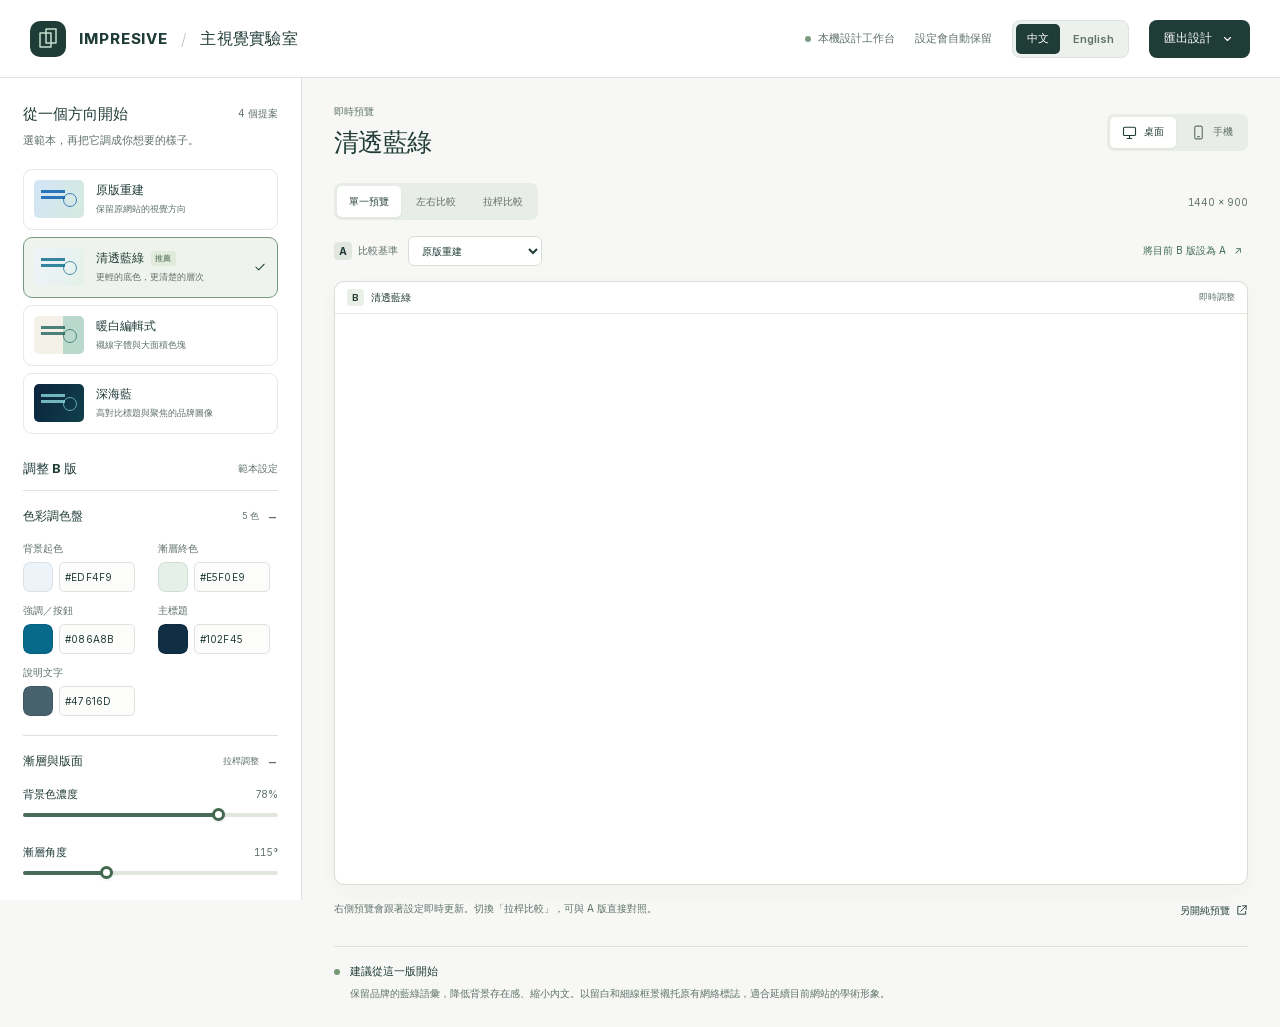
<file: index.html>
<!doctype html>
<html lang="zh-Hant">
<head>
  <meta charset="utf-8">
  <meta name="viewport" content="width=device-width, initial-scale=1">
  <meta name="description" content="IMPRESIVE 首頁主視覺比較與即時調色工具">
  <title>IMPRESIVE — 主視覺實驗室</title>
  <link rel="icon" href="data:image/svg+xml,%3Csvg xmlns='http://www.w3.org/2000/svg' viewBox='0 0 40 40'%3E%3Crect width='40' height='40' rx='10' fill='%23203c37'/%3E%3Cpath d='M12 12h16v16H12z' fill='none' stroke='%23b7dbc9' stroke-width='2'/%3E%3C/svg%3E">
  <link rel="stylesheet" href="studio.css">
  <link rel="stylesheet" href="studio-i18n.css">
</head>
<body id="top">
  <header class="studio-header">
    <a class="studio-brand" href="#top" aria-label="IMPRESIVE 主視覺實驗室首頁">
      <svg class="studio-mark" viewBox="0 0 36 36" aria-hidden="true"><rect width="36" height="36" rx="10" fill="currentColor"/><path d="M10 12h11v14H10zM16 8h10v14H16z" fill="none" stroke="#c4e0ce" stroke-width="1.5"/></svg>
      <span><strong>IMPRESIVE</strong><span class="brand-divider">/</span><span>主視覺實驗室</span></span>
    </a>
    <div class="header-actions"><span class="local-badge"><i></i>本機設計工作台</span><span id="saveStatus" class="save-status" role="status">設定會自動保留</span>
      <div class="language-switch" role="group" aria-label="介面語言">
        <button type="button" data-language="zh-Hant" lang="zh-Hant" aria-pressed="true">中文</button>
        <button type="button" data-language="en" lang="en" aria-pressed="false">English</button>
      </div>
      <details class="export-menu" id="exportMenu"><summary class="button button-dark">匯出設計 <svg viewBox="0 0 20 20" aria-hidden="true"><path d="m6 8 4 4 4-4"/></svg></summary><div class="export-options">
        <button type="button" id="downloadHtml">下載 B 版 HTML<span>含字型與圖像，可離線開啟</span></button>
        <button type="button" id="copyCss">複製 B 版 CSS 變數<span>保留目前色彩與版面參數</span></button>
        <button type="button" id="downloadJson">下載 A/B 設定 JSON</button>
        <button type="button" id="importJson">載入設定 JSON</button>
      </div></details>
    </div>
  </header>
  <main class="workbench">
    <aside class="controls" aria-label="主視覺調整控制台">
      <section class="preset-section">
        <div class="section-title"><h1>從一個方向開始</h1><span>4 個提案</span></div>
        <p class="section-description">選範本，再把它調成你想要的樣子。</p>
        <div id="presetList" class="preset-list" aria-label="設計範本"></div>
      </section>
      <div class="custom-title"><h2>調整 B 版</h2><span id="customBadge">範本設定</span></div>
      <details class="control-section" open><summary>色彩調色盤<span>5 色</span></summary><div id="colorControls" class="color-controls"></div></details>
      <details class="control-section" open><summary>漸層與版面<span>拉桿調整</span></summary><div id="rangeControls" class="range-controls"></div></details>
      <div class="switch-row"><label for="animateLogo">標誌動畫</label><input id="animateLogo" type="checkbox" role="switch"><span class="switch-visual" aria-hidden="true"></span></div>
      <div id="contrastStatus" class="contrast-status" role="status"></div>
      <div class="controls-footer"><button id="resetPreset" type="button" class="button button-outline">還原此範本</button><p>調整只影響比較頁，原網站維持原樣。</p></div>
    </aside>
    <section class="preview-workspace" aria-label="設計預覽與比較">
      <div class="preview-heading"><div><div class="preview-label">即時預覽 <span id="modifiedDot" hidden>已自訂</span></div><h2 id="currentName">清透藍綠</h2></div><div class="device-toggle" role="group" aria-label="預覽裝置"><button type="button" data-device="desktop" aria-pressed="true"><svg viewBox="0 0 20 20" aria-hidden="true"><rect x="2" y="3" width="16" height="11" rx="1.5"/><path d="M7 18h6M10 14v4"/></svg>桌面</button><button type="button" data-device="mobile" aria-pressed="false"><svg viewBox="0 0 20 20" aria-hidden="true"><rect x="5" y="1.5" width="10" height="17" rx="2"/><path d="M9 15.5h2"/></svg>手機</button></div></div>
      <div class="preview-toolbar"><div class="view-toggle" role="group" aria-label="比較模式"><button type="button" data-mode="single" aria-pressed="true">單一預覽</button><button type="button" data-mode="side" aria-pressed="false">左右比較</button><button type="button" data-mode="wipe" aria-pressed="false">拉桿比較</button></div><span id="canvasSize">1440 × 900</span></div>
      <div class="reference-bar"><label for="referencePreset"><strong>A</strong> 比較基準</label><select id="referencePreset" aria-label="A 版比較基準"><option value="original">原版重建</option><option value="refined">清透藍綠</option><option value="editorial">暖白編輯式</option><option value="navy">深海藍</option><option value="snapshot" hidden>已固定的自訂版本</option></select><button type="button" id="pinReference">將目前 B 版設為 A <span aria-hidden="true">↗</span></button></div>
      <div class="canvas-area" id="canvasArea"><div id="stage" class="stage" data-mode="single" data-device="desktop">
        <div class="preview-pane pane-a"><div class="pane-caption"><span class="version-label">A</span><strong id="referenceName">原版重建</strong><span>比較基準</span></div><div class="frame-shell" id="shellA"><iframe id="frameA" title="A 版：固定比較基準" sandbox="allow-scripts allow-popups allow-popups-to-escape-sandbox"></iframe></div></div>
        <div class="preview-pane pane-b"><div class="pane-caption"><span class="version-label">B</span><strong id="versionName">清透藍綠</strong><span>即時調整</span></div><div class="frame-shell" id="shellB"><iframe id="frameB" title="B 版：目前調整中的主視覺" sandbox="allow-scripts allow-popups allow-popups-to-escape-sandbox"></iframe></div></div>
        <div class="wipe-control" id="wipeControl" hidden><div class="wipe-line"><span><svg viewBox="0 0 32 20" aria-hidden="true"><path d="m10 5-5 5 5 5m12-10 5 5-5 5M16 3v14"/></svg></span></div><input type="range" min="0" max="100" value="50" id="wipeRange" aria-label="拖曳調整 A/B 比較分界" aria-valuetext="左側 A 版 50%，右側 B 版 50%"></div>
      </div></div>
      <div class="preview-footnote"><p id="previewHint">右側預覽會跟著設定即時更新。切換「拉桿比較」，可與 A 版直接對照。</p><button type="button" id="openPreview">另開純預覽 <svg viewBox="0 0 20 20" aria-hidden="true"><path d="M11 3h6v6M17 3l-9 9M8 4H3v13h13v-5"/></svg></button></div>
      <div class="direction-note"><span class="note-dot"></span><div><strong id="directionTitle">建議從這一版開始</strong><p id="directionDescription">以更輕的背景襯托品牌藍綠，縮小內文，讓標題與網絡標誌各自有清楚的位置。</p></div></div>
    </section>
  </main>
  <div id="toast" class="toast" role="status" hidden></div>
  <input id="importFile" type="file" accept=".json,application/json" hidden>
  <noscript><p class="noscript">請啟用 JavaScript 以使用即時調色與比較功能。</p></noscript>
  <script src="assets.js"></script>
  <script src="hero-preview.js"></script>
  <script src="studio-i18n.js"></script>
  <script src="studio.js"></script>
</body>
</html>
</file>
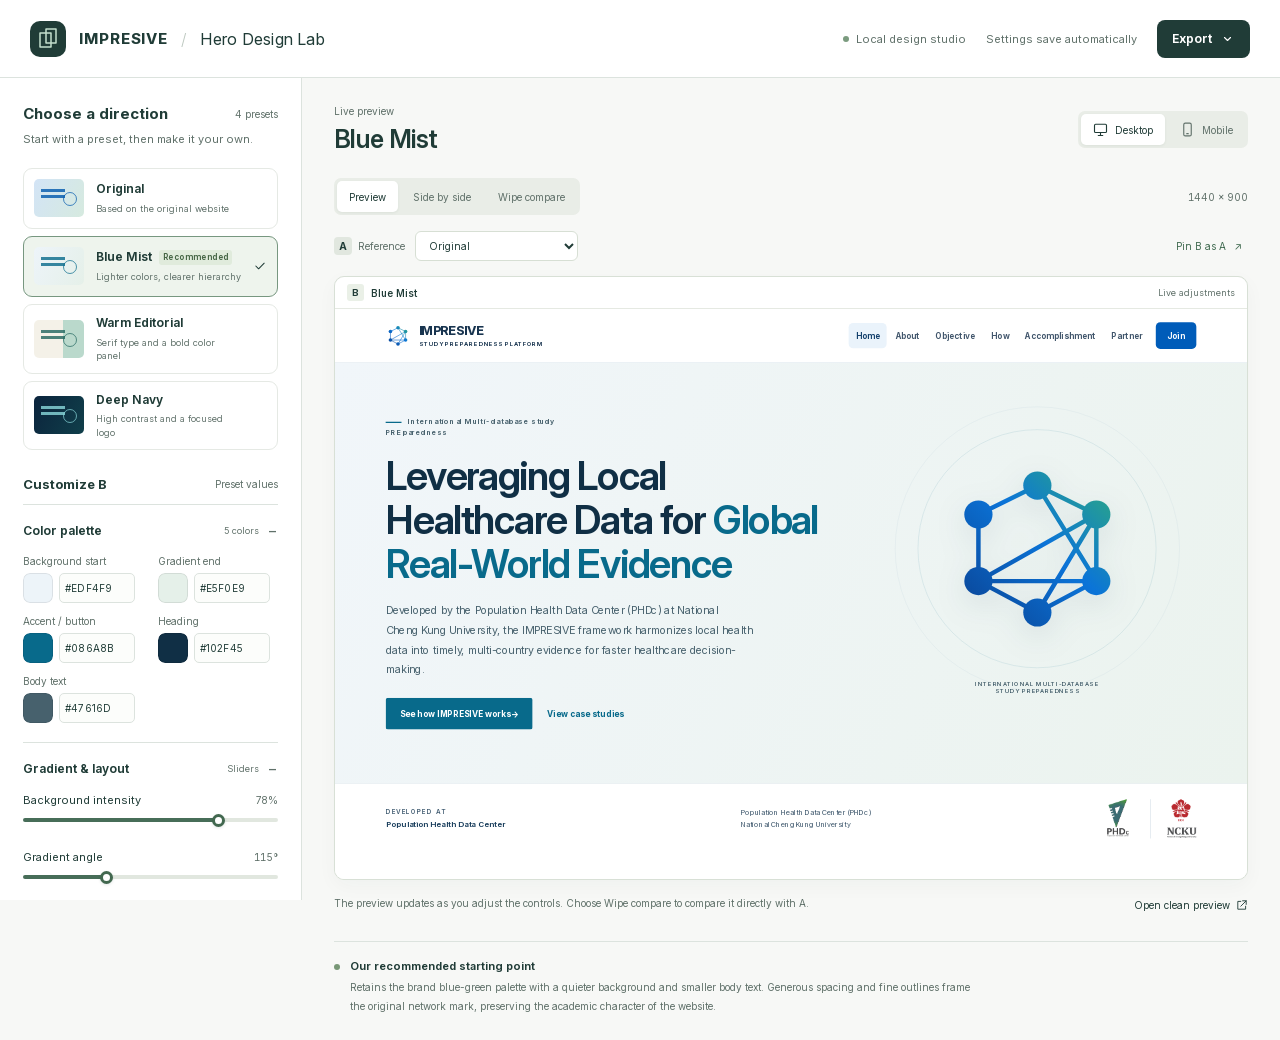
<file: IMPRESIVE-Hero-Lab-EN.html>
<!doctype html>
<html lang="en">
<head>
  <meta charset="utf-8">
  <meta name="viewport" content="width=device-width, initial-scale=1">
  <meta name="description" content="Compare and customize IMPRESIVE homepage hero designs in real time.">
  <title>IMPRESIVE — Hero Design Lab</title>
  <link rel="icon" href="data:image/svg+xml,%3Csvg xmlns='http://www.w3.org/2000/svg' viewBox='0 0 40 40'%3E%3Crect width='40' height='40' rx='10' fill='%23203c37'/%3E%3Cpath d='M12 12h16v16H12z' fill='none' stroke='%23b7dbc9' stroke-width='2'/%3E%3C/svg%3E">
  <style>
:root{--paper:#f7f8f6;--panel:#fff;--ink:#203c37;--muted:#60716a;--line:#dce3de;--subtle:#edf1ed;--green:#295548;--focus:#197658;--radius:8px;color-scheme:light;font-family:StudioInter,'Microsoft JhengHei','PingFang TC',sans-serif;color:var(--ink);background:var(--paper);font-synthesis:none}
*{box-sizing:border-box}body{margin:0}button,input,select,summary{font:inherit}button,select,summary,input[type=color],input[type=range]{cursor:pointer}button,a,input,select,summary{-webkit-tap-highlight-color:transparent}button{color:inherit}button:disabled{opacity:.5;cursor:default}a{color:inherit;text-decoration:none}button:focus-visible,a:focus-visible,input:focus-visible,select:focus-visible,summary:focus-visible{outline:3px solid #83bba2;outline-offset:3px}button:active{transform:translateY(1px)}::selection{color:#fff;background:#346b57}*{scrollbar-width:thin;scrollbar-color:#bac8bd transparent}svg{width:20px;height:20px;fill:none;stroke:currentColor;stroke-width:1.5;stroke-linecap:round;stroke-linejoin:round;flex-shrink:0}h1,h2,p{margin:0}button{border:0;background:transparent}button,input,select{min-height:36px}input,select{caret-color:var(--focus)}[hidden]{display:none!important}
.studio-header{height:78px;display:flex;align-items:center;justify-content:space-between;gap:20px;padding:0 30px;border-bottom:1px solid var(--line);background:var(--panel)}.studio-brand{display:flex;align-items:center;gap:13px;white-space:nowrap}.studio-mark{width:36px;height:36px;stroke:none}.studio-brand>span{display:flex;align-items:center;gap:13px;font-size:16px;letter-spacing:.015em}.studio-brand strong{font-size:15px;letter-spacing:.06em;font-weight:750}.brand-divider{color:#bdc8c0;font-weight:300}.header-actions{display:flex;gap:20px;align-items:center}.local-badge{font-size:11px;color:var(--muted);display:flex;gap:7px;align-items:center}.local-badge i{width:6px;height:6px;border-radius:50%;background:#7b9b7f}.save-status{font-size:11px;color:var(--muted)}.button{display:inline-flex;align-items:center;justify-content:center;gap:8px;min-height:38px;border-radius:var(--radius);padding:0 15px;font-size:12px;font-weight:650;white-space:nowrap}.button-dark{background:var(--ink);color:#fff}.button-dark:hover{background:#31574c}.button-outline{border:1px solid #cbd7ce;background:#fff}.button-outline:hover{background:var(--subtle)}.export-menu{position:relative}.export-menu summary{list-style:none}.export-menu summary::-webkit-details-marker{display:none}.export-menu svg{width:15px}.export-options{position:absolute;z-index:10;right:0;top:48px;width:250px;padding:7px;border:1px solid var(--line);background:white;border-radius:12px;box-shadow:0 14px 35px #203c371c}.export-options button{display:block;width:100%;text-align:left;padding:12px;border-radius:6px;font-size:12px}.export-options button:hover{background:var(--subtle)}.export-options span{display:block;color:var(--muted);font-size:10px;margin-top:4px}
.workbench{display:grid;grid-template-columns:302px minmax(0,1fr);height:calc(100dvh - 78px);min-height:650px}.controls{overflow-y:auto;background:#fff;border-right:1px solid var(--line);padding:26px 23px 0}.section-title{display:flex;justify-content:space-between;align-items:center;gap:10px}.section-title h1{font-size:15px;font-weight:700}.section-title>span{font-size:10px;color:var(--muted)}.section-description{font-size:11px;line-height:1.8;margin:7px 0 18px;color:var(--muted)}.preset-list{display:grid;gap:7px}.preset{display:flex;align-items:center;text-align:left;gap:12px;min-height:61px;padding:10px;border:1px solid #e5e9e4;border-radius:9px;transition:background .18s,border-color .18s}.preset:hover{background:#f7f9f5;border-color:#b7c8ba}.preset[aria-pressed=true]{background:#eef4ed;border-color:#779780}.preset-art{position:relative;flex-shrink:0;overflow:hidden;width:50px;height:38px;border-radius:5px;background:linear-gradient(115deg,var(--c1),var(--c2))}.preset-art::before{content:'';position:absolute;top:10px;left:7px;width:24px;height:3px;background:var(--c3);box-shadow:0 6px 0 var(--c3);opacity:.8}.preset-art::after{content:'';position:absolute;right:7px;top:13px;width:12px;height:12px;border:1px solid var(--c3);border-radius:50%;opacity:.7}.preset[data-preset=editorial] .preset-art{background:linear-gradient(90deg,var(--c1) 58%,var(--c2) 58%)}.preset-text{flex:1}.preset-title{display:flex;align-items:center;gap:7px;font-size:12px;font-weight:650}.recommended{font-size:8px;letter-spacing:.05em;background:#e0ebdc;color:#456545;border-radius:3px;padding:2px 4px}.preset-subtitle{display:block;font-size:9px;color:var(--muted);margin-top:4px}.preset-check{width:14px;height:14px;opacity:0}.preset[aria-pressed=true] .preset-check{opacity:1}.custom-title{display:flex;align-items:center;justify-content:space-between;margin-top:26px;padding:0 0 12px;border-bottom:1px solid var(--line)}.custom-title h2{font-size:13px}.custom-title span{font-size:10px;color:var(--muted)}.control-section{border-bottom:1px solid var(--line)}.control-section>summary{display:flex;align-items:center;justify-content:space-between;padding:17px 0;font-size:12px;font-weight:650;list-style:none}.control-section>summary::after{content:'−';font-size:16px;line-height:1;font-weight:400;color:var(--muted);margin-left:8px}.control-section:not([open])>summary::after{content:'+'}.control-section>summary>span{margin-left:auto;color:var(--muted);font-weight:400;font-size:9px}.color-controls{display:grid;grid-template-columns:1fr 1fr;gap:12px 14px;padding-bottom:19px}.color-control>label{display:block;margin-bottom:6px;font-size:10px;color:var(--muted)}.color-field{display:flex;align-items:center;gap:6px}.color-field input[type=color]{appearance:none;-webkit-appearance:none;min-height:30px;height:30px;width:30px;flex:0 0 30px;padding:0;background:none;border:0;border-radius:7px;overflow:hidden}.color-field input[type=color]::-webkit-color-swatch-wrapper{padding:0}.color-field input[type=color]::-webkit-color-swatch{border:1px solid #00000015;border-radius:7px}.color-field input[type=color]::-moz-color-swatch{border:1px solid #00000015;border-radius:7px}.color-field input[type=text]{width:76px;min-width:0;min-height:30px;padding:4px 5px;border:1px solid var(--line);border-radius:5px;font-size:10px;letter-spacing:.02em;color:var(--ink);background:#fcfdfb}.color-field input[aria-invalid=true]{border-color:#a94e24;background:#fff7f1}.range-controls{display:grid;gap:17px;padding:0 0 20px}.range-label{display:flex;align-items:center;justify-content:space-between;margin-bottom:8px}.range-label label{font-size:11px}.range-label output{font-size:10px;color:var(--muted);font-variant-numeric:tabular-nums}.range-control input[type=range]{appearance:none;width:100%;display:block;height:4px;min-height:4px;border-radius:4px;background:linear-gradient(to right,#476d58 var(--range-progress,50%),#e1e7df var(--range-progress,50%));margin:11px 0}.range-control input::-webkit-slider-thumb{appearance:none;width:13px;height:13px;border-radius:50%;background:#fff;border:3px solid #42684f;box-shadow:0 1px 3px #203c3720}.range-control input::-moz-range-thumb{width:9px;height:9px;border-radius:50%;background:#fff;border:3px solid #42684f}.switch-row{display:flex;align-items:center;padding:17px 0;position:relative;font-size:11px}.switch-row label{flex:1;cursor:pointer}.switch-row input{position:absolute;right:0;width:34px;height:20px;min-height:20px;margin:0;opacity:0;z-index:2;cursor:pointer}.switch-visual{width:34px;height:20px;border-radius:12px;background:#d8e0d9;position:relative}.switch-visual::after{content:'';position:absolute;left:3px;top:3px;width:14px;height:14px;border-radius:50%;background:#fff;transition:transform .15s}.switch-row input:checked+.switch-visual{background:#42684f}.switch-row input:checked+.switch-visual::after{transform:translateX(14px)}.switch-row input:focus-visible+.switch-visual{outline:3px solid #83bba2;outline-offset:3px}.contrast-status{font-size:10px;line-height:1.7;padding:10px 11px;background:#edf3ed;color:#426448;border-radius:6px}.contrast-status.warning{color:#8b4419;background:#fff0df}.contrast-status strong{display:block;font-weight:650}.controls-footer{padding:18px 0 20px;background:#fff}.controls-footer button{width:100%;font-size:11px}.controls-footer p{font-size:9px;color:var(--muted);line-height:1.7;margin-top:10px;text-align:center}
.preview-workspace{min-width:0;overflow-y:auto;padding:27px 32px 24px;display:flex;flex-direction:column;align-items:stretch}.preview-heading{display:flex;align-items:center;justify-content:space-between;gap:12px}.preview-label{font-size:10px;color:var(--muted);display:flex;gap:9px;align-items:center}.preview-label span{font-size:9px;color:#6c7759;border:1px solid #cbd6bd;border-radius:4px;padding:1px 5px}.preview-heading h2{font-size:25px;letter-spacing:-.025em;font-weight:600;margin-top:7px}.device-toggle,.view-toggle{display:flex;align-items:center;gap:3px;border-radius:7px;padding:3px;background:#e9ede7}.device-toggle button,.view-toggle button{display:flex;align-items:center;justify-content:center;gap:7px;min-height:31px;font-size:10px;padding:0 12px;border-radius:5px;color:var(--muted);white-space:nowrap}.device-toggle button:hover,.view-toggle button:hover{color:var(--ink);background:#f4f6f0}.device-toggle button[aria-pressed=true],.view-toggle button[aria-pressed=true]{color:var(--ink);background:#fff;box-shadow:0 1px 3px #203c3710}.device-toggle svg{width:15px;height:15px}.preview-toolbar{display:flex;justify-content:space-between;align-items:center;gap:14px;margin-top:24px;margin-bottom:16px}.preview-toolbar>span{font-size:10px;color:var(--muted);font-variant-numeric:tabular-nums}.reference-bar{display:flex;align-items:center;gap:10px;margin-bottom:15px;min-height:30px;font-size:10px;color:var(--muted)}.reference-bar label{display:flex;align-items:center;gap:6px;white-space:nowrap}.reference-bar label strong{display:grid;place-items:center;width:18px;height:18px;border-radius:4px;background:#e1e7df;font-size:10px;color:var(--ink)}.reference-bar select{border:1px solid #d7dfd4;background:#fff;color:var(--ink);border-radius:6px;padding:0 23px 0 9px;min-height:30px;max-width:180px;font-size:10px}.reference-bar button{margin-left:auto;font-size:10px;min-height:30px;color:#416b51}.reference-bar button:hover{text-decoration:underline;text-underline-offset:4px}.reference-bar button span{margin-left:5px}.canvas-area{min-width:0;display:flex;justify-content:center;align-items:flex-start;padding:0;background:#e4e9e2;border-radius:10px;box-shadow:0 6px 20px #203c3709;overflow:hidden;border:1px solid #d8e0d6}.stage{width:100%;position:relative;display:grid;grid-template-columns:minmax(0,1fr);gap:16px;background:#e4e9e2}.preview-pane{min-width:0;position:relative;overflow:hidden;background:#fff}.pane-a{display:none}.pane-caption{height:32px;display:flex;align-items:center;gap:7px;padding:0 12px;background:#fff;border-bottom:1px solid #e5e9e2;font-size:10px;color:var(--muted)}.pane-caption strong{font-weight:550;color:var(--ink)}.pane-caption>span:last-child{margin-left:auto;font-size:9px}.version-label{font-size:9px;font-weight:700;width:17px;height:17px;border-radius:3px;background:#eaf0e7;display:grid;place-items:center;color:var(--ink)}.frame-shell{position:relative;overflow:hidden;background:#fff}.frame-shell iframe{position:absolute;top:0;left:0;border:0;width:1440px;height:900px;transform-origin:top left;display:block;background:#fff}.stage[data-mode=side]{grid-template-columns:1fr 1fr;gap:8px}.stage[data-mode=side] .pane-a{display:block}.stage[data-mode=wipe]{display:block}.stage[data-mode=wipe] .pane-a{display:block}.stage[data-mode=wipe] .pane-b{position:absolute;inset:0;clip-path:inset(0 0 0 var(--split,50%))}.stage[data-mode=wipe] .pane-b .pane-caption{justify-content:flex-end}.stage[data-mode=wipe] .pane-b .pane-caption>span:last-child{margin-left:0}.stage[data-mode=wipe] iframe{pointer-events:none}.wipe-control{position:absolute;inset:32px 0 0;z-index:3;--split:50%;pointer-events:none}.wipe-line{position:absolute;left:var(--split);top:0;bottom:0;width:2px;background:#fff;box-shadow:0 0 0 1px #203c3725;transform:translateX(-50%)}.wipe-line>span{display:grid;place-items:center;position:absolute;left:50%;top:50%;transform:translate(-50%,-50%);width:42px;height:42px;border-radius:50%;background:#fff;color:#244c3e;box-shadow:0 3px 16px #14291d30}.wipe-line svg{width:27px;height:20px}.wipe-control input{pointer-events:auto;position:absolute;inset:0;width:100%;height:100%;margin:0;opacity:0;cursor:ew-resize}.wipe-control:focus-within .wipe-line>span{outline:4px solid #83bba2}.stage[data-device=mobile]{max-width:390px}.stage[data-device=mobile][data-mode=side]{max-width:100%}.preview-footnote{display:flex;align-items:flex-start;justify-content:space-between;gap:15px;margin-top:14px;color:var(--muted);font-size:10px;line-height:1.8}.preview-footnote p{max-width:72ch}.preview-footnote button{display:flex;align-items:center;gap:6px;flex-shrink:0;min-height:22px;padding:0;font-size:10px;line-height:1.8;color:var(--ink)}.preview-footnote button:hover{text-decoration:underline;text-underline-offset:4px}.preview-footnote svg{width:12px;height:12px}.direction-note{display:flex;align-items:flex-start;gap:10px;border-top:1px solid var(--line);margin-top:25px;padding-top:17px;font-size:11px}.note-dot{flex-shrink:0;width:6px;height:6px;background:#789776;border-radius:50%;margin-top:5px}.direction-note strong{font-size:11px;font-weight:650}.direction-note p{font-size:10px;color:var(--muted);max-width:90ch;line-height:1.9;margin-top:5px;text-wrap:pretty}.toast{position:fixed;z-index:20;bottom:24px;left:50%;transform:translateX(-50%);max-width:calc(100vw - 32px);padding:12px 22px;border-radius:9px;background:#203c37;color:#fff;box-shadow:0 6px 25px #203c3725;font-size:12px;line-height:1.7}.noscript{position:fixed;inset:0;z-index:30;background:#fff;padding:40px}
.canvas-area{flex-shrink:0}.workbench{height:auto;min-height:calc(100dvh - 78px);align-items:start}.controls{height:calc(100dvh - 78px);position:sticky;top:0}.preview-workspace{overflow-y:visible}
@media(min-width:1700px){.workbench{grid-template-columns:322px minmax(0,1fr)}.controls{padding-inline:28px}.preview-workspace{padding:34px 48px}.preview-heading h2{font-size:28px}}
@media(max-width:1150px){.studio-header{padding-inline:22px}.save-status{display:none}.workbench{grid-template-columns:270px minmax(0,1fr)}.controls{padding-inline:17px}.preview-workspace{padding-inline:22px}.color-controls{gap:12px 8px}.color-field input[type=text]{width:72px}.local-badge{display:none}.preview-footnote{flex-wrap:wrap}}
@media(max-width:800px){.studio-header{height:67px;padding:0 16px}.studio-brand{gap:9px}.studio-brand>span{font-size:12px;gap:9px}.studio-brand strong{font-size:12px}.studio-mark{width:30px;height:30px}.header-actions{gap:0}.button-dark{font-size:10px;padding-inline:10px;min-height:34px}.workbench{display:flex;flex-direction:column;height:auto;min-height:0}.preview-workspace{order:-1;padding:24px 18px}.controls{overflow:visible;border-top:1px solid var(--line);border-right:0;padding:24px 20px;display:grid;grid-template-columns:1fr 1fr;align-items:start;gap:18px 24px}.preset-section{grid-column:1/-1}.preset-list{grid-template-columns:1fr 1fr}.section-description{margin-bottom:13px}.custom-title{grid-column:1/-1;margin-top:6px}.control-section{align-self:stretch}.color-controls{gap:14px 8px}.color-field input[type=text]{width:80px}.switch-row{grid-column:1}.contrast-status{grid-column:2}.controls-footer{grid-column:1/-1;display:flex;align-items:center;justify-content:space-between;gap:15px;padding:0}.controls-footer button{width:auto}.controls-footer p{margin:0;text-align:right}.preview-heading h2{font-size:23px}.preview-toolbar{margin-top:21px}.reference-bar{flex-wrap:wrap;gap:8px}.reference-bar button{font-size:9px}.direction-note{margin-top:20px}.preview-footnote{font-size:9px}.direction-note p{font-size:10px}}
@media(max-width:480px){.studio-brand>span{display:block;line-height:1.55}.studio-brand>span>strong{display:block;letter-spacing:.08em;font-size:10px}.brand-divider{display:none}.studio-brand>span>span:last-child{font-size:11px}.preview-workspace{padding:22px 14px}.device-toggle button{padding:0 9px;font-size:9px}.view-toggle button{padding:0 9px;font-size:9px}.preview-toolbar>span{font-size:8px}.reference-bar select{max-width:137px;font-size:9px}.reference-bar button{margin-left:0}.controls{display:block;padding-inline:20px}.preset-list{gap:7px}.preset{padding:8px;gap:7px}.preset-art{width:39px}.preset-subtitle{font-size:8px}.preset-title{font-size:10px;gap:4px}.recommended{font-size:7px}.preset-check{display:none}.custom-title{margin-top:24px}.color-controls{grid-template-columns:repeat(3,1fr);gap:14px 8px}.color-field{gap:5px}.color-field input[type=color]{width:25px;flex-basis:25px;height:28px;min-height:28px}.color-field input[type=text]{font-size:9px;width:68px;padding-inline:3px}.range-controls{gap:18px}.contrast-status{margin-bottom:16px}.controls-footer p{font-size:8px}.export-options{width:230px}.pane-caption{padding-inline:8px;font-size:8px;gap:5px}.pane-caption>span:last-child{display:none}.stage[data-mode=side]{gap:4px}.preview-footnote{gap:9px}.preview-footnote p{max-width:52ch}.direction-note p{line-height:1.8}}
@media(prefers-reduced-motion:reduce){*,*::before,*::after{transition:none!important;animation:none!important}}
@media(max-width:800px){.workbench{min-height:0}.controls{height:auto;position:static}}

</style>
  <style>
/* Allow longer English labels to wrap without changing the original interface. */
.preset-text{min-width:0}
.preset-title{flex-wrap:wrap;gap:4px 7px;line-height:1.4}
.preset-subtitle{line-height:1.5;overflow-wrap:break-word}
.section-title>span{flex-shrink:0}
.preview-toolbar,.reference-bar{flex-wrap:wrap}
.controls-footer button{flex-shrink:0}
.export-options button{line-height:1.6}
@media(max-width:480px){
  .preset{align-items:flex-start}
  .color-control>label{line-height:1.5;min-height:15px}
  .controls-footer{align-items:flex-start}
  .controls-footer p{max-width:23ch}
}

</style>
</head>
<body id="top">
  <header class="studio-header">
    <a class="studio-brand" href="#top" aria-label="IMPRESIVE Hero Design Lab home">
      <svg class="studio-mark" viewBox="0 0 36 36" aria-hidden="true"><rect width="36" height="36" rx="10" fill="currentColor"/><path d="M10 12h11v14H10zM16 8h10v14H16z" fill="none" stroke="#c4e0ce" stroke-width="1.5"/></svg>
      <span><strong>IMPRESIVE</strong><span class="brand-divider">/</span><span>Hero Design Lab</span></span>
    </a>
    <div class="header-actions"><span class="local-badge"><i></i>Local design studio</span><span id="saveStatus" class="save-status" role="status">Settings save automatically</span>
      <details class="export-menu" id="exportMenu"><summary class="button button-dark">Export <svg viewBox="0 0 20 20" aria-hidden="true"><path d="m6 8 4 4 4-4"/></svg></summary><div class="export-options">
        <button type="button" id="downloadHtml">Download B as HTML<span>Includes fonts and images for offline use</span></button>
        <button type="button" id="copyCss">Copy B's CSS variables<span>Keep the current colors and layout values</span></button>
        <button type="button" id="downloadJson">Download A/B settings JSON</button>
        <button type="button" id="importJson">Import settings JSON</button>
      </div></details>
    </div>
  </header>
  <main class="workbench">
    <aside class="controls" aria-label="Hero design controls">
      <section class="preset-section">
        <div class="section-title"><h1>Choose a direction</h1><span>4 presets</span></div>
        <p class="section-description">Start with a preset, then make it your own.</p>
        <div id="presetList" class="preset-list" aria-label="Design presets"></div>
      </section>
      <div class="custom-title"><h2>Customize B</h2><span id="customBadge">Preset settings</span></div>
      <details class="control-section" open><summary>Color palette<span>5 colors</span></summary><div id="colorControls" class="color-controls"></div></details>
      <details class="control-section" open><summary>Gradient &amp; layout<span>Sliders</span></summary><div id="rangeControls" class="range-controls"></div></details>
      <div class="switch-row"><label for="animateLogo">Animate logo</label><input id="animateLogo" type="checkbox" role="switch"><span class="switch-visual" aria-hidden="true"></span></div>
      <div id="contrastStatus" class="contrast-status" role="status"></div>
      <div class="controls-footer"><button id="resetPreset" type="button" class="button button-outline">Reset this preset</button><p>Changes apply here only. Your original site is unchanged.</p></div>
    </aside>
    <section class="preview-workspace" aria-label="Design preview and comparison">
      <div class="preview-heading"><div><div class="preview-label">Live preview <span id="modifiedDot" hidden>Customized</span></div><h2 id="currentName">Blue Mist</h2></div><div class="device-toggle" role="group" aria-label="Preview device"><button type="button" data-device="desktop" aria-pressed="true"><svg viewBox="0 0 20 20" aria-hidden="true"><rect x="2" y="3" width="16" height="11" rx="1.5"/><path d="M7 18h6M10 14v4"/></svg>Desktop</button><button type="button" data-device="mobile" aria-pressed="false"><svg viewBox="0 0 20 20" aria-hidden="true"><rect x="5" y="1.5" width="10" height="17" rx="2"/><path d="M9 15.5h2"/></svg>Mobile</button></div></div>
      <div class="preview-toolbar"><div class="view-toggle" role="group" aria-label="Comparison mode"><button type="button" data-mode="single" aria-pressed="true">Preview</button><button type="button" data-mode="side" aria-pressed="false">Side by side</button><button type="button" data-mode="wipe" aria-pressed="false">Wipe compare</button></div><span id="canvasSize">1440 × 900</span></div>
      <div class="reference-bar"><label for="referencePreset"><strong>A</strong> Reference</label><select id="referencePreset" aria-label="A reference preset"><option value="original">Original</option><option value="refined">Blue Mist</option><option value="editorial">Warm Editorial</option><option value="navy">Deep Navy</option><option value="snapshot" hidden>Pinned custom version</option></select><button type="button" id="pinReference">Pin B as A <span aria-hidden="true">↗</span></button></div>
      <div class="canvas-area" id="canvasArea"><div id="stage" class="stage" data-mode="single" data-device="desktop">
        <div class="preview-pane pane-a"><div class="pane-caption"><span class="version-label">A</span><strong id="referenceName">Original</strong><span>Reference</span></div><div class="frame-shell" id="shellA"><iframe id="frameA" title="A: fixed reference design" sandbox="allow-scripts allow-popups allow-popups-to-escape-sandbox"></iframe></div></div>
        <div class="preview-pane pane-b"><div class="pane-caption"><span class="version-label">B</span><strong id="versionName">Blue Mist</strong><span>Live adjustments</span></div><div class="frame-shell" id="shellB"><iframe id="frameB" title="B: current hero design" sandbox="allow-scripts allow-popups allow-popups-to-escape-sandbox"></iframe></div></div>
        <div class="wipe-control" id="wipeControl" hidden><div class="wipe-line"><span><svg viewBox="0 0 32 20" aria-hidden="true"><path d="m10 5-5 5 5 5m12-10 5 5-5 5M16 3v14"/></svg></span></div><input type="range" min="0" max="100" value="50" id="wipeRange" aria-label="Adjust the A/B comparison divider" aria-valuetext="A on the left 50%, B on the right 50%"></div>
      </div></div>
      <div class="preview-footnote"><p id="previewHint">The preview updates as you adjust the settings. Choose Wipe compare to compare it directly with A.</p><button type="button" id="openPreview">Open clean preview <svg viewBox="0 0 20 20" aria-hidden="true"><path d="M11 3h6v6M17 3l-9 9M8 4H3v13h13v-5"/></svg></button></div>
      <div class="direction-note"><span class="note-dot"></span><div><strong id="directionTitle">Our recommended starting point</strong><p id="directionDescription">A lighter background highlights the brand's blue and green, while smaller body text gives the headline and network mark their own space.</p></div></div>
    </section>
  </main>
  <div id="toast" class="toast" role="status" hidden></div>
  <input id="importFile" type="file" accept=".json,application/json" hidden>
  <noscript><p class="noscript">Enable JavaScript to use live color controls and design comparison.</p></noscript>
  <script>
window.HERO_ASSETS = Object.freeze({"logoStatic":"[data-uri]","logoAnimated":"[data-uri]","phdc":"[data-uri]","ncku":"[data-uri]","font":"[data-uri]"});

</script>
  <script>
(function () {
  "use strict";

  const defaults = {
    layout: "original", bgStart: "#d3e4f6", bgEnd: "#d6eadf",
    accent: "#0058ad", ink: "#0b2545", muted: "#2f4559", angle: 120,
    strength: 100, titleSize: 58, logoSize: 300, spacing: 70,
    pattern: 0, animate: false
  };

  function escape(value) {
    return String(value ?? "").replace(/[&<>"']/g, (char) => ({
      "&": "&amp;", "<": "&lt;", ">": "&gt;", '"': "&quot;", "'": "&#39;"
    }[char]));
  }

  function numeric(value, fallback, min, max) {
    const number = Number(value);
    return Number.isFinite(number) ? Math.max(min, Math.min(max, number)) : fallback;
  }

  function hex(value, fallback) {
    return /^#[\da-f]{6}$/i.test(String(value)) ? String(value) : fallback;
  }

  function blend(color, base, amount) {
    const channel = (source, index) => parseInt(source.slice(index, index + 2), 16);
    return "#" + [1, 3, 5].map((index) => Math.round(
      channel(base, index) + (channel(color, index) - channel(base, index)) * amount
    ).toString(16).padStart(2, "0")).join("");
  }

  function luminance(color) {
    const values = [1, 3, 5].map((index) => {
      const value = parseInt(color.slice(index, index + 2), 16) / 255;
      return value <= .04045 ? value / 12.92 : ((value + .055) / 1.055) ** 2.4;
    });
    return values[0] * .2126 + values[1] * .7152 + values[2] * .0722;
  }

  function buttonText(background) {
    const surface = luminance(background);
    const whiteContrast = 1.05 / (surface + .05);
    const darkContrast = (Math.max(surface, luminance("#0b2545")) + .05) /
      (Math.min(surface, luminance("#0b2545")) + .05);
    return whiteContrast >= darkContrast ? "#ffffff" : "#0b2545";
  }

  function render(config, assets) {
    const incoming = config || {};
    const suppliedAssets = assets || {};
    const settings = { ...defaults, ...incoming };
    const layout = ["original", "refined", "editorial", "navy"].includes(settings.layout)
      ? settings.layout : "original";
    const isDark = layout === "navy";
    const strength = numeric(settings.strength, 100, 0, 100) / 100;
    const base = isDark ? "#071b30" : "#ffffff";
    const start = blend(hex(settings.bgStart, defaults.bgStart), base, strength);
    const end = blend(hex(settings.bgEnd, defaults.bgEnd), base, strength);
    const ink = hex(settings.ink, isDark ? "#f2f7fc" : defaults.ink);
    const accent = hex(settings.accent, isDark ? "#7cd8e6" : defaults.accent);
    const muted = hex(settings.muted, isDark ? "#bdd0df" : defaults.muted);
    const angle = numeric(settings.angle, 120, 0, 360);
    const titleSize = numeric(settings.titleSize, 58, 42, 76);
    const logoSize = numeric(settings.logoSize, 300, 200, 420);
    const spacing = numeric(settings.spacing, 70, 48, 110);
    const pattern = numeric(settings.pattern, 0, 0, 40) / 100;
    const staticLogo = escape(suppliedAssets.logoStatic);
    const animatedLogo = escape(suppliedAssets.logoAnimated || suppliedAssets.logoStatic);
    const logo = settings.animate ? animatedLogo : staticLogo;
    const phdc = escape(suppliedAssets.phdc);
    const ncku = escape(suppliedAssets.ncku);
    const font = escape(suppliedAssets.font);
    const navItems = [
      ["Home", "index.html"], ["About", "about.html"], ["Objective", "objective.html"],
      ["How", "how.html"], ["Accomplishment", "cases.html"],
      ["Partner", "databases.html"], ["Join", "join.html"]
    ];
    const nav = navItems.map(([label, href], index) =>
      `<a href="../Website_261107-1/${href}" target="_blank" rel="noopener noreferrer"${index === 0 ? ' aria-current="page"' : ""}${label === "Join" ? ' class="nav-join"' : ""}>${label}<span class="sr-only"> (opens original website in a new tab)</span></a>`
    ).join("");

    return `<!doctype html>
<html lang="en">
<head>
  <meta charset="utf-8">
  <meta name="viewport" content="width=device-width, initial-scale=1">
  <title>IMPRESIVE — ${escape(layout)} hero preview</title>
  <style>
    @font-face{font-family:Inter;src:url("${font}") format("woff2");font-weight:100 900;font-style:normal;font-display:swap}
    :root{--start:${start};--end:${end};--accent:${accent};--ink:${ink};--muted:${muted};--angle:${angle}deg;--title-size:${titleSize}px;--logo-size:${logoSize}px;--space:${spacing}px;--pattern:${pattern};--button-text:${buttonText(accent)}}
    *,*::before,*::after{box-sizing:border-box}
    html{color-scheme:light;scroll-behavior:smooth}
    ::selection{background:var(--accent);color:var(--button-text)}
    *{scrollbar-width:thin;scrollbar-color:var(--accent) var(--start)}
    ::-webkit-scrollbar{width:8px;height:8px}
    ::-webkit-scrollbar-track{background:var(--start)}
    ::-webkit-scrollbar-thumb{background:var(--accent);border:2px solid var(--start);border-radius:8px}
    body{margin:0;background:${isDark ? base : "#fff"};font-family:Inter,"Segoe UI","Microsoft JhengHei",Arial,sans-serif;-webkit-font-smoothing:antialiased}
    img{display:block;max-width:100%}
    a{color:inherit}
    button{font:inherit}
    a:focus-visible,button:focus-visible{outline:3px solid #16899d;outline-offset:5px}
    .sr-only{position:absolute;width:1px;height:1px;padding:0;margin:-1px;overflow:hidden;clip:rect(0,0,0,0);white-space:nowrap;border:0}
    .skip-link{position:absolute;top:-80px;left:16px;z-index:9;padding:12px 20px;background:#fff;color:#073763;border:2px solid #005cb9}
    .skip-link:focus{top:8px}
    .site-header{position:relative;z-index:5;background:#fff;color:#18344f;border-bottom:1px solid #e1e9ef}
    .nav-wrap{width:min(100% - 80px,1280px);min-height:84px;margin:auto;display:flex;align-items:center;gap:24px}
    .brand{display:flex;align-items:center;gap:13px;text-decoration:none;flex-shrink:0}
    .brand img{width:39px;height:39px}
    .brand-name{font-size:20px;font-weight:750;letter-spacing:-.025em;line-height:1.2}
    .brand-name small{display:block;font-size:9px;letter-spacing:.1em;font-weight:650;line-height:1.5;margin-top:3px;text-transform:uppercase}
    .nav-links{display:flex;align-items:center;gap:3px;margin-left:auto}
    .nav-links a{padding:12px 11px;text-decoration:none;font-size:13px;line-height:1.3;font-weight:650;border-radius:7px;color:#40556b;white-space:nowrap}
    .nav-links a:hover{background:#edf4fa;color:#064b88}
    .nav-links a[aria-current]{color:#123f6c;background:#eaf3fb}
    .nav-links .nav-join{margin-left:7px;padding:13px 18px;background:#005cb9;color:#fff}
    .nav-links .nav-join:hover{background:#074a8d;color:#fff}
    .menu-toggle{display:none;margin-left:auto;padding:10px 13px;border:1px solid #ccd9e4;background:white;border-radius:7px;color:#18344f;font-size:12px;cursor:pointer}
    .hero{position:relative;isolation:isolate;overflow:hidden;color:var(--ink);background:linear-gradient(var(--angle),var(--start),var(--end));border-top:4px solid var(--accent)}
    .hero::before{position:absolute;inset:0;z-index:-1;pointer-events:none;content:"";opacity:var(--pattern);background-image:radial-gradient(currentColor .8px,transparent .9px);background-size:19px 19px;mask-image:linear-gradient(90deg,transparent 35%,#000 100%)}
    .hero-inner{width:min(100% - 80px,1280px);min-height:calc(510px + var(--space) * 2);margin:auto;padding-block:var(--space);display:grid;grid-template-columns:minmax(0,1.8fr) minmax(220px,.68fr);align-items:center;gap:44px}
    .hero-copy{position:relative;z-index:2;min-width:0}
    .kicker{width:fit-content;max-width:100%;margin:0 0 23px;padding:11px 17px;border-radius:100px;background:#fff;color:#0c477d;font-size:13px;font-weight:650;line-height:1.5;letter-spacing:.035em}
    h1{margin:0;font-size:clamp(32px,var(--title-size),76px);font-weight:750;line-height:1.09;letter-spacing:-.035em;text-wrap:balance;color:var(--ink)}
    h1 .hero-em{color:var(--accent)}
    .tagline{max-width:69ch;margin:28px 0 0;color:var(--muted);font-size:clamp(17px,1.66vw,24px);font-weight:400;line-height:1.65;letter-spacing:-.012em}
    .actions{display:flex;flex-wrap:wrap;gap:12px;margin-top:28px}
    .button{display:inline-flex;align-items:center;justify-content:center;gap:18px;min-height:50px;padding:13px 21px;border:1px solid transparent;border-radius:8px;font-size:14px;line-height:1.4;font-weight:700;text-decoration:none;transition:transform .2s,box-shadow .2s}
    .button:hover{transform:translateY(-2px);box-shadow:0 6px 20px #071b3015}
    .button-primary{background:var(--accent);color:var(--button-text)}
    .button-secondary{background:#fff;color:var(--accent);border-color:var(--accent)}
    .visual{position:relative;display:flex;flex-direction:column;align-items:center;justify-content:center;justify-self:center;min-width:0;width:100%}
    .logo-stage{position:relative;display:grid;place-items:center;width:min(100%,var(--logo-size));aspect-ratio:1}
    .hero-logo{position:relative;z-index:1;display:block;width:100%;filter:drop-shadow(0 15px 24px #0b25451a)}
    .hero-logo img{width:100%;height:auto;aspect-ratio:1}
    .visual-caption{display:none}
    .partner-strip{background:#fff;border-top:1px solid #dce5eb;color:#466075}
    .partners-inner{width:min(100% - 80px,1280px);margin:auto;min-height:109px;display:flex;align-items:center;justify-content:space-between;gap:25px}
    .partner-label{font-size:10px;line-height:1.8;letter-spacing:.14em;text-transform:uppercase;font-weight:600}
    .partner-label strong{display:block;color:#153a59;letter-spacing:.02em;font-size:12px;font-weight:650;text-transform:none}
    .partner-logos{display:flex;align-items:center;gap:26px}
    .partner-logos img{height:62px;width:auto;max-width:130px;object-fit:contain}
    .partner-logos img+img{border-left:1px solid #d7e1e9;padding-left:26px;box-sizing:content-box}
    .institution-line{font-size:11px;line-height:1.7;max-width:300px;color:#496175}

    /* A more deliberate hierarchy and a quiet geometric frame for the authentic mark. */
    body.refined .hero{border-top:0}
    body.refined .hero-inner{grid-template-columns:minmax(0,1.25fr) minmax(250px,.9fr);gap:80px;min-height:calc(496px + var(--space) * 2)}
    body.refined .kicker{padding:0;border-radius:0;background:transparent;font-size:11px;letter-spacing:.11em;margin-bottom:26px;color:var(--muted);max-width:330px}
    body.refined .kicker::before{content:"";display:inline-block;width:25px;height:2px;background:var(--accent);vertical-align:middle;margin-right:11px}
    body.refined h1{font-weight:620;line-height:1.12;letter-spacing:-.035em}
    body.refined .tagline{font-size:17px;line-height:1.8;max-width:58ch;margin-top:24px}
    body.refined .actions{margin-top:30px}
    body.refined .button{border-radius:4px;font-size:13px}
    body.refined .button-secondary{background:transparent;border-color:transparent;padding-inline:10px}
    body.refined .logo-stage::before,body.refined .logo-stage::after{content:"";position:absolute;inset:-12%;border:1px solid var(--accent);border-radius:50%;opacity:.15}
    body.refined .logo-stage::after{inset:-24%;opacity:.07}
    body.refined .visual-caption{display:block;margin-top:55px;text-align:center;font-size:9px;font-weight:550;letter-spacing:.16em;text-transform:uppercase;color:var(--muted)}

    /* Editorial typesetting and a distinct colour field create a second composition. */
    body.editorial .hero{border-top:0;background:var(--start)}
    body.editorial .hero-inner{width:100%;max-width:none;grid-template-columns:minmax(0,1.15fr) minmax(300px,.85fr);padding:0;gap:0;min-height:calc(520px + var(--space) * 2);align-items:stretch}
    body.editorial .hero-copy{padding:var(--space) clamp(35px,5.5vw,100px);align-self:center}
    body.editorial .kicker{padding:0;background:transparent;border-radius:0;margin-bottom:30px;color:var(--muted);font-size:10px;line-height:1.7;letter-spacing:.15em;text-transform:uppercase}
    body.editorial h1{font-family:Georgia,"Times New Roman",serif;font-weight:400;letter-spacing:-.035em;line-height:1.06;font-size:clamp(32px,var(--title-size),76px)}
    body.editorial .hero-em{font-style:italic}
    body.editorial .tagline{max-width:53ch;font-size:16px;line-height:1.85;margin-top:27px}
    body.editorial .button{border-radius:0;font-size:12px;min-height:47px;padding:13px 17px}
    body.editorial .button-secondary{background:transparent;border-color:transparent;padding-left:0}
    body.editorial .visual{padding:var(--space) 50px;min-height:100%;background:linear-gradient(var(--angle),var(--end),var(--accent));overflow:hidden}
    body.editorial .visual::before,body.editorial .visual::after{content:"";position:absolute;left:35px;right:35px;height:1px;background:#ffffff5c;top:35px}
    body.editorial .visual::after{top:auto;bottom:35px}
    body.editorial .logo-stage{background:#ffffffed;border-radius:50%;padding:19px;box-shadow:0 10px 70px #071b300d}
    body.editorial .visual-caption{display:block;position:absolute;left:35px;bottom:49px;color:#fff;font-size:9px;line-height:1.7;font-weight:500;text-transform:uppercase;letter-spacing:.14em}

    /* Navy direction keeps official marks on a white surface and shifts the title register. */
    body.navy .hero{border-top:0}
    body.navy .hero-inner{grid-template-columns:minmax(0,1.2fr) minmax(250px,.9fr);gap:70px;min-height:calc(502px + var(--space) * 2)}
    body.navy .kicker{padding:0;border-radius:0;background:transparent;color:var(--muted);font-size:10px;letter-spacing:.14em;text-transform:uppercase;max-width:340px}
    body.navy .kicker::before{content:"";display:inline-block;width:6px;height:6px;margin-right:11px;background:var(--accent);border-radius:50%;vertical-align:middle}
    body.navy h1{font-weight:600;line-height:1.12}
    body.navy .tagline{font-size:17px;line-height:1.85;max-width:57ch}
    body.navy .button{border-radius:3px;font-size:13px}
    body.navy .button-secondary{background:transparent;color:var(--ink);border-color:#ffffff45}
    body.navy .logo-stage{padding:20px;border-radius:50%;background:#f7fbff;box-shadow:0 0 0 22px #ffffff03,0 0 0 23px #ffffff0d,0 0 0 56px #ffffff02,0 0 0 57px #ffffff08}
    body.navy .hero-logo{filter:none}
    body.navy .visual-caption{display:block;margin-top:78px;font-size:9px;letter-spacing:.17em;text-transform:uppercase;color:var(--muted)}

    @media(min-width:1500px){.hero-inner{min-height:calc(550px + var(--space) * 2)}}
    @media(max-width:1100px){
      .nav-wrap{width:calc(100% - 48px);gap:16px}.nav-links a{font-size:11px;padding:11px 8px}.brand-name{font-size:17px}.brand-name small{font-size:8px}.brand img{width:33px;height:33px}
      .hero-inner{width:calc(100% - 64px);gap:30px;grid-template-columns:minmax(0,1.65fr) minmax(190px,.7fr);min-height:calc(450px + var(--space) * 2)}
      h1,body.editorial h1{font-size:clamp(32px,calc(var(--title-size) * .84),64px)}.tagline{font-size:18px}.kicker{font-size:11px}
      body.refined .hero-inner,body.navy .hero-inner{gap:48px;grid-template-columns:minmax(0,1.25fr) minmax(200px,.8fr);min-height:calc(470px + var(--space) * 2)}
      body.editorial .hero-copy{padding-inline:38px}body.editorial .visual{padding-inline:36px}
      .partners-inner{width:calc(100% - 64px)}.institution-line{max-width:240px;font-size:10px}
    }
    @media(max-width:860px){
      .nav-wrap{min-height:72px;flex-wrap:wrap;gap:0;padding-block:13px}.menu-toggle{display:block}.nav-links{display:none;flex:1 0 100%;margin:13px 0 0;padding-top:12px;border-top:1px solid #e2eaf1;flex-wrap:wrap;gap:4px}.nav-links.is-open{display:flex}.nav-links a{font-size:12px;padding:11px 13px}.nav-links .nav-join{margin-left:0}
      .hero-inner{grid-template-columns:minmax(0,1.7fr) minmax(150px,.65fr);width:calc(100% - 56px);gap:25px;min-height:calc(420px + var(--space) * 2)}
      h1{font-size:clamp(30px,calc(var(--title-size) * .74),56px)}.tagline{font-size:16px}.button{font-size:12px;padding:12px 15px;min-height:46px}.kicker{font-size:10px;letter-spacing:.02em}
      body.refined .hero-inner,body.navy .hero-inner{gap:35px;grid-template-columns:minmax(0,1.4fr) minmax(160px,.7fr);min-height:calc(460px + var(--space) * 2)}body.refined .tagline,body.navy .tagline{font-size:15px}
      body.editorial .hero-inner{grid-template-columns:minmax(0,1.25fr) minmax(230px,.75fr);min-height:calc(470px + var(--space) * 2)}body.editorial .hero-copy{padding-inline:28px}body.editorial h1{font-size:clamp(30px,calc(var(--title-size) * .74),56px)}body.editorial .tagline{font-size:15px}.institution-line{display:none}
    }
    @media(max-width:620px){
      .nav-wrap{width:calc(100% - 40px);min-height:69px}.brand img{width:30px;height:30px}.brand{gap:10px}.brand-name{font-size:16px}.brand-name small{font-size:7.5px}.menu-toggle{padding:8px 10px;font-size:11px}
      .hero-inner,body.refined .hero-inner,body.navy .hero-inner{width:calc(100% - 44px);grid-template-columns:minmax(0,1fr);min-height:0;padding-block:calc(var(--space) * .65) 35px;gap:32px}
      .kicker{padding:8px 12px;font-size:9px;margin-bottom:21px;line-height:1.6}h1{font-size:clamp(28px,calc(var(--title-size) * .64),49px);line-height:1.1;letter-spacing:-.035em;text-wrap:balance}.tagline{font-size:14px;line-height:1.8;margin-top:21px}
      .actions{gap:8px;margin-top:22px}.button{font-size:11px;min-height:44px;padding:12px 13px;gap:8px}
      .visual{min-height:170px}.logo-stage{width:min(100%,calc(var(--logo-size) * .62));max-width:260px}.visual-caption{font-size:8px}
      .partners-inner{width:calc(100% - 44px);min-height:110px;gap:12px}.partner-label{font-size:8px;letter-spacing:.08em;max-width:155px;line-height:1.8}.partner-label strong{font-size:10px;line-height:1.6;max-width:145px}.partner-logos{gap:12px}.partner-logos img{height:48px;max-width:80px}.partner-logos img+img{padding-left:12px}
      body.refined .hero-inner{gap:49px;padding-bottom:37px}body.refined .kicker{font-size:9px;margin-bottom:22px;max-width:300px;letter-spacing:.09em}body.refined h1,body.navy h1{font-size:clamp(28px,calc(var(--title-size) * .64),49px)}body.refined .tagline,body.navy .tagline{font-size:14px}body.refined .logo-stage{width:min(100%,calc(var(--logo-size) * .58));max-width:244px}body.refined .visual-caption{margin-top:39px;font-size:8px}body.refined .button,body.navy .button{font-size:11px}
      body.editorial .hero-inner{display:flex;flex-direction:column;min-height:0}body.editorial .hero-copy{padding:calc(var(--space) * .65) 24px 33px}body.editorial .kicker{font-size:9px;margin-bottom:24px}body.editorial h1{font-size:clamp(30px,calc(var(--title-size) * .7),54px)}body.editorial .tagline{font-size:14px;line-height:1.8}body.editorial .visual{width:100%;min-height:300px;padding:36px 40px 64px}body.editorial .logo-stage{width:min(100%,calc(var(--logo-size) * .58));max-width:244px;padding:10px}body.editorial .visual::before{top:20px;left:24px;right:24px}body.editorial .visual::after{bottom:22px;left:24px;right:24px}body.editorial .visual-caption{left:24px;bottom:33px;font-size:7px}body.editorial .button{font-size:11px;padding:12px 13px}
      body.navy .hero-inner{gap:57px;padding-bottom:38px}body.navy .kicker{font-size:9px;letter-spacing:.08em;margin-bottom:24px}body.navy .logo-stage{width:min(100%,calc(var(--logo-size) * .58));max-width:244px;padding:14px}body.navy .visual-caption{font-size:8px;margin-top:48px}
    }
    @media(prefers-reduced-motion:reduce){html{scroll-behavior:auto}*,*::before,*::after{animation:none!important;transition:none!important}.button:hover{transform:none}}
  </style>
</head>
<body class="${layout}">
  <a class="skip-link" href="#main">Skip to content</a>
  <header class="site-header">
    <div class="nav-wrap">
      <a class="brand" href="../Website_261107-1/index.html" target="_blank" rel="noopener noreferrer" aria-label="IMPRESIVE home — opens original website in a new tab">
        <img src="${staticLogo}" width="39" height="39" alt="">
        <span class="brand-name">IMPRESIVE<small>Study preparedness platform</small></span>
      </a>
      <button class="menu-toggle" type="button" aria-expanded="false" aria-controls="primary-nav">Menu</button>
      <nav class="nav-links" id="primary-nav" aria-label="Primary navigation">${nav}</nav>
    </div>
  </header>
  <main id="main">
    <section class="hero" aria-labelledby="hero-title">
      <div class="hero-inner">
        <div class="hero-copy">
          <p class="kicker">International Multi-database study PREparedness</p>
          <h1 id="hero-title">Leveraging Local Healthcare Data for <span class="hero-em">Global Real-World Evidence</span></h1>
          <p class="tagline">Developed by the Population Health Data Center (PHDc) at National Cheng Kung University, the IMPRESIVE framework harmonizes local health data into timely, multi-country evidence for faster healthcare decision-making.</p>
          <div class="actions">
            <a class="button button-primary" href="../Website_261107-1/how.html" target="_blank" rel="noopener noreferrer">See how IMPRESIVE works→<span class="sr-only"> (opens original website in a new tab)</span></a>
            <a class="button button-secondary" href="../Website_261107-1/cases.html" target="_blank" rel="noopener noreferrer">View case studies<span class="sr-only"> (opens original website in a new tab)</span></a>
          </div>
        </div>
        <div class="visual">
          <div class="logo-stage">
            <picture class="hero-logo">
              <source srcset="${staticLogo}" media="(prefers-reduced-motion: reduce)">
              <img src="${logo}" width="300" height="300" alt="IMPRESIVE network logo" decoding="async">
            </picture>
          </div>
          <div class="visual-caption" aria-hidden="true">International Multi-database<br>study PREparedness</div>
        </div>
      </div>
    </section>
    <div class="partner-strip" aria-label="Developed by the Population Health Data Center at National Cheng Kung University">
      <div class="partners-inner">
        <div class="partner-label">Developed at<strong>Population Health Data Center</strong></div>
        <div class="institution-line">Population Health Data Center (PHDc)<br>National Cheng Kung University</div>
        <div class="partner-logos">
          <img src="${phdc}" width="166" height="240" alt="Population Health Data Center (PHDc)">
          <img src="${ncku}" width="179" height="240" alt="National Cheng Kung University">
        </div>
      </div>
    </div>
  </main>
  <script>
    (function(){
      var toggle=document.querySelector('.menu-toggle');
      var nav=document.getElementById('primary-nav');
      document.querySelector('.skip-link').addEventListener('click',function(event){
        event.preventDefault();
        var main=document.getElementById('main');
        main.tabIndex=-1;main.focus();
      });
      toggle.addEventListener('click',function(){
        var open=toggle.getAttribute('aria-expanded')!=='true';
        toggle.setAttribute('aria-expanded',String(open));
        nav.classList.toggle('is-open',open);
      });
      document.addEventListener('keydown',function(event){
        if(event.key==='Escape'&&toggle.getAttribute('aria-expanded')==='true'){
          toggle.setAttribute('aria-expanded','false');nav.classList.remove('is-open');toggle.focus();
        }
      });
      window.addEventListener('message',function(event){
        var message=event.data;
        if(event.source!==parent||!message||message.type!=='impresive:settings'||
          !message.styles||typeof message.styles!=='object'||Array.isArray(message.styles))return;
        var colors=['--start','--end','--accent','--ink','--muted','--button-text'];
        var units={
          '--angle':['deg',0,360],
          '--title-size':['px',42,76],
          '--logo-size':['px',200,420],
          '--space':['px',48,110]
        };
        Object.keys(message.styles).forEach(function(property){
          var value=String(message.styles[property]);
          var valid=false;
          if(colors.indexOf(property)!==-1)valid=/^#[0-9a-f]{6}$/i.test(value);
          else if(property==='--pattern'){
            valid=/^(?:0(?:\\.\\d+)?|\\.\\d+)$/.test(value)&&Number(value)>=0&&Number(value)<=.4;
          }else if(Object.prototype.hasOwnProperty.call(units,property)){
            var rule=units[property];
            var number=Number(value.slice(0,-rule[0].length));
            valid=value.endsWith(rule[0])&&/^[0-9]+(?:\\.[0-9]+)?$/.test(value.slice(0,-rule[0].length))&&
              Number.isFinite(number)&&number>=rule[1]&&number<=rule[2];
          }
          if(valid)document.documentElement.style.setProperty(property,value);
        });
      });
    })();
  <\/script>
</body>
</html>`;
  }

  window.HeroPreview = Object.freeze({ render });
})();

</script>
  <script>
(function () {
  'use strict';
  const $ = (selector) => document.querySelector(selector);
  const STORAGE_KEY = 'impresive-hero-studio-261109-v1';
  const PRESETS = {
    original: { name: 'Original', subtitle: 'Based on the original website', noteTitle: 'The original comparison baseline', note: 'Rebuilt from the original website copy, colors, and assets as a comparison baseline. This is a hero concept rather than a pixel-perfect copy; institution logos use a consistent white strip below.', config: { layout: 'original', bgStart: '#d3e4f6', bgEnd: '#d6eadf', accent: '#0058ad', ink: '#0b2545', muted: '#2f4559', angle: 115, strength: 100, titleSize: 62, logoSize: 318, spacing: 70, pattern: 0, animate: false } },
    refined: { name: 'Blue Mist', subtitle: 'Lighter colors, clearer hierarchy', noteTitle: 'Our recommended starting point', note: 'Retains the brand blue-green palette with a quieter background and smaller body text. Generous spacing and fine outlines frame the original network mark, preserving the academic character of the website.', config: { layout: 'refined', bgStart: '#edf4f9', bgEnd: '#e5f0e9', accent: '#086a8b', ink: '#102f45', muted: '#47616d', angle: 115, strength: 78, titleSize: 62, logoSize: 304, spacing: 84, pattern: 0, animate: false } },
    editorial: { name: 'Warm Editorial', subtitle: 'Serif type and a bold color panel', noteTitle: 'The presence of an academic publication', note: 'A warm white text area, a serif headline, and a separate image panel create a clear editorial structure. This direction explores both typography and composition. The right panel uses the gradient end and accent colors, so adjust them together for balance.', config: { layout: 'editorial', bgStart: '#f4f1e8', bgEnd: '#bad9cc', accent: '#21665e', ink: '#243e39', muted: '#52665d', angle: 145, strength: 100, titleSize: 68, logoSize: 320, spacing: 80, pattern: 0, animate: false } },
    navy: { name: 'Deep Navy', subtitle: 'High contrast and a focused logo', noteTitle: 'A more striking homepage direction', note: 'A deep navy background and pale cyan emphasis give the headline stronger contrast. The official logo retains its original colors on white. Start here for a more composed research platform identity.', config: { layout: 'navy', bgStart: '#0b243d', bgEnd: '#103f4a', accent: '#8ad9dc', ink: '#f4f8fc', muted: '#b9cdd9', angle: 120, strength: 100, titleSize: 62, logoSize: 304, spacing: 84, pattern: 7, animate: false } }
  };
  const COLORS = [ ['bgStart', 'Background start'], ['bgEnd', 'Gradient end'], ['accent', 'Accent / button'], ['ink', 'Heading'], ['muted', 'Body text'] ];
  const RANGES = [
    ['strength', 'Background intensity', 0, 100, 1, '%'], ['angle', 'Gradient angle', 0, 360, 1, '°'],
    ['titleSize', 'Heading size', 42, 76, 1, ' px'], ['logoSize', 'Logo size', 200, 420, 2, ' px'],
    ['spacing', 'Vertical spacing', 48, 110, 2, ' px'], ['pattern', 'Dot texture', 0, 40, 1, '%']
  ];
  const clone = (value) => JSON.parse(JSON.stringify(value));
  let state = { preset: 'refined', b: clone(PRESETS.refined.config), a: clone(PRESETS.original.config), reference: 'original', mode: 'single', device: 'desktop', split: 50 };
  let storageAvailable = true;
  let liveFrame = 0;
  let saveTimer;
  let toastTimer;
  let previewUrl;

  function sanitizeConfig(input) {
    if (!input || typeof input !== 'object' || !Object.hasOwn(PRESETS,input.layout)) throw new Error('The layout settings are incomplete');
    const safe = clone(PRESETS[input.layout].config);
    COLORS.forEach(([key]) => {
      if (!/^#[0-9a-f]{6}$/i.test(String(input[key]))) throw new Error('Colors must use the #RRGGBB format');
      safe[key] = input[key].toLowerCase();
    });
    RANGES.forEach(([key, , min, max]) => {
      if (typeof input[key] !== 'number' || !Number.isFinite(input[key]) || input[key] < min || input[key] > max) throw new Error('A slider value is out of range');
      safe[key] = input[key];
    });
    safe.animate = input.animate === true;
    return safe;
  }

  function sanitizeState(input) {
    if (!input || typeof input !== 'object' || !Object.hasOwn(PRESETS,input.preset)) throw new Error('The design settings are not recognized');
    return { preset: input.preset, a: sanitizeConfig(input.a), b: sanitizeConfig(input.b),
      reference: ['original','refined','editorial','navy','snapshot'].includes(input.reference) ? input.reference : 'snapshot',
      mode: ['single','side','wipe'].includes(input.mode) ? input.mode : 'single',
      device: input.device === 'mobile' ? 'mobile' : 'desktop', split: Number.isFinite(Number(input.split)) ? Math.max(0, Math.min(100, Number(input.split))) : 50 };
  }
  try {
    const saved = localStorage.getItem(STORAGE_KEY);
    if (saved) state = sanitizeState(JSON.parse(saved));
  } catch (error) {
    storageAvailable = false;
    $('#saveStatus').textContent = 'Settings kept in this tab only';
  }

  function persist() {
    clearTimeout(saveTimer);
    saveTimer = setTimeout(() => {
      try { localStorage.setItem(STORAGE_KEY, JSON.stringify(state)); storageAvailable = true; $('#saveStatus').textContent = 'Saved locally'; }
      catch (error) { storageAvailable = false; $('#saveStatus').textContent = 'Export settings to keep your changes'; }
    }, 240);
  }
  function notify(message) {
    clearTimeout(toastTimer); $('#toast').textContent = message; $('#toast').hidden = false;
    toastTimer = setTimeout(() => { $('#toast').hidden = true; }, 4200);
  }
  function rgb(hex) { return [1,3,5].map((index) => parseInt(hex.slice(index,index+2),16)); }
  function blend(color, base, amount) {
    const c = rgb(color), b = rgb(base);
    return '#' + c.map((value,index) => Math.round(b[index] + (value-b[index])*amount).toString(16).padStart(2,'0')).join('');
  }
  function luminance(hex) {
    const c = rgb(hex).map((value) => { const n = value/255; return n <= .04045 ? n/12.92 : ((n+.055)/1.055)**2.4; });
    return .2126*c[0]+.7152*c[1]+.0722*c[2];
  }
  function contrast(a,b) { const x=luminance(a),y=luminance(b);return (Math.max(x,y)+.05)/(Math.min(x,y)+.05); }
  function variables(config) {
    const base = config.layout === 'navy' ? '#071b30' : '#ffffff';
    return { '--start': blend(config.bgStart,base,config.strength/100), '--end': blend(config.bgEnd,base,config.strength/100),
      '--accent':config.accent, '--ink':config.ink, '--muted':config.muted, '--angle':config.angle+'deg',
      '--title-size':config.titleSize+'px', '--logo-size':config.logoSize+'px', '--space':config.spacing+'px', '--pattern':String(config.pattern/100),
      '--button-text': contrast(config.accent,'#ffffff') >= contrast(config.accent,'#0b2545') ? '#ffffff' : '#0b2545' };
  }
  function assessContrast() {
    const vars=variables(state.b);
    const backgrounds=state.b.layout==='editorial' ? [vars['--start']] : [vars['--start'],vars['--end']];
    const body=Math.min(...backgrounds.map((color)=>contrast(state.b.muted,color)));
    const title=Math.min(...backgrounds.map((color)=>contrast(state.b.ink,color)));
    const emphasis=Math.min(...backgrounds.map((color)=>contrast(state.b.accent,color)));
    const pass = body>=4.5 && title>=3 && emphasis>=3;
    const status=$('#contrastStatus');status.classList.toggle('warning',!pass);
    status.replaceChildren();
    const strong=document.createElement('strong');strong.textContent=pass?'Text contrast: endpoint check passed':'Low text contrast: adjust the colors';
    const detail=document.createElement('span');detail.textContent=`Body ${body.toFixed(1)}:1 · Heading ${title.toFixed(1)}:1 · Accent ${emphasis.toFixed(1)}:1`;
    status.append(strong,detail);
    status.title='Estimates text contrast against gradient endpoints only. It does not cover every intermediate color, texture, button, or right-side image panel. Aim for at least 4.5:1 for body text and 3:1 for large headlines.';
  }
  function isCustom() { return JSON.stringify(state.b)!==JSON.stringify(PRESETS[state.preset].config); }
  function updateLabels() {
    const preset=PRESETS[state.preset],custom=isCustom();
    $('#currentName').textContent=preset.name;$('#versionName').textContent=preset.name+(custom?' · Custom':'');
    $('#modifiedDot').hidden=!custom;$('#customBadge').textContent=custom?'Customized':'Preset values';
    $('#referenceName').textContent=state.reference==='snapshot'?'Pinned custom design':PRESETS[state.reference].name;
    $('#directionTitle').textContent=preset.noteTitle;$('#directionDescription').textContent=preset.note;
    document.querySelectorAll('.preset').forEach((button)=>button.setAttribute('aria-pressed',String(button.dataset.preset===state.preset)));
    assessContrast();
  }

  Object.entries(PRESETS).forEach(([id,preset])=>{
    const button=document.createElement('button');button.type='button';button.className='preset';button.dataset.preset=id;button.setAttribute('aria-pressed','false');
    button.innerHTML=`<span class="preset-art" style="--c1:${preset.config.bgStart};--c2:${preset.config.bgEnd};--c3:${preset.config.accent}" aria-hidden="true"></span><span class="preset-text"><span class="preset-title">${preset.name}${id==='refined'?'<span class="recommended">Recommended</span>':''}</span><span class="preset-subtitle">${preset.subtitle}</span></span><svg class="preset-check" viewBox="0 0 20 20" aria-hidden="true"><path d="m4 10 4 4 8-8"/></svg>`;
    button.addEventListener('click',()=>{state.preset=id;state.b=clone(preset.config);syncInputs();renderB();updateLabels();persist();});
    $('#presetList').append(button);
  });
  COLORS.forEach(([key,label])=>{
    const group=document.createElement('div');group.className='color-control';
    group.innerHTML=`<label for="color-${key}">${label}</label><div class="color-field"><input type="color" id="color-${key}" data-color="${key}" aria-label="${label} color picker"><input type="text" id="hex-${key}" data-hex="${key}" aria-label="${label} hex color" maxlength="7" spellcheck="false" autocomplete="off" pattern="#[0-9a-fA-F]{6}"></div>`;
    $('#colorControls').append(group);
  });
  RANGES.forEach(([key,label,min,max,step,unit])=>{
    const group=document.createElement('div');group.className='range-control';
    group.innerHTML=`<div class="range-label"><label for="range-${key}">${label}</label><output for="range-${key}" id="output-${key}"></output></div><input type="range" id="range-${key}" data-range="${key}" min="${min}" max="${max}" step="${step}" aria-label="${label}">`;
    $('#rangeControls').append(group);
  });

  function syncInputs() {
    COLORS.forEach(([key])=>{ $('#color-'+key).value=state.b[key];$('#hex-'+key).value=state.b[key].toUpperCase();$('#hex-'+key).removeAttribute('aria-invalid'); });
    RANGES.forEach(([key,,,max,,unit])=>{
      const range=$('#range-'+key);range.value=state.b[key];$('#output-'+key).value=state.b[key]+unit;
      range.style.setProperty('--range-progress',((state.b[key]-Number(range.min))/(max-Number(range.min))*100)+'%');
    });
    $('#animateLogo').checked=state.b.animate;
    $('#referencePreset option[value=snapshot]').hidden=state.reference!=='snapshot';$('#referencePreset').value=state.reference;
    $('#wipeRange').value=state.split;updateWipe();
  }
  function scheduleLiveUpdate() {
    if(liveFrame) return;
    liveFrame=requestAnimationFrame(()=>{
      liveFrame=0;$('#frameB').contentWindow.postMessage({type:'impresive:settings',styles:variables(state.b)},'*');
      updateLabels();persist();
    });
  }
  document.querySelectorAll('[data-color]').forEach((input)=>input.addEventListener('input',()=>{
    const key=input.dataset.color;state.b[key]=input.value;$('#hex-'+key).value=input.value.toUpperCase();$('#hex-'+key).removeAttribute('aria-invalid');scheduleLiveUpdate();
  }));
  document.querySelectorAll('[data-hex]').forEach((input)=>{
    input.addEventListener('input',()=>{
      const valid=/^#[0-9a-f]{6}$/i.test(input.value);input.setAttribute('aria-invalid',String(!valid));
      if(valid){state.b[input.dataset.hex]=input.value.toLowerCase();$('#color-'+input.dataset.hex).value=input.value;scheduleLiveUpdate();}
    });
    input.addEventListener('blur',()=>{if(input.getAttribute('aria-invalid')==='true'){input.value=state.b[input.dataset.hex].toUpperCase();input.removeAttribute('aria-invalid');notify('Use the #RRGGBB format. The last valid color has been kept.');}});
  });
  document.querySelectorAll('[data-range]').forEach((input)=>input.addEventListener('input',()=>{
    const key=input.dataset.range,definition=RANGES.find((row)=>row[0]===key);state.b[key]=Number(input.value);
    $('#output-'+key).value=input.value+definition[5];input.style.setProperty('--range-progress',((Number(input.value)-Number(input.min))/(Number(input.max)-Number(input.min))*100)+'%');scheduleLiveUpdate();
  }));
  $('#animateLogo').addEventListener('change',()=>{state.b.animate=$('#animateLogo').checked;renderB();updateLabels();persist();});

  function renderA() { $('#frameA').srcdoc=window.HeroPreview.render(state.a,window.HERO_ASSETS); }
  function renderB() { $('#frameB').srcdoc=window.HeroPreview.render(state.b,window.HERO_ASSETS); }
  $('#frameB').addEventListener('load',()=>{ $('#frameB').contentWindow.postMessage({type:'impresive:settings',styles:variables(state.b)},'*'); });
  function updateWipe() {
    $('#stage').style.setProperty('--split',state.split+'%');$('#wipeControl').style.setProperty('--split',state.split+'%');
    $('#wipeRange').setAttribute('aria-valuetext',`A on the left ${state.split}%, B on the right ${100-state.split}%`);
  }
  $('#wipeRange').addEventListener('input',()=>{state.split=Number($('#wipeRange').value);updateWipe();persist();});
  function scaleFrames() {
    const width=state.device==='mobile'?390:1440,height=state.device==='mobile'?1120:900;
    ['A','B'].forEach((id)=>{
      const shell=$('#shell'+id),frame=$('#frame'+id),available=shell.getBoundingClientRect().width;
      if(!available) return;
      const scale=available/width;frame.style.width=width+'px';frame.style.height=height+'px';frame.style.transform=`scale(${scale})`;shell.style.height=(height*scale)+'px';
    });
    $('#canvasSize').textContent=width+' × '+height;
  }
  function syncView() {
    $('#stage').dataset.mode=state.mode;$('#stage').dataset.device=state.device;
    $('#wipeControl').hidden=state.mode!=='wipe';
    document.querySelectorAll('[data-mode]').forEach((button)=>{if(button.tagName==='BUTTON')button.setAttribute('aria-pressed',String(button.dataset.mode===state.mode));});
    document.querySelectorAll('[data-device]').forEach((button)=>{if(button.tagName==='BUTTON')button.setAttribute('aria-pressed',String(button.dataset.device===state.device));});
    $('#previewHint').textContent=state.mode==='wipe'?'Drag the divider, or focus the comparison slider and use the arrow keys. A is on the left; your current B design is on the right.':state.mode==='side'?'Both versions use the same preview dimensions, making composition, hierarchy, and color easier to compare.':'The preview updates as you adjust the controls. Choose Wipe compare to compare it directly with A.';
    requestAnimationFrame(scaleFrames);
  }
  document.querySelectorAll('button[data-mode]').forEach((button)=>button.addEventListener('click',()=>{state.mode=button.dataset.mode;syncView();persist();}));
  document.querySelectorAll('button[data-device]').forEach((button)=>button.addEventListener('click',()=>{state.device=button.dataset.device;syncView();persist();}));
  $('#referencePreset').addEventListener('change',()=>{
    if($('#referencePreset').value==='snapshot')return;
    state.reference=$('#referencePreset').value;state.a=clone(PRESETS[state.reference].config);$('#referencePreset option[value=snapshot]').hidden=true;renderA();updateLabels();persist();
  });
  $('#pinReference').addEventListener('click',()=>{state.a=clone(state.b);state.reference='snapshot';state.mode='wipe';renderA();syncInputs();syncView();updateLabels();persist();notify('Current B saved as A. Keep adjusting B to compare the changes.');});
  $('#resetPreset').addEventListener('click',()=>{state.b=clone(PRESETS[state.preset].config);syncInputs();renderB();updateLabels();persist();notify('Current preset reset.');});

  function download(text,type,name) {
    const url=URL.createObjectURL(new Blob([text],{type}));const link=document.createElement('a');link.href=url;link.download=name;document.body.append(link);link.click();link.remove();setTimeout(()=>URL.revokeObjectURL(url),30000);$('#exportMenu').open=false;
  }
  function standalone() {
    // Resolve only source-site navigation; keep the local skip link in the exported document.
    const sourceUrl=new URL('../Website_261107-1/',document.baseURI).href.replace(/&/g,'&amp;').replace(/"/g,'&quot;');
    return window.HeroPreview.render(state.b,window.HERO_ASSETS).replaceAll('href="../Website_261107-1/','href="'+sourceUrl);
  }
  $('#downloadHtml').addEventListener('click',()=>{download(standalone(),'text/html;charset=utf-8','IMPRESIVE-'+state.preset+'-hero.html');notify('B exported as HTML with all images and fonts included.');});
  $('#openPreview').addEventListener('click',()=>{
    if(previewUrl)URL.revokeObjectURL(previewUrl);previewUrl=URL.createObjectURL(new Blob([standalone()],{type:'text/html;charset=utf-8'}));
    const preview=window.open(previewUrl,'_blank');if(preview)preview.opener=null;else notify('The browser blocked the new tab. Allow pop-ups or download the HTML instead.');
  });
  $('#downloadJson').addEventListener('click',()=>{download(JSON.stringify({version:1,...state},null,2),'application/json','IMPRESIVE-hero-settings.json');notify('A/B color and comparison settings exported.');});
  $('#copyCss').addEventListener('click',async()=>{
    const css='/* IMPRESIVE '+state.preset+' hero preview variables */\n:root {\n'+Object.entries(variables(state.b)).map(([key,value])=>'  '+key+': '+value+';').join('\n')+'\n}\n';
    try { if(!navigator.clipboard)throw new Error('Clipboard unavailable');await navigator.clipboard.writeText(css);notify('CSS variables copied for use with the layouts in this comparison tool.'); }
    catch(error){download(css,'text/css;charset=utf-8','IMPRESIVE-hero-variables.css');notify('Clipboard access is unavailable. The CSS variables were downloaded instead.');}
    $('#exportMenu').open=false;
  });
  $('#importJson').addEventListener('click',()=>{$('#importFile').click();$('#exportMenu').open=false;});
  $('#importFile').addEventListener('change',async(event)=>{
    const file=event.target.files[0];if(!file)return;
    try{if(file.size>65536)throw new Error('The settings file is too large');const imported=JSON.parse(await file.text());if(imported.version!==1)throw new Error('This settings version is not supported');state=sanitizeState(imported);syncInputs();renderA();renderB();syncView();updateLabels();persist();notify('A/B settings loaded.');}
    catch(error){notify('Could not load settings: '+error.message+'. Use a JSON file exported by this tool.');}finally{event.target.value='';}
  });
  document.addEventListener('click',(event)=>{if(!$('#exportMenu').contains(event.target))$('#exportMenu').open=false;});
  document.addEventListener('keydown',(event)=>{if(event.key==='Escape')$('#exportMenu').open=false;});
  new ResizeObserver(()=>requestAnimationFrame(scaleFrames)).observe($('#canvasArea'));
  window.addEventListener('pagehide',()=>{if(previewUrl)URL.revokeObjectURL(previewUrl);});
  const fontStyle=document.createElement('style');
  fontStyle.textContent='@font-face{font-family:StudioInter;src:url("'+window.HERO_ASSETS.font+'");font-weight:100 900;font-display:swap}';
  document.head.append(fontStyle);
  syncInputs();renderA();renderB();syncView();updateLabels();
  if(!storageAvailable)notify('Automatic saving is unavailable in this browser. Use Export to download your settings.');
})();

</script>
</body>
</html>
</file>
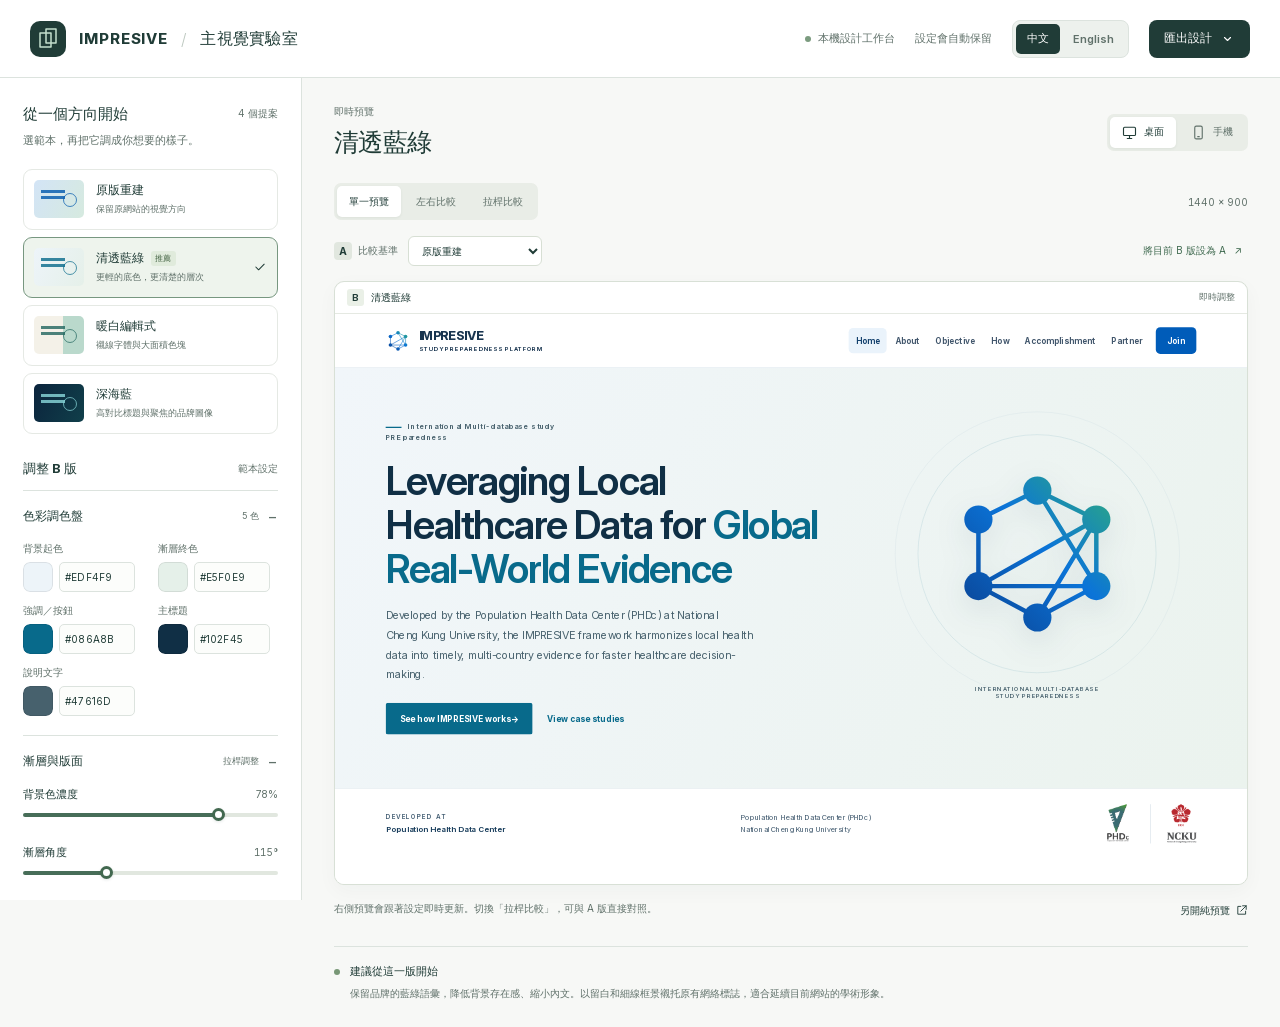
<file: IMPRESIVE-Hero-Lab.html>
<!doctype html>
<html lang="zh-Hant">
<head>
  <meta charset="utf-8">
  <meta name="viewport" content="width=device-width, initial-scale=1">
  <meta name="description" content="IMPRESIVE 首頁主視覺比較與即時調色工具">
  <title>IMPRESIVE — 主視覺實驗室</title>
  <link rel="icon" href="data:image/svg+xml,%3Csvg xmlns='http://www.w3.org/2000/svg' viewBox='0 0 40 40'%3E%3Crect width='40' height='40' rx='10' fill='%23203c37'/%3E%3Cpath d='M12 12h16v16H12z' fill='none' stroke='%23b7dbc9' stroke-width='2'/%3E%3C/svg%3E">
  <style>
:root{--paper:#f7f8f6;--panel:#fff;--ink:#203c37;--muted:#60716a;--line:#dce3de;--subtle:#edf1ed;--green:#295548;--focus:#197658;--radius:8px;color-scheme:light;font-family:StudioInter,'Microsoft JhengHei','PingFang TC',sans-serif;color:var(--ink);background:var(--paper);font-synthesis:none}
*{box-sizing:border-box}body{margin:0}button,input,select,summary{font:inherit}button,select,summary,input[type=color],input[type=range]{cursor:pointer}button,a,input,select,summary{-webkit-tap-highlight-color:transparent}button{color:inherit}button:disabled{opacity:.5;cursor:default}a{color:inherit;text-decoration:none}button:focus-visible,a:focus-visible,input:focus-visible,select:focus-visible,summary:focus-visible{outline:3px solid #83bba2;outline-offset:3px}button:active{transform:translateY(1px)}::selection{color:#fff;background:#346b57}*{scrollbar-width:thin;scrollbar-color:#bac8bd transparent}svg{width:20px;height:20px;fill:none;stroke:currentColor;stroke-width:1.5;stroke-linecap:round;stroke-linejoin:round;flex-shrink:0}h1,h2,p{margin:0}button{border:0;background:transparent}button,input,select{min-height:36px}input,select{caret-color:var(--focus)}[hidden]{display:none!important}
.studio-header{height:78px;display:flex;align-items:center;justify-content:space-between;gap:20px;padding:0 30px;border-bottom:1px solid var(--line);background:var(--panel)}.studio-brand{display:flex;align-items:center;gap:13px;white-space:nowrap}.studio-mark{width:36px;height:36px;stroke:none}.studio-brand>span{display:flex;align-items:center;gap:13px;font-size:16px;letter-spacing:.015em}.studio-brand strong{font-size:15px;letter-spacing:.06em;font-weight:750}.brand-divider{color:#bdc8c0;font-weight:300}.header-actions{display:flex;gap:20px;align-items:center}.local-badge{font-size:11px;color:var(--muted);display:flex;gap:7px;align-items:center}.local-badge i{width:6px;height:6px;border-radius:50%;background:#7b9b7f}.save-status{font-size:11px;color:var(--muted)}.button{display:inline-flex;align-items:center;justify-content:center;gap:8px;min-height:38px;border-radius:var(--radius);padding:0 15px;font-size:12px;font-weight:650;white-space:nowrap}.button-dark{background:var(--ink);color:#fff}.button-dark:hover{background:#31574c}.button-outline{border:1px solid #cbd7ce;background:#fff}.button-outline:hover{background:var(--subtle)}.export-menu{position:relative}.export-menu summary{list-style:none}.export-menu summary::-webkit-details-marker{display:none}.export-menu svg{width:15px}.export-options{position:absolute;z-index:10;right:0;top:48px;width:250px;padding:7px;border:1px solid var(--line);background:white;border-radius:12px;box-shadow:0 14px 35px #203c371c}.export-options button{display:block;width:100%;text-align:left;padding:12px;border-radius:6px;font-size:12px}.export-options button:hover{background:var(--subtle)}.export-options span{display:block;color:var(--muted);font-size:10px;margin-top:4px}
.workbench{display:grid;grid-template-columns:302px minmax(0,1fr);height:calc(100dvh - 78px);min-height:650px}.controls{overflow-y:auto;background:#fff;border-right:1px solid var(--line);padding:26px 23px 0}.section-title{display:flex;justify-content:space-between;align-items:center;gap:10px}.section-title h1{font-size:15px;font-weight:700}.section-title>span{font-size:10px;color:var(--muted)}.section-description{font-size:11px;line-height:1.8;margin:7px 0 18px;color:var(--muted)}.preset-list{display:grid;gap:7px}.preset{display:flex;align-items:center;text-align:left;gap:12px;min-height:61px;padding:10px;border:1px solid #e5e9e4;border-radius:9px;transition:background .18s,border-color .18s}.preset:hover{background:#f7f9f5;border-color:#b7c8ba}.preset[aria-pressed=true]{background:#eef4ed;border-color:#779780}.preset-art{position:relative;flex-shrink:0;overflow:hidden;width:50px;height:38px;border-radius:5px;background:linear-gradient(115deg,var(--c1),var(--c2))}.preset-art::before{content:'';position:absolute;top:10px;left:7px;width:24px;height:3px;background:var(--c3);box-shadow:0 6px 0 var(--c3);opacity:.8}.preset-art::after{content:'';position:absolute;right:7px;top:13px;width:12px;height:12px;border:1px solid var(--c3);border-radius:50%;opacity:.7}.preset[data-preset=editorial] .preset-art{background:linear-gradient(90deg,var(--c1) 58%,var(--c2) 58%)}.preset-text{flex:1}.preset-title{display:flex;align-items:center;gap:7px;font-size:12px;font-weight:650}.recommended{font-size:8px;letter-spacing:.05em;background:#e0ebdc;color:#456545;border-radius:3px;padding:2px 4px}.preset-subtitle{display:block;font-size:9px;color:var(--muted);margin-top:4px}.preset-check{width:14px;height:14px;opacity:0}.preset[aria-pressed=true] .preset-check{opacity:1}.custom-title{display:flex;align-items:center;justify-content:space-between;margin-top:26px;padding:0 0 12px;border-bottom:1px solid var(--line)}.custom-title h2{font-size:13px}.custom-title span{font-size:10px;color:var(--muted)}.control-section{border-bottom:1px solid var(--line)}.control-section>summary{display:flex;align-items:center;justify-content:space-between;padding:17px 0;font-size:12px;font-weight:650;list-style:none}.control-section>summary::after{content:'−';font-size:16px;line-height:1;font-weight:400;color:var(--muted);margin-left:8px}.control-section:not([open])>summary::after{content:'+'}.control-section>summary>span{margin-left:auto;color:var(--muted);font-weight:400;font-size:9px}.color-controls{display:grid;grid-template-columns:1fr 1fr;gap:12px 14px;padding-bottom:19px}.color-control>label{display:block;margin-bottom:6px;font-size:10px;color:var(--muted)}.color-field{display:flex;align-items:center;gap:6px}.color-field input[type=color]{appearance:none;-webkit-appearance:none;min-height:30px;height:30px;width:30px;flex:0 0 30px;padding:0;background:none;border:0;border-radius:7px;overflow:hidden}.color-field input[type=color]::-webkit-color-swatch-wrapper{padding:0}.color-field input[type=color]::-webkit-color-swatch{border:1px solid #00000015;border-radius:7px}.color-field input[type=color]::-moz-color-swatch{border:1px solid #00000015;border-radius:7px}.color-field input[type=text]{width:76px;min-width:0;min-height:30px;padding:4px 5px;border:1px solid var(--line);border-radius:5px;font-size:10px;letter-spacing:.02em;color:var(--ink);background:#fcfdfb}.color-field input[aria-invalid=true]{border-color:#a94e24;background:#fff7f1}.range-controls{display:grid;gap:17px;padding:0 0 20px}.range-label{display:flex;align-items:center;justify-content:space-between;margin-bottom:8px}.range-label label{font-size:11px}.range-label output{font-size:10px;color:var(--muted);font-variant-numeric:tabular-nums}.range-control input[type=range]{appearance:none;width:100%;display:block;height:4px;min-height:4px;border-radius:4px;background:linear-gradient(to right,#476d58 var(--range-progress,50%),#e1e7df var(--range-progress,50%));margin:11px 0}.range-control input::-webkit-slider-thumb{appearance:none;width:13px;height:13px;border-radius:50%;background:#fff;border:3px solid #42684f;box-shadow:0 1px 3px #203c3720}.range-control input::-moz-range-thumb{width:9px;height:9px;border-radius:50%;background:#fff;border:3px solid #42684f}.switch-row{display:flex;align-items:center;padding:17px 0;position:relative;font-size:11px}.switch-row label{flex:1;cursor:pointer}.switch-row input{position:absolute;right:0;width:34px;height:20px;min-height:20px;margin:0;opacity:0;z-index:2;cursor:pointer}.switch-visual{width:34px;height:20px;border-radius:12px;background:#d8e0d9;position:relative}.switch-visual::after{content:'';position:absolute;left:3px;top:3px;width:14px;height:14px;border-radius:50%;background:#fff;transition:transform .15s}.switch-row input:checked+.switch-visual{background:#42684f}.switch-row input:checked+.switch-visual::after{transform:translateX(14px)}.switch-row input:focus-visible+.switch-visual{outline:3px solid #83bba2;outline-offset:3px}.contrast-status{font-size:10px;line-height:1.7;padding:10px 11px;background:#edf3ed;color:#426448;border-radius:6px}.contrast-status.warning{color:#8b4419;background:#fff0df}.contrast-status strong{display:block;font-weight:650}.controls-footer{padding:18px 0 20px;background:#fff}.controls-footer button{width:100%;font-size:11px}.controls-footer p{font-size:9px;color:var(--muted);line-height:1.7;margin-top:10px;text-align:center}
.preview-workspace{min-width:0;overflow-y:auto;padding:27px 32px 24px;display:flex;flex-direction:column;align-items:stretch}.preview-heading{display:flex;align-items:center;justify-content:space-between;gap:12px}.preview-label{font-size:10px;color:var(--muted);display:flex;gap:9px;align-items:center}.preview-label span{font-size:9px;color:#6c7759;border:1px solid #cbd6bd;border-radius:4px;padding:1px 5px}.preview-heading h2{font-size:25px;letter-spacing:-.025em;font-weight:600;margin-top:7px}.device-toggle,.view-toggle{display:flex;align-items:center;gap:3px;border-radius:7px;padding:3px;background:#e9ede7}.device-toggle button,.view-toggle button{display:flex;align-items:center;justify-content:center;gap:7px;min-height:31px;font-size:10px;padding:0 12px;border-radius:5px;color:var(--muted);white-space:nowrap}.device-toggle button:hover,.view-toggle button:hover{color:var(--ink);background:#f4f6f0}.device-toggle button[aria-pressed=true],.view-toggle button[aria-pressed=true]{color:var(--ink);background:#fff;box-shadow:0 1px 3px #203c3710}.device-toggle svg{width:15px;height:15px}.preview-toolbar{display:flex;justify-content:space-between;align-items:center;gap:14px;margin-top:24px;margin-bottom:16px}.preview-toolbar>span{font-size:10px;color:var(--muted);font-variant-numeric:tabular-nums}.reference-bar{display:flex;align-items:center;gap:10px;margin-bottom:15px;min-height:30px;font-size:10px;color:var(--muted)}.reference-bar label{display:flex;align-items:center;gap:6px;white-space:nowrap}.reference-bar label strong{display:grid;place-items:center;width:18px;height:18px;border-radius:4px;background:#e1e7df;font-size:10px;color:var(--ink)}.reference-bar select{border:1px solid #d7dfd4;background:#fff;color:var(--ink);border-radius:6px;padding:0 23px 0 9px;min-height:30px;max-width:180px;font-size:10px}.reference-bar button{margin-left:auto;font-size:10px;min-height:30px;color:#416b51}.reference-bar button:hover{text-decoration:underline;text-underline-offset:4px}.reference-bar button span{margin-left:5px}.canvas-area{min-width:0;display:flex;justify-content:center;align-items:flex-start;padding:0;background:#e4e9e2;border-radius:10px;box-shadow:0 6px 20px #203c3709;overflow:hidden;border:1px solid #d8e0d6}.stage{width:100%;position:relative;display:grid;grid-template-columns:minmax(0,1fr);gap:16px;background:#e4e9e2}.preview-pane{min-width:0;position:relative;overflow:hidden;background:#fff}.pane-a{display:none}.pane-caption{height:32px;display:flex;align-items:center;gap:7px;padding:0 12px;background:#fff;border-bottom:1px solid #e5e9e2;font-size:10px;color:var(--muted)}.pane-caption strong{font-weight:550;color:var(--ink)}.pane-caption>span:last-child{margin-left:auto;font-size:9px}.version-label{font-size:9px;font-weight:700;width:17px;height:17px;border-radius:3px;background:#eaf0e7;display:grid;place-items:center;color:var(--ink)}.frame-shell{position:relative;overflow:hidden;background:#fff}.frame-shell iframe{position:absolute;top:0;left:0;border:0;width:1440px;height:900px;transform-origin:top left;display:block;background:#fff}.stage[data-mode=side]{grid-template-columns:1fr 1fr;gap:8px}.stage[data-mode=side] .pane-a{display:block}.stage[data-mode=wipe]{display:block}.stage[data-mode=wipe] .pane-a{display:block}.stage[data-mode=wipe] .pane-b{position:absolute;inset:0;clip-path:inset(0 0 0 var(--split,50%))}.stage[data-mode=wipe] .pane-b .pane-caption{justify-content:flex-end}.stage[data-mode=wipe] .pane-b .pane-caption>span:last-child{margin-left:0}.stage[data-mode=wipe] iframe{pointer-events:none}.wipe-control{position:absolute;inset:32px 0 0;z-index:3;--split:50%;pointer-events:none}.wipe-line{position:absolute;left:var(--split);top:0;bottom:0;width:2px;background:#fff;box-shadow:0 0 0 1px #203c3725;transform:translateX(-50%)}.wipe-line>span{display:grid;place-items:center;position:absolute;left:50%;top:50%;transform:translate(-50%,-50%);width:42px;height:42px;border-radius:50%;background:#fff;color:#244c3e;box-shadow:0 3px 16px #14291d30}.wipe-line svg{width:27px;height:20px}.wipe-control input{pointer-events:auto;position:absolute;inset:0;width:100%;height:100%;margin:0;opacity:0;cursor:ew-resize}.wipe-control:focus-within .wipe-line>span{outline:4px solid #83bba2}.stage[data-device=mobile]{max-width:390px}.stage[data-device=mobile][data-mode=side]{max-width:100%}.preview-footnote{display:flex;align-items:flex-start;justify-content:space-between;gap:15px;margin-top:14px;color:var(--muted);font-size:10px;line-height:1.8}.preview-footnote p{max-width:72ch}.preview-footnote button{display:flex;align-items:center;gap:6px;flex-shrink:0;min-height:22px;padding:0;font-size:10px;line-height:1.8;color:var(--ink)}.preview-footnote button:hover{text-decoration:underline;text-underline-offset:4px}.preview-footnote svg{width:12px;height:12px}.direction-note{display:flex;align-items:flex-start;gap:10px;border-top:1px solid var(--line);margin-top:25px;padding-top:17px;font-size:11px}.note-dot{flex-shrink:0;width:6px;height:6px;background:#789776;border-radius:50%;margin-top:5px}.direction-note strong{font-size:11px;font-weight:650}.direction-note p{font-size:10px;color:var(--muted);max-width:90ch;line-height:1.9;margin-top:5px;text-wrap:pretty}.toast{position:fixed;z-index:20;bottom:24px;left:50%;transform:translateX(-50%);max-width:calc(100vw - 32px);padding:12px 22px;border-radius:9px;background:#203c37;color:#fff;box-shadow:0 6px 25px #203c3725;font-size:12px;line-height:1.7}.noscript{position:fixed;inset:0;z-index:30;background:#fff;padding:40px}
.canvas-area{flex-shrink:0}.workbench{height:auto;min-height:calc(100dvh - 78px);align-items:start}.controls{height:calc(100dvh - 78px);position:sticky;top:0}.preview-workspace{overflow-y:visible}
@media(min-width:1700px){.workbench{grid-template-columns:322px minmax(0,1fr)}.controls{padding-inline:28px}.preview-workspace{padding:34px 48px}.preview-heading h2{font-size:28px}}
@media(max-width:1150px){.studio-header{padding-inline:22px}.save-status{display:none}.workbench{grid-template-columns:270px minmax(0,1fr)}.controls{padding-inline:17px}.preview-workspace{padding-inline:22px}.color-controls{gap:12px 8px}.color-field input[type=text]{width:72px}.local-badge{display:none}.preview-footnote{flex-wrap:wrap}}
@media(max-width:800px){.studio-header{height:67px;padding:0 16px}.studio-brand{gap:9px}.studio-brand>span{font-size:12px;gap:9px}.studio-brand strong{font-size:12px}.studio-mark{width:30px;height:30px}.header-actions{gap:0}.button-dark{font-size:10px;padding-inline:10px;min-height:34px}.workbench{display:flex;flex-direction:column;height:auto;min-height:0}.preview-workspace{order:-1;padding:24px 18px}.controls{overflow:visible;border-top:1px solid var(--line);border-right:0;padding:24px 20px;display:grid;grid-template-columns:1fr 1fr;align-items:start;gap:18px 24px}.preset-section{grid-column:1/-1}.preset-list{grid-template-columns:1fr 1fr}.section-description{margin-bottom:13px}.custom-title{grid-column:1/-1;margin-top:6px}.control-section{align-self:stretch}.color-controls{gap:14px 8px}.color-field input[type=text]{width:80px}.switch-row{grid-column:1}.contrast-status{grid-column:2}.controls-footer{grid-column:1/-1;display:flex;align-items:center;justify-content:space-between;gap:15px;padding:0}.controls-footer button{width:auto}.controls-footer p{margin:0;text-align:right}.preview-heading h2{font-size:23px}.preview-toolbar{margin-top:21px}.reference-bar{flex-wrap:wrap;gap:8px}.reference-bar button{font-size:9px}.direction-note{margin-top:20px}.preview-footnote{font-size:9px}.direction-note p{font-size:10px}}
@media(max-width:480px){.studio-brand>span{display:block;line-height:1.55}.studio-brand>span>strong{display:block;letter-spacing:.08em;font-size:10px}.brand-divider{display:none}.studio-brand>span>span:last-child{font-size:11px}.preview-workspace{padding:22px 14px}.device-toggle button{padding:0 9px;font-size:9px}.view-toggle button{padding:0 9px;font-size:9px}.preview-toolbar>span{font-size:8px}.reference-bar select{max-width:137px;font-size:9px}.reference-bar button{margin-left:0}.controls{display:block;padding-inline:20px}.preset-list{gap:7px}.preset{padding:8px;gap:7px}.preset-art{width:39px}.preset-subtitle{font-size:8px}.preset-title{font-size:10px;gap:4px}.recommended{font-size:7px}.preset-check{display:none}.custom-title{margin-top:24px}.color-controls{grid-template-columns:repeat(3,1fr);gap:14px 8px}.color-field{gap:5px}.color-field input[type=color]{width:25px;flex-basis:25px;height:28px;min-height:28px}.color-field input[type=text]{font-size:9px;width:68px;padding-inline:3px}.range-controls{gap:18px}.contrast-status{margin-bottom:16px}.controls-footer p{font-size:8px}.export-options{width:230px}.pane-caption{padding-inline:8px;font-size:8px;gap:5px}.pane-caption>span:last-child{display:none}.stage[data-mode=side]{gap:4px}.preview-footnote{gap:9px}.preview-footnote p{max-width:52ch}.direction-note p{line-height:1.8}}
@media(prefers-reduced-motion:reduce){*,*::before,*::after{transition:none!important;animation:none!important}}
@media(max-width:800px){.workbench{min-height:0}.controls{height:auto;position:static}}

</style>
  <style>
.language-switch{display:flex;align-items:center;gap:2px;padding:3px;border:1px solid var(--line);border-radius:8px;background:var(--subtle);flex-shrink:0}
.language-switch button{min-height:30px;padding:0 11px;border-radius:5px;font-size:11px;font-weight:600;color:var(--muted);white-space:nowrap}
.language-switch button:hover{background:#f7f9f5;color:var(--ink)}
.language-switch button[aria-pressed=true]{background:var(--ink);color:#fff}
html[lang=en] .preset-text{min-width:0}
html[lang=en] .preset-title{flex-wrap:wrap;gap:4px 7px;line-height:1.4}
html[lang=en] .preset-subtitle{line-height:1.5;overflow-wrap:break-word}
html[lang=en] .section-title>span{flex-shrink:0}
html[lang=en] .preview-toolbar,html[lang=en] .reference-bar{flex-wrap:wrap}
html[lang=en] .controls-footer button{flex-shrink:0}
html[lang=en] .export-options button{line-height:1.6}
@media(max-width:1250px){.header-actions{gap:12px}.local-badge{display:none}}
@media(max-width:800px){.header-actions{gap:10px}.language-switch button{min-height:26px;padding:0 8px;font-size:10px}}
@media(max-width:480px){
  .studio-header{gap:8px;padding-inline:12px}.studio-brand{gap:7px}.studio-brand>span>span:last-child{font-size:10px}.studio-mark{width:27px;height:27px}
  .header-actions{gap:7px}.language-switch{padding:2px;border-radius:6px}.language-switch button{padding:0 7px;font-size:9px;min-height:27px}.button-dark{padding-inline:9px;font-size:9px;gap:3px}
  html[lang=en] .preset{align-items:flex-start}
  html[lang=en] .color-control>label{line-height:1.5;min-height:15px}
  html[lang=en] .controls-footer{align-items:flex-start}
  html[lang=en] .controls-footer p{max-width:23ch}
}

</style>
</head>
<body id="top">
  <header class="studio-header">
    <a class="studio-brand" href="#top" aria-label="IMPRESIVE 主視覺實驗室首頁">
      <svg class="studio-mark" viewBox="0 0 36 36" aria-hidden="true"><rect width="36" height="36" rx="10" fill="currentColor"/><path d="M10 12h11v14H10zM16 8h10v14H16z" fill="none" stroke="#c4e0ce" stroke-width="1.5"/></svg>
      <span><strong>IMPRESIVE</strong><span class="brand-divider">/</span><span>主視覺實驗室</span></span>
    </a>
    <div class="header-actions"><span class="local-badge"><i></i>本機設計工作台</span><span id="saveStatus" class="save-status" role="status">設定會自動保留</span>
      <div class="language-switch" role="group" aria-label="介面語言">
        <button type="button" data-language="zh-Hant" lang="zh-Hant" aria-pressed="true">中文</button>
        <button type="button" data-language="en" lang="en" aria-pressed="false">English</button>
      </div>
      <details class="export-menu" id="exportMenu"><summary class="button button-dark">匯出設計 <svg viewBox="0 0 20 20" aria-hidden="true"><path d="m6 8 4 4 4-4"/></svg></summary><div class="export-options">
        <button type="button" id="downloadHtml">下載 B 版 HTML<span>含字型與圖像，可離線開啟</span></button>
        <button type="button" id="copyCss">複製 B 版 CSS 變數<span>保留目前色彩與版面參數</span></button>
        <button type="button" id="downloadJson">下載 A/B 設定 JSON</button>
        <button type="button" id="importJson">載入設定 JSON</button>
      </div></details>
    </div>
  </header>
  <main class="workbench">
    <aside class="controls" aria-label="主視覺調整控制台">
      <section class="preset-section">
        <div class="section-title"><h1>從一個方向開始</h1><span>4 個提案</span></div>
        <p class="section-description">選範本，再把它調成你想要的樣子。</p>
        <div id="presetList" class="preset-list" aria-label="設計範本"></div>
      </section>
      <div class="custom-title"><h2>調整 B 版</h2><span id="customBadge">範本設定</span></div>
      <details class="control-section" open><summary>色彩調色盤<span>5 色</span></summary><div id="colorControls" class="color-controls"></div></details>
      <details class="control-section" open><summary>漸層與版面<span>拉桿調整</span></summary><div id="rangeControls" class="range-controls"></div></details>
      <div class="switch-row"><label for="animateLogo">標誌動畫</label><input id="animateLogo" type="checkbox" role="switch"><span class="switch-visual" aria-hidden="true"></span></div>
      <div id="contrastStatus" class="contrast-status" role="status"></div>
      <div class="controls-footer"><button id="resetPreset" type="button" class="button button-outline">還原此範本</button><p>調整只影響比較頁，原網站維持原樣。</p></div>
    </aside>
    <section class="preview-workspace" aria-label="設計預覽與比較">
      <div class="preview-heading"><div><div class="preview-label">即時預覽 <span id="modifiedDot" hidden>已自訂</span></div><h2 id="currentName">清透藍綠</h2></div><div class="device-toggle" role="group" aria-label="預覽裝置"><button type="button" data-device="desktop" aria-pressed="true"><svg viewBox="0 0 20 20" aria-hidden="true"><rect x="2" y="3" width="16" height="11" rx="1.5"/><path d="M7 18h6M10 14v4"/></svg>桌面</button><button type="button" data-device="mobile" aria-pressed="false"><svg viewBox="0 0 20 20" aria-hidden="true"><rect x="5" y="1.5" width="10" height="17" rx="2"/><path d="M9 15.5h2"/></svg>手機</button></div></div>
      <div class="preview-toolbar"><div class="view-toggle" role="group" aria-label="比較模式"><button type="button" data-mode="single" aria-pressed="true">單一預覽</button><button type="button" data-mode="side" aria-pressed="false">左右比較</button><button type="button" data-mode="wipe" aria-pressed="false">拉桿比較</button></div><span id="canvasSize">1440 × 900</span></div>
      <div class="reference-bar"><label for="referencePreset"><strong>A</strong> 比較基準</label><select id="referencePreset" aria-label="A 版比較基準"><option value="original">原版重建</option><option value="refined">清透藍綠</option><option value="editorial">暖白編輯式</option><option value="navy">深海藍</option><option value="snapshot" hidden>已固定的自訂版本</option></select><button type="button" id="pinReference">將目前 B 版設為 A <span aria-hidden="true">↗</span></button></div>
      <div class="canvas-area" id="canvasArea"><div id="stage" class="stage" data-mode="single" data-device="desktop">
        <div class="preview-pane pane-a"><div class="pane-caption"><span class="version-label">A</span><strong id="referenceName">原版重建</strong><span>比較基準</span></div><div class="frame-shell" id="shellA"><iframe id="frameA" title="A 版：固定比較基準" sandbox="allow-scripts allow-popups allow-popups-to-escape-sandbox"></iframe></div></div>
        <div class="preview-pane pane-b"><div class="pane-caption"><span class="version-label">B</span><strong id="versionName">清透藍綠</strong><span>即時調整</span></div><div class="frame-shell" id="shellB"><iframe id="frameB" title="B 版：目前調整中的主視覺" sandbox="allow-scripts allow-popups allow-popups-to-escape-sandbox"></iframe></div></div>
        <div class="wipe-control" id="wipeControl" hidden><div class="wipe-line"><span><svg viewBox="0 0 32 20" aria-hidden="true"><path d="m10 5-5 5 5 5m12-10 5 5-5 5M16 3v14"/></svg></span></div><input type="range" min="0" max="100" value="50" id="wipeRange" aria-label="拖曳調整 A/B 比較分界" aria-valuetext="左側 A 版 50%，右側 B 版 50%"></div>
      </div></div>
      <div class="preview-footnote"><p id="previewHint">右側預覽會跟著設定即時更新。切換「拉桿比較」，可與 A 版直接對照。</p><button type="button" id="openPreview">另開純預覽 <svg viewBox="0 0 20 20" aria-hidden="true"><path d="M11 3h6v6M17 3l-9 9M8 4H3v13h13v-5"/></svg></button></div>
      <div class="direction-note"><span class="note-dot"></span><div><strong id="directionTitle">建議從這一版開始</strong><p id="directionDescription">以更輕的背景襯托品牌藍綠，縮小內文，讓標題與網絡標誌各自有清楚的位置。</p></div></div>
    </section>
  </main>
  <div id="toast" class="toast" role="status" hidden></div>
  <input id="importFile" type="file" accept=".json,application/json" hidden>
  <noscript><p class="noscript">請啟用 JavaScript 以使用即時調色與比較功能。</p></noscript>
  <script>
window.HERO_ASSETS = Object.freeze({"logoStatic":"[data-uri]","logoAnimated":"[data-uri]","phdc":"[data-uri]","ncku":"[data-uri]","font":"[data-uri]"});

</script>
  <script>
(function () {
  "use strict";

  const defaults = {
    layout: "original", bgStart: "#d3e4f6", bgEnd: "#d6eadf",
    accent: "#0058ad", ink: "#0b2545", muted: "#2f4559", angle: 120,
    strength: 100, titleSize: 58, logoSize: 300, spacing: 70,
    pattern: 0, animate: false
  };

  function escape(value) {
    return String(value ?? "").replace(/[&<>"']/g, (char) => ({
      "&": "&amp;", "<": "&lt;", ">": "&gt;", '"': "&quot;", "'": "&#39;"
    }[char]));
  }

  function numeric(value, fallback, min, max) {
    const number = Number(value);
    return Number.isFinite(number) ? Math.max(min, Math.min(max, number)) : fallback;
  }

  function hex(value, fallback) {
    return /^#[\da-f]{6}$/i.test(String(value)) ? String(value) : fallback;
  }

  function blend(color, base, amount) {
    const channel = (source, index) => parseInt(source.slice(index, index + 2), 16);
    return "#" + [1, 3, 5].map((index) => Math.round(
      channel(base, index) + (channel(color, index) - channel(base, index)) * amount
    ).toString(16).padStart(2, "0")).join("");
  }

  function luminance(color) {
    const values = [1, 3, 5].map((index) => {
      const value = parseInt(color.slice(index, index + 2), 16) / 255;
      return value <= .04045 ? value / 12.92 : ((value + .055) / 1.055) ** 2.4;
    });
    return values[0] * .2126 + values[1] * .7152 + values[2] * .0722;
  }

  function buttonText(background) {
    const surface = luminance(background);
    const whiteContrast = 1.05 / (surface + .05);
    const darkContrast = (Math.max(surface, luminance("#0b2545")) + .05) /
      (Math.min(surface, luminance("#0b2545")) + .05);
    return whiteContrast >= darkContrast ? "#ffffff" : "#0b2545";
  }

  function render(config, assets) {
    const incoming = config || {};
    const suppliedAssets = assets || {};
    const settings = { ...defaults, ...incoming };
    const layout = ["original", "refined", "editorial", "navy"].includes(settings.layout)
      ? settings.layout : "original";
    const isDark = layout === "navy";
    const strength = numeric(settings.strength, 100, 0, 100) / 100;
    const base = isDark ? "#071b30" : "#ffffff";
    const start = blend(hex(settings.bgStart, defaults.bgStart), base, strength);
    const end = blend(hex(settings.bgEnd, defaults.bgEnd), base, strength);
    const ink = hex(settings.ink, isDark ? "#f2f7fc" : defaults.ink);
    const accent = hex(settings.accent, isDark ? "#7cd8e6" : defaults.accent);
    const muted = hex(settings.muted, isDark ? "#bdd0df" : defaults.muted);
    const angle = numeric(settings.angle, 120, 0, 360);
    const titleSize = numeric(settings.titleSize, 58, 42, 76);
    const logoSize = numeric(settings.logoSize, 300, 200, 420);
    const spacing = numeric(settings.spacing, 70, 48, 110);
    const pattern = numeric(settings.pattern, 0, 0, 40) / 100;
    const staticLogo = escape(suppliedAssets.logoStatic);
    const animatedLogo = escape(suppliedAssets.logoAnimated || suppliedAssets.logoStatic);
    const logo = settings.animate ? animatedLogo : staticLogo;
    const phdc = escape(suppliedAssets.phdc);
    const ncku = escape(suppliedAssets.ncku);
    const font = escape(suppliedAssets.font);
    const navItems = [
      ["Home", "index.html"], ["About", "about.html"], ["Objective", "objective.html"],
      ["How", "how.html"], ["Accomplishment", "cases.html"],
      ["Partner", "databases.html"], ["Join", "join.html"]
    ];
    const nav = navItems.map(([label, href], index) =>
      `<a href="../Website_261107-1/${href}" target="_blank" rel="noopener noreferrer"${index === 0 ? ' aria-current="page"' : ""}${label === "Join" ? ' class="nav-join"' : ""}>${label}<span class="sr-only"> (opens original website in a new tab)</span></a>`
    ).join("");

    return `<!doctype html>
<html lang="en">
<head>
  <meta charset="utf-8">
  <meta name="viewport" content="width=device-width, initial-scale=1">
  <title>IMPRESIVE — ${escape(layout)} hero preview</title>
  <style>
    @font-face{font-family:Inter;src:url("${font}") format("woff2");font-weight:100 900;font-style:normal;font-display:swap}
    :root{--start:${start};--end:${end};--accent:${accent};--ink:${ink};--muted:${muted};--angle:${angle}deg;--title-size:${titleSize}px;--logo-size:${logoSize}px;--space:${spacing}px;--pattern:${pattern};--button-text:${buttonText(accent)}}
    *,*::before,*::after{box-sizing:border-box}
    html{color-scheme:light;scroll-behavior:smooth}
    ::selection{background:var(--accent);color:var(--button-text)}
    *{scrollbar-width:thin;scrollbar-color:var(--accent) var(--start)}
    ::-webkit-scrollbar{width:8px;height:8px}
    ::-webkit-scrollbar-track{background:var(--start)}
    ::-webkit-scrollbar-thumb{background:var(--accent);border:2px solid var(--start);border-radius:8px}
    body{margin:0;background:${isDark ? base : "#fff"};font-family:Inter,"Segoe UI","Microsoft JhengHei",Arial,sans-serif;-webkit-font-smoothing:antialiased}
    img{display:block;max-width:100%}
    a{color:inherit}
    button{font:inherit}
    a:focus-visible,button:focus-visible{outline:3px solid #16899d;outline-offset:5px}
    .sr-only{position:absolute;width:1px;height:1px;padding:0;margin:-1px;overflow:hidden;clip:rect(0,0,0,0);white-space:nowrap;border:0}
    .skip-link{position:absolute;top:-80px;left:16px;z-index:9;padding:12px 20px;background:#fff;color:#073763;border:2px solid #005cb9}
    .skip-link:focus{top:8px}
    .site-header{position:relative;z-index:5;background:#fff;color:#18344f;border-bottom:1px solid #e1e9ef}
    .nav-wrap{width:min(100% - 80px,1280px);min-height:84px;margin:auto;display:flex;align-items:center;gap:24px}
    .brand{display:flex;align-items:center;gap:13px;text-decoration:none;flex-shrink:0}
    .brand img{width:39px;height:39px}
    .brand-name{font-size:20px;font-weight:750;letter-spacing:-.025em;line-height:1.2}
    .brand-name small{display:block;font-size:9px;letter-spacing:.1em;font-weight:650;line-height:1.5;margin-top:3px;text-transform:uppercase}
    .nav-links{display:flex;align-items:center;gap:3px;margin-left:auto}
    .nav-links a{padding:12px 11px;text-decoration:none;font-size:13px;line-height:1.3;font-weight:650;border-radius:7px;color:#40556b;white-space:nowrap}
    .nav-links a:hover{background:#edf4fa;color:#064b88}
    .nav-links a[aria-current]{color:#123f6c;background:#eaf3fb}
    .nav-links .nav-join{margin-left:7px;padding:13px 18px;background:#005cb9;color:#fff}
    .nav-links .nav-join:hover{background:#074a8d;color:#fff}
    .menu-toggle{display:none;margin-left:auto;padding:10px 13px;border:1px solid #ccd9e4;background:white;border-radius:7px;color:#18344f;font-size:12px;cursor:pointer}
    .hero{position:relative;isolation:isolate;overflow:hidden;color:var(--ink);background:linear-gradient(var(--angle),var(--start),var(--end));border-top:4px solid var(--accent)}
    .hero::before{position:absolute;inset:0;z-index:-1;pointer-events:none;content:"";opacity:var(--pattern);background-image:radial-gradient(currentColor .8px,transparent .9px);background-size:19px 19px;mask-image:linear-gradient(90deg,transparent 35%,#000 100%)}
    .hero-inner{width:min(100% - 80px,1280px);min-height:calc(510px + var(--space) * 2);margin:auto;padding-block:var(--space);display:grid;grid-template-columns:minmax(0,1.8fr) minmax(220px,.68fr);align-items:center;gap:44px}
    .hero-copy{position:relative;z-index:2;min-width:0}
    .kicker{width:fit-content;max-width:100%;margin:0 0 23px;padding:11px 17px;border-radius:100px;background:#fff;color:#0c477d;font-size:13px;font-weight:650;line-height:1.5;letter-spacing:.035em}
    h1{margin:0;font-size:clamp(32px,var(--title-size),76px);font-weight:750;line-height:1.09;letter-spacing:-.035em;text-wrap:balance;color:var(--ink)}
    h1 .hero-em{color:var(--accent)}
    .tagline{max-width:69ch;margin:28px 0 0;color:var(--muted);font-size:clamp(17px,1.66vw,24px);font-weight:400;line-height:1.65;letter-spacing:-.012em}
    .actions{display:flex;flex-wrap:wrap;gap:12px;margin-top:28px}
    .button{display:inline-flex;align-items:center;justify-content:center;gap:18px;min-height:50px;padding:13px 21px;border:1px solid transparent;border-radius:8px;font-size:14px;line-height:1.4;font-weight:700;text-decoration:none;transition:transform .2s,box-shadow .2s}
    .button:hover{transform:translateY(-2px);box-shadow:0 6px 20px #071b3015}
    .button-primary{background:var(--accent);color:var(--button-text)}
    .button-secondary{background:#fff;color:var(--accent);border-color:var(--accent)}
    .visual{position:relative;display:flex;flex-direction:column;align-items:center;justify-content:center;justify-self:center;min-width:0;width:100%}
    .logo-stage{position:relative;display:grid;place-items:center;width:min(100%,var(--logo-size));aspect-ratio:1}
    .hero-logo{position:relative;z-index:1;display:block;width:100%;filter:drop-shadow(0 15px 24px #0b25451a)}
    .hero-logo img{width:100%;height:auto;aspect-ratio:1}
    .visual-caption{display:none}
    .partner-strip{background:#fff;border-top:1px solid #dce5eb;color:#466075}
    .partners-inner{width:min(100% - 80px,1280px);margin:auto;min-height:109px;display:flex;align-items:center;justify-content:space-between;gap:25px}
    .partner-label{font-size:10px;line-height:1.8;letter-spacing:.14em;text-transform:uppercase;font-weight:600}
    .partner-label strong{display:block;color:#153a59;letter-spacing:.02em;font-size:12px;font-weight:650;text-transform:none}
    .partner-logos{display:flex;align-items:center;gap:26px}
    .partner-logos img{height:62px;width:auto;max-width:130px;object-fit:contain}
    .partner-logos img+img{border-left:1px solid #d7e1e9;padding-left:26px;box-sizing:content-box}
    .institution-line{font-size:11px;line-height:1.7;max-width:300px;color:#496175}

    /* A more deliberate hierarchy and a quiet geometric frame for the authentic mark. */
    body.refined .hero{border-top:0}
    body.refined .hero-inner{grid-template-columns:minmax(0,1.25fr) minmax(250px,.9fr);gap:80px;min-height:calc(496px + var(--space) * 2)}
    body.refined .kicker{padding:0;border-radius:0;background:transparent;font-size:11px;letter-spacing:.11em;margin-bottom:26px;color:var(--muted);max-width:330px}
    body.refined .kicker::before{content:"";display:inline-block;width:25px;height:2px;background:var(--accent);vertical-align:middle;margin-right:11px}
    body.refined h1{font-weight:620;line-height:1.12;letter-spacing:-.035em}
    body.refined .tagline{font-size:17px;line-height:1.8;max-width:58ch;margin-top:24px}
    body.refined .actions{margin-top:30px}
    body.refined .button{border-radius:4px;font-size:13px}
    body.refined .button-secondary{background:transparent;border-color:transparent;padding-inline:10px}
    body.refined .logo-stage::before,body.refined .logo-stage::after{content:"";position:absolute;inset:-12%;border:1px solid var(--accent);border-radius:50%;opacity:.15}
    body.refined .logo-stage::after{inset:-24%;opacity:.07}
    body.refined .visual-caption{display:block;margin-top:55px;text-align:center;font-size:9px;font-weight:550;letter-spacing:.16em;text-transform:uppercase;color:var(--muted)}

    /* Editorial typesetting and a distinct colour field create a second composition. */
    body.editorial .hero{border-top:0;background:var(--start)}
    body.editorial .hero-inner{width:100%;max-width:none;grid-template-columns:minmax(0,1.15fr) minmax(300px,.85fr);padding:0;gap:0;min-height:calc(520px + var(--space) * 2);align-items:stretch}
    body.editorial .hero-copy{padding:var(--space) clamp(35px,5.5vw,100px);align-self:center}
    body.editorial .kicker{padding:0;background:transparent;border-radius:0;margin-bottom:30px;color:var(--muted);font-size:10px;line-height:1.7;letter-spacing:.15em;text-transform:uppercase}
    body.editorial h1{font-family:Georgia,"Times New Roman",serif;font-weight:400;letter-spacing:-.035em;line-height:1.06;font-size:clamp(32px,var(--title-size),76px)}
    body.editorial .hero-em{font-style:italic}
    body.editorial .tagline{max-width:53ch;font-size:16px;line-height:1.85;margin-top:27px}
    body.editorial .button{border-radius:0;font-size:12px;min-height:47px;padding:13px 17px}
    body.editorial .button-secondary{background:transparent;border-color:transparent;padding-left:0}
    body.editorial .visual{padding:var(--space) 50px;min-height:100%;background:linear-gradient(var(--angle),var(--end),var(--accent));overflow:hidden}
    body.editorial .visual::before,body.editorial .visual::after{content:"";position:absolute;left:35px;right:35px;height:1px;background:#ffffff5c;top:35px}
    body.editorial .visual::after{top:auto;bottom:35px}
    body.editorial .logo-stage{background:#ffffffed;border-radius:50%;padding:19px;box-shadow:0 10px 70px #071b300d}
    body.editorial .visual-caption{display:block;position:absolute;left:35px;bottom:49px;color:#fff;font-size:9px;line-height:1.7;font-weight:500;text-transform:uppercase;letter-spacing:.14em}

    /* Navy direction keeps official marks on a white surface and shifts the title register. */
    body.navy .hero{border-top:0}
    body.navy .hero-inner{grid-template-columns:minmax(0,1.2fr) minmax(250px,.9fr);gap:70px;min-height:calc(502px + var(--space) * 2)}
    body.navy .kicker{padding:0;border-radius:0;background:transparent;color:var(--muted);font-size:10px;letter-spacing:.14em;text-transform:uppercase;max-width:340px}
    body.navy .kicker::before{content:"";display:inline-block;width:6px;height:6px;margin-right:11px;background:var(--accent);border-radius:50%;vertical-align:middle}
    body.navy h1{font-weight:600;line-height:1.12}
    body.navy .tagline{font-size:17px;line-height:1.85;max-width:57ch}
    body.navy .button{border-radius:3px;font-size:13px}
    body.navy .button-secondary{background:transparent;color:var(--ink);border-color:#ffffff45}
    body.navy .logo-stage{padding:20px;border-radius:50%;background:#f7fbff;box-shadow:0 0 0 22px #ffffff03,0 0 0 23px #ffffff0d,0 0 0 56px #ffffff02,0 0 0 57px #ffffff08}
    body.navy .hero-logo{filter:none}
    body.navy .visual-caption{display:block;margin-top:78px;font-size:9px;letter-spacing:.17em;text-transform:uppercase;color:var(--muted)}

    @media(min-width:1500px){.hero-inner{min-height:calc(550px + var(--space) * 2)}}
    @media(max-width:1100px){
      .nav-wrap{width:calc(100% - 48px);gap:16px}.nav-links a{font-size:11px;padding:11px 8px}.brand-name{font-size:17px}.brand-name small{font-size:8px}.brand img{width:33px;height:33px}
      .hero-inner{width:calc(100% - 64px);gap:30px;grid-template-columns:minmax(0,1.65fr) minmax(190px,.7fr);min-height:calc(450px + var(--space) * 2)}
      h1,body.editorial h1{font-size:clamp(32px,calc(var(--title-size) * .84),64px)}.tagline{font-size:18px}.kicker{font-size:11px}
      body.refined .hero-inner,body.navy .hero-inner{gap:48px;grid-template-columns:minmax(0,1.25fr) minmax(200px,.8fr);min-height:calc(470px + var(--space) * 2)}
      body.editorial .hero-copy{padding-inline:38px}body.editorial .visual{padding-inline:36px}
      .partners-inner{width:calc(100% - 64px)}.institution-line{max-width:240px;font-size:10px}
    }
    @media(max-width:860px){
      .nav-wrap{min-height:72px;flex-wrap:wrap;gap:0;padding-block:13px}.menu-toggle{display:block}.nav-links{display:none;flex:1 0 100%;margin:13px 0 0;padding-top:12px;border-top:1px solid #e2eaf1;flex-wrap:wrap;gap:4px}.nav-links.is-open{display:flex}.nav-links a{font-size:12px;padding:11px 13px}.nav-links .nav-join{margin-left:0}
      .hero-inner{grid-template-columns:minmax(0,1.7fr) minmax(150px,.65fr);width:calc(100% - 56px);gap:25px;min-height:calc(420px + var(--space) * 2)}
      h1{font-size:clamp(30px,calc(var(--title-size) * .74),56px)}.tagline{font-size:16px}.button{font-size:12px;padding:12px 15px;min-height:46px}.kicker{font-size:10px;letter-spacing:.02em}
      body.refined .hero-inner,body.navy .hero-inner{gap:35px;grid-template-columns:minmax(0,1.4fr) minmax(160px,.7fr);min-height:calc(460px + var(--space) * 2)}body.refined .tagline,body.navy .tagline{font-size:15px}
      body.editorial .hero-inner{grid-template-columns:minmax(0,1.25fr) minmax(230px,.75fr);min-height:calc(470px + var(--space) * 2)}body.editorial .hero-copy{padding-inline:28px}body.editorial h1{font-size:clamp(30px,calc(var(--title-size) * .74),56px)}body.editorial .tagline{font-size:15px}.institution-line{display:none}
    }
    @media(max-width:620px){
      .nav-wrap{width:calc(100% - 40px);min-height:69px}.brand img{width:30px;height:30px}.brand{gap:10px}.brand-name{font-size:16px}.brand-name small{font-size:7.5px}.menu-toggle{padding:8px 10px;font-size:11px}
      .hero-inner,body.refined .hero-inner,body.navy .hero-inner{width:calc(100% - 44px);grid-template-columns:minmax(0,1fr);min-height:0;padding-block:calc(var(--space) * .65) 35px;gap:32px}
      .kicker{padding:8px 12px;font-size:9px;margin-bottom:21px;line-height:1.6}h1{font-size:clamp(28px,calc(var(--title-size) * .64),49px);line-height:1.1;letter-spacing:-.035em;text-wrap:balance}.tagline{font-size:14px;line-height:1.8;margin-top:21px}
      .actions{gap:8px;margin-top:22px}.button{font-size:11px;min-height:44px;padding:12px 13px;gap:8px}
      .visual{min-height:170px}.logo-stage{width:min(100%,calc(var(--logo-size) * .62));max-width:260px}.visual-caption{font-size:8px}
      .partners-inner{width:calc(100% - 44px);min-height:110px;gap:12px}.partner-label{font-size:8px;letter-spacing:.08em;max-width:155px;line-height:1.8}.partner-label strong{font-size:10px;line-height:1.6;max-width:145px}.partner-logos{gap:12px}.partner-logos img{height:48px;max-width:80px}.partner-logos img+img{padding-left:12px}
      body.refined .hero-inner{gap:49px;padding-bottom:37px}body.refined .kicker{font-size:9px;margin-bottom:22px;max-width:300px;letter-spacing:.09em}body.refined h1,body.navy h1{font-size:clamp(28px,calc(var(--title-size) * .64),49px)}body.refined .tagline,body.navy .tagline{font-size:14px}body.refined .logo-stage{width:min(100%,calc(var(--logo-size) * .58));max-width:244px}body.refined .visual-caption{margin-top:39px;font-size:8px}body.refined .button,body.navy .button{font-size:11px}
      body.editorial .hero-inner{display:flex;flex-direction:column;min-height:0}body.editorial .hero-copy{padding:calc(var(--space) * .65) 24px 33px}body.editorial .kicker{font-size:9px;margin-bottom:24px}body.editorial h1{font-size:clamp(30px,calc(var(--title-size) * .7),54px)}body.editorial .tagline{font-size:14px;line-height:1.8}body.editorial .visual{width:100%;min-height:300px;padding:36px 40px 64px}body.editorial .logo-stage{width:min(100%,calc(var(--logo-size) * .58));max-width:244px;padding:10px}body.editorial .visual::before{top:20px;left:24px;right:24px}body.editorial .visual::after{bottom:22px;left:24px;right:24px}body.editorial .visual-caption{left:24px;bottom:33px;font-size:7px}body.editorial .button{font-size:11px;padding:12px 13px}
      body.navy .hero-inner{gap:57px;padding-bottom:38px}body.navy .kicker{font-size:9px;letter-spacing:.08em;margin-bottom:24px}body.navy .logo-stage{width:min(100%,calc(var(--logo-size) * .58));max-width:244px;padding:14px}body.navy .visual-caption{font-size:8px;margin-top:48px}
    }
    @media(prefers-reduced-motion:reduce){html{scroll-behavior:auto}*,*::before,*::after{animation:none!important;transition:none!important}.button:hover{transform:none}}
  </style>
</head>
<body class="${layout}">
  <a class="skip-link" href="#main">Skip to content</a>
  <header class="site-header">
    <div class="nav-wrap">
      <a class="brand" href="../Website_261107-1/index.html" target="_blank" rel="noopener noreferrer" aria-label="IMPRESIVE home — opens original website in a new tab">
        <img src="${staticLogo}" width="39" height="39" alt="">
        <span class="brand-name">IMPRESIVE<small>Study preparedness platform</small></span>
      </a>
      <button class="menu-toggle" type="button" aria-expanded="false" aria-controls="primary-nav">Menu</button>
      <nav class="nav-links" id="primary-nav" aria-label="Primary navigation">${nav}</nav>
    </div>
  </header>
  <main id="main">
    <section class="hero" aria-labelledby="hero-title">
      <div class="hero-inner">
        <div class="hero-copy">
          <p class="kicker">International Multi-database study PREparedness</p>
          <h1 id="hero-title">Leveraging Local Healthcare Data for <span class="hero-em">Global Real-World Evidence</span></h1>
          <p class="tagline">Developed by the Population Health Data Center (PHDc) at National Cheng Kung University, the IMPRESIVE framework harmonizes local health data into timely, multi-country evidence for faster healthcare decision-making.</p>
          <div class="actions">
            <a class="button button-primary" href="../Website_261107-1/how.html" target="_blank" rel="noopener noreferrer">See how IMPRESIVE works→<span class="sr-only"> (opens original website in a new tab)</span></a>
            <a class="button button-secondary" href="../Website_261107-1/cases.html" target="_blank" rel="noopener noreferrer">View case studies<span class="sr-only"> (opens original website in a new tab)</span></a>
          </div>
        </div>
        <div class="visual">
          <div class="logo-stage">
            <picture class="hero-logo">
              <source srcset="${staticLogo}" media="(prefers-reduced-motion: reduce)">
              <img src="${logo}" width="300" height="300" alt="IMPRESIVE network logo" decoding="async">
            </picture>
          </div>
          <div class="visual-caption" aria-hidden="true">International Multi-database<br>study PREparedness</div>
        </div>
      </div>
    </section>
    <div class="partner-strip" aria-label="Developed by the Population Health Data Center at National Cheng Kung University">
      <div class="partners-inner">
        <div class="partner-label">Developed at<strong>Population Health Data Center</strong></div>
        <div class="institution-line">Population Health Data Center (PHDc)<br>National Cheng Kung University</div>
        <div class="partner-logos">
          <img src="${phdc}" width="166" height="240" alt="Population Health Data Center (PHDc)">
          <img src="${ncku}" width="179" height="240" alt="National Cheng Kung University">
        </div>
      </div>
    </div>
  </main>
  <script>
    (function(){
      var toggle=document.querySelector('.menu-toggle');
      var nav=document.getElementById('primary-nav');
      document.querySelector('.skip-link').addEventListener('click',function(event){
        event.preventDefault();
        var main=document.getElementById('main');
        main.tabIndex=-1;main.focus();
      });
      toggle.addEventListener('click',function(){
        var open=toggle.getAttribute('aria-expanded')!=='true';
        toggle.setAttribute('aria-expanded',String(open));
        nav.classList.toggle('is-open',open);
      });
      document.addEventListener('keydown',function(event){
        if(event.key==='Escape'&&toggle.getAttribute('aria-expanded')==='true'){
          toggle.setAttribute('aria-expanded','false');nav.classList.remove('is-open');toggle.focus();
        }
      });
      window.addEventListener('message',function(event){
        var message=event.data;
        if(event.source!==parent||!message||message.type!=='impresive:settings'||
          !message.styles||typeof message.styles!=='object'||Array.isArray(message.styles))return;
        var colors=['--start','--end','--accent','--ink','--muted','--button-text'];
        var units={
          '--angle':['deg',0,360],
          '--title-size':['px',42,76],
          '--logo-size':['px',200,420],
          '--space':['px',48,110]
        };
        Object.keys(message.styles).forEach(function(property){
          var value=String(message.styles[property]);
          var valid=false;
          if(colors.indexOf(property)!==-1)valid=/^#[0-9a-f]{6}$/i.test(value);
          else if(property==='--pattern'){
            valid=/^(?:0(?:\\.\\d+)?|\\.\\d+)$/.test(value)&&Number(value)>=0&&Number(value)<=.4;
          }else if(Object.prototype.hasOwnProperty.call(units,property)){
            var rule=units[property];
            var number=Number(value.slice(0,-rule[0].length));
            valid=value.endsWith(rule[0])&&/^[0-9]+(?:\\.[0-9]+)?$/.test(value.slice(0,-rule[0].length))&&
              Number.isFinite(number)&&number>=rule[1]&&number<=rule[2];
          }
          if(valid)document.documentElement.style.setProperty(property,value);
        });
      });
    })();
  <\/script>
</body>
</html>`;
  }

  window.HeroPreview = Object.freeze({ render });
})();

</script>
  <script>
(function () {
  'use strict';

  const STORAGE_KEY = 'impresive-hero-studio-language-261109-v1';
  const pairs = [
    ['IMPRESIVE 首頁主視覺比較與即時調色工具', 'Compare and customize IMPRESIVE homepage hero designs in real time.'],
    ['IMPRESIVE — 主視覺實驗室', 'IMPRESIVE — Hero Design Lab'],
    ['IMPRESIVE 主視覺實驗室首頁', 'IMPRESIVE Hero Design Lab home'],
    ['主視覺實驗室', 'Hero Design Lab'],
    ['本機設計工作台', 'Local design studio'],
    ['設定會自動保留', 'Settings save automatically'],
    ['匯出設計', 'Export'],
    ['下載 B 版 HTML', 'Download B as HTML'],
    ['含字型與圖像，可離線開啟', 'Includes fonts and images for offline use'],
    ['複製 B 版 CSS 變數', "Copy B's CSS variables"],
    ['保留目前色彩與版面參數', 'Keep the current colors and layout values'],
    ['下載 A/B 設定 JSON', 'Download A/B settings JSON'],
    ['載入設定 JSON', 'Import settings JSON'],
    ['主視覺調整控制台', 'Hero design controls'],
    ['從一個方向開始', 'Choose a direction'],
    ['4 個提案', '4 presets'],
    ['選範本，再把它調成你想要的樣子。', 'Start with a preset, then make it your own.'],
    ['設計範本', 'Design presets'],
    ['調整 B 版', 'Customize B'],
    ['範本設定', 'Preset values'],
    ['色彩調色盤', 'Color palette'],
    ['5 色', '5 colors'],
    ['漸層與版面', 'Gradient & layout'],
    ['拉桿調整', 'Sliders'],
    ['標誌動畫', 'Animate logo'],
    ['還原此範本', 'Reset this preset'],
    ['調整只影響比較頁，原網站維持原樣。', 'Changes apply here only. Your original site is unchanged.'],
    ['設計預覽與比較', 'Design preview and comparison'],
    ['即時預覽', 'Live preview'],
    ['已自訂', 'Customized'],
    ['預覽裝置', 'Preview device'],
    ['桌面', 'Desktop'],
    ['手機', 'Mobile'],
    ['比較模式', 'Comparison mode'],
    ['單一預覽', 'Preview'],
    ['左右比較', 'Side by side'],
    ['拉桿比較', 'Wipe compare'],
    ['比較基準', 'Reference'],
    ['A 版比較基準', 'A reference preset'],
    ['已固定的自訂版本', 'Pinned custom version'],
    ['將目前 B 版設為 A', 'Pin B as A'],
    ['A 版：固定比較基準', 'A: fixed reference design'],
    ['B 版：目前調整中的主視覺', 'B: current hero design'],
    ['即時調整', 'Live adjustments'],
    ['拖曳調整 A/B 比較分界', 'Adjust the A/B comparison divider'],
    ['右側預覽會跟著設定即時更新。切換「拉桿比較」，可與 A 版直接對照。', 'The preview updates as you adjust the controls. Choose Wipe compare to compare it directly with A.'],
    ['拖曳中線，或聚焦比較拉桿後按方向鍵。左側為 A 版，右側為目前調整的 B 版。', 'Drag the divider, or focus the comparison slider and use the arrow keys. A is on the left; your current B design is on the right.'],
    ['左右使用相同的畫面尺寸縮放，方便比較構圖、文字層次與色彩。', 'Both versions use the same preview dimensions, making composition, hierarchy, and color easier to compare.'],
    ['另開純預覽', 'Open clean preview'],
    ['以更輕的背景襯托品牌藍綠，縮小內文，讓標題與網絡標誌各自有清楚的位置。', "A lighter background highlights the brand's blue and green, while smaller body text gives the headline and network mark their own space."],
    ['請啟用 JavaScript 以使用即時調色與比較功能。', 'Enable JavaScript to use live color controls and design comparison.'],
    ['原版重建', 'Original'],
    ['保留原網站的視覺方向', 'Based on the original website'],
    ['原版的比較起點', 'The original comparison baseline'],
    ['依原站文案、配色與資產重建，方便比較。這是主視覺示意，並非原站的逐像素複製；機構標誌統一放在下方白底區。', 'Rebuilt from the original website copy, colors, and assets as a comparison baseline. This is a hero concept rather than a pixel-perfect copy; institution logos use a consistent white strip below.'],
    ['清透藍綠', 'Blue Mist'],
    ['更輕的底色，更清楚的層次', 'Lighter colors, clearer hierarchy'],
    ['建議從這一版開始', 'Our recommended starting point'],
    ['保留品牌的藍綠語彙，降低背景存在感、縮小內文。以留白和細線框景襯托原有網絡標誌，適合延續目前網站的學術形象。', 'Retains the brand blue-green palette with a quieter background and smaller body text. Generous spacing and fine outlines frame the original network mark, preserving the academic character of the website.'],
    ['暖白編輯式', 'Warm Editorial'],
    ['襯線字體與大面積色塊', 'Serif type and a bold color panel'],
    ['讓文字更像一份有份量的學術刊物', 'The presence of an academic publication'],
    ['以暖白文字區、襯線標題與獨立圖像區建立鮮明分工。這版同時探索字體與構圖；右側使用漸層終色及強調色，調色時可觀察整體平衡。', 'A warm white text area, a serif headline, and a separate image panel create a clear editorial structure. This direction explores both typography and composition. The right panel uses the gradient end and accent colors, so adjust them together for balance.'],
    ['深海藍', 'Deep Navy'],
    ['高對比標題與聚焦的品牌圖像', 'High contrast and a focused logo'],
    ['另一種更有張力的首頁表情', 'A more striking homepage direction'],
    ['以深藍底和淺青色建立明確對比，讓標題從背景中浮現。正式標誌維持原色並置於白底；若偏好較沉穩的研究平台形象，可以從這版調整。', 'A deep navy background and pale cyan emphasis give the headline stronger contrast. The official logo retains its original colors on white. Start here for a more composed research platform identity.'],
    ['背景起色', 'Background start'],
    ['漸層終色', 'Gradient end'],
    ['強調／按鈕', 'Accent / button'],
    ['主標題', 'Heading'],
    ['說明文字', 'Body text'],
    ['背景色濃度', 'Background intensity'],
    ['漸層角度', 'Gradient angle'],
    ['標題字級', 'Heading size'],
    ['標誌大小', 'Logo size'],
    ['上下留白', 'Vertical spacing'],
    ['背景點紋', 'Dot texture'],
    ['版型設定不完整', 'The layout settings are incomplete'],
    ['色碼需使用 #RRGGBB 格式', 'Colors must use the #RRGGBB format'],
    ['拉桿數值超出範圍', 'A slider value is out of range'],
    ['無法辨識設計設定', 'The design settings are not recognized'],
    ['目前僅保留在此分頁', 'Settings kept in this tab only'],
    ['已自動儲存於本機', 'Saved locally'],
    ['請匯出設定以保留調整', 'Export settings to keep your changes'],
    ['文字對比：背景端點檢查通過', 'Text contrast: endpoint check passed'],
    ['文字對比偏低，建議調整色彩', 'Low text contrast: adjust the colors'],
    ['估算文字與漸層端點的對比；未涵蓋所有漸層中間色、點紋、按鈕和右側圖像區。內文建議至少 4.5:1，大標題至少 3:1。', 'Estimates text contrast against gradient endpoints only. It does not cover every intermediate color, texture, button, or right-side image panel. Aim for at least 4.5:1 for body text and 3:1 for large headlines.'],
    ['推薦', 'Recommended'],
    ['・自訂', ' · Custom'],
    ['色碼需使用 #RRGGBB 格式，已保留上一個有效顏色。', 'Use the #RRGGBB format. The last valid color has been kept.'],
    ['已將目前 B 版固定為 A。繼續調整 B 版，就能直接比較。', 'Current B saved as A. Keep adjusting B to compare the changes.'],
    ['已還原目前範本。', 'Current preset reset.'],
    ['已匯出 B 版 HTML，圖像與字型皆已包含。', 'B exported as HTML with all images and fonts included.'],
    ['瀏覽器封鎖了新分頁，請允許彈出視窗或改用下載 HTML。', 'The browser blocked the new tab. Allow pop-ups or download the HTML instead.'],
    ['已匯出 A/B 配色與比較設定。', 'A/B color and comparison settings exported.'],
    ['已複製此版 CSS 變數，供本比較頁的版型使用。', 'CSS variables copied for use with the layouts in this comparison tool.'],
    ['瀏覽器限制剪貼簿，已改為下載 CSS 變數檔。', 'Clipboard access is unavailable. The CSS variables were downloaded instead.'],
    ['設定檔過大', 'The settings file is too large'],
    ['不支援此設定版本', 'This settings version is not supported'],
    ['已載入 A/B 設定。', 'A/B settings loaded.'],
    ['此瀏覽器暫時無法自動保留設定，可使用「匯出設計」下載設定。', 'Automatic saving is unavailable in this browser. Use Export to download your settings.'],
    ['介面語言', 'Interface language'],
    ['內文', 'Body'],
    ['主標', 'Heading'],
    ['強調', 'Accent'],
    ['左側 A 版', 'A on the left'],
    ['，右側 B 版', ', B on the right'],
    ['無法載入設定：', 'Could not load settings: '],
    ['。請使用本工具匯出的 JSON。', '. Use a JSON file exported by this tool.'],
    ['調色盤', ' color picker'],
    ['十六進位色碼', ' hex color']
  ];

  const toEnglish = new Map(pairs);
  const toChinese = new Map(pairs.map(([chinese, english]) => [english, chinese]));
  // Earlier English source variants remain recognized during an in-place refresh.
  toChinese.set('Preset settings', '範本設定');
  toChinese.set('Pinned custom design', '已固定的自訂版本');
  toChinese.set('The preview updates as you adjust the settings. Choose Wipe compare to compare it directly with A.', '右側預覽會跟著設定即時更新。切換「拉桿比較」，可與 A 版直接對照。');
  const colorLabels = [
    ['背景起色', 'Background start'], ['漸層終色', 'Gradient end'],
    ['強調／按鈕', 'Accent / button'], ['主標題', 'Heading'], ['說明文字', 'Body text']
  ];
  colorLabels.forEach(([chinese, english]) => {
    [[chinese + '調色盤', english + ' color picker'], [chinese + '十六進位色碼', english + ' hex color']].forEach(([source, target]) => {
      toEnglish.set(source, target);
      toChinese.set(target, source);
    });
  });

  let language = 'zh-Hant';
  try {
    if (localStorage.getItem(STORAGE_KEY) === 'en') language = 'en';
  } catch (error) {
    // Language switching remains available when browser storage is disabled.
  }

  const textSources = new WeakMap();
  const attributeSources = new WeakMap();
  const excluded = 'script,style,iframe,svg,textarea,code,pre,[data-language]';

  function t(text) {
    const value = String(text);
    const chinese = toChinese.get(value) || value;
    return language === 'en' ? (toEnglish.get(chinese) || value) : chinese;
  }

  function translateWithWhitespace(value) {
    const core = value.trim();
    if (!core) return value;
    const leading = value.slice(0, value.indexOf(core));
    const trailing = value.slice(value.indexOf(core) + core.length);
    return leading + t(core) + trailing;
  }

  function applyText(node) {
    const prior = textSources.get(node);
    const source = prior && node.nodeValue === prior.output ? prior.source : node.nodeValue;
    const output = translateWithWhitespace(source);
    if (node.nodeValue !== output) node.nodeValue = output;
    textSources.set(node, { source, output });
  }

  function applyAttributes(element) {
    let records = attributeSources.get(element);
    if (!records) { records = new Map(); attributeSources.set(element, records); }
    ['aria-label', 'title', 'aria-valuetext'].forEach((attribute) => {
      const current = element.getAttribute(attribute);
      if (current === null) return;
      const prior = records.get(attribute);
      const source = prior && current === prior.output ? prior.source : current;
      const output = translateWithWhitespace(source);
      if (current !== output) element.setAttribute(attribute, output);
      records.set(attribute, { source, output });
    });
  }

  function apply() {
    document.documentElement.lang = language;
    document.title = t('IMPRESIVE — 主視覺實驗室');
    const description = document.querySelector('meta[name="description"]');
    if (description) description.content = t('IMPRESIVE 首頁主視覺比較與即時調色工具');
    if (!document.body) return;
    const walker = document.createTreeWalker(document.body, NodeFilter.SHOW_TEXT, {
      acceptNode(node) {
        return node.parentElement && !node.parentElement.closest(excluded) ? NodeFilter.FILTER_ACCEPT : NodeFilter.FILTER_REJECT;
      }
    });
    let node;
    while ((node = walker.nextNode())) applyText(node);
    document.querySelectorAll('[aria-label],[title],[aria-valuetext]').forEach((element) => {
      if (!element.closest('script,style,svg,[data-language]')) applyAttributes(element);
    });
    document.querySelectorAll('[data-language]').forEach((button) => {
      button.setAttribute('aria-pressed', String(button.dataset.language === language));
    });
    const group = document.querySelector('.language-switch');
    if (group) group.setAttribute('aria-label', t('介面語言'));
  }

  function setLanguage(next) {
    if (next !== 'zh-Hant' && next !== 'en') return;
    if (next === language) { apply(); return; }
    language = next;
    try { localStorage.setItem(STORAGE_KEY, language); } catch (error) { /* Keep the choice in this tab. */ }
    document.dispatchEvent(new CustomEvent('studio:languagechange', { detail: { language } }));
  }

  document.addEventListener('click', (event) => {
    const button = event.target instanceof Element ? event.target.closest('button[data-language]') : null;
    if (button) setLanguage(button.dataset.language);
  });

  window.StudioI18n = Object.freeze({ t, apply, setLanguage, get language() { return language; } });
})();

</script>
  <script>
(function () {
  'use strict';
  const $ = (selector) => document.querySelector(selector);
  const t = (text) => window.StudioI18n ? window.StudioI18n.t(text) : text;
  const localize = () => { if (window.StudioI18n) window.StudioI18n.apply(); };
  const STORAGE_KEY = 'impresive-hero-studio-261109-v1';
  const PRESETS = {
    original: { name: '原版重建', subtitle: '保留原網站的視覺方向', noteTitle: '原版的比較起點', note: '依原站文案、配色與資產重建，方便比較。這是主視覺示意，並非原站的逐像素複製；機構標誌統一放在下方白底區。', config: { layout: 'original', bgStart: '#d3e4f6', bgEnd: '#d6eadf', accent: '#0058ad', ink: '#0b2545', muted: '#2f4559', angle: 115, strength: 100, titleSize: 62, logoSize: 318, spacing: 70, pattern: 0, animate: false } },
    refined: { name: '清透藍綠', subtitle: '更輕的底色，更清楚的層次', noteTitle: '建議從這一版開始', note: '保留品牌的藍綠語彙，降低背景存在感、縮小內文。以留白和細線框景襯托原有網絡標誌，適合延續目前網站的學術形象。', config: { layout: 'refined', bgStart: '#edf4f9', bgEnd: '#e5f0e9', accent: '#086a8b', ink: '#102f45', muted: '#47616d', angle: 115, strength: 78, titleSize: 62, logoSize: 304, spacing: 84, pattern: 0, animate: false } },
    editorial: { name: '暖白編輯式', subtitle: '襯線字體與大面積色塊', noteTitle: '讓文字更像一份有份量的學術刊物', note: '以暖白文字區、襯線標題與獨立圖像區建立鮮明分工。這版同時探索字體與構圖；右側使用漸層終色及強調色，調色時可觀察整體平衡。', config: { layout: 'editorial', bgStart: '#f4f1e8', bgEnd: '#bad9cc', accent: '#21665e', ink: '#243e39', muted: '#52665d', angle: 145, strength: 100, titleSize: 68, logoSize: 320, spacing: 80, pattern: 0, animate: false } },
    navy: { name: '深海藍', subtitle: '高對比標題與聚焦的品牌圖像', noteTitle: '另一種更有張力的首頁表情', note: '以深藍底和淺青色建立明確對比，讓標題從背景中浮現。正式標誌維持原色並置於白底；若偏好較沉穩的研究平台形象，可以從這版調整。', config: { layout: 'navy', bgStart: '#0b243d', bgEnd: '#103f4a', accent: '#8ad9dc', ink: '#f4f8fc', muted: '#b9cdd9', angle: 120, strength: 100, titleSize: 62, logoSize: 304, spacing: 84, pattern: 7, animate: false } }
  };
  const COLORS = [ ['bgStart', '背景起色'], ['bgEnd', '漸層終色'], ['accent', '強調／按鈕'], ['ink', '主標題'], ['muted', '說明文字'] ];
  const RANGES = [
    ['strength', '背景色濃度', 0, 100, 1, '%'], ['angle', '漸層角度', 0, 360, 1, '°'],
    ['titleSize', '標題字級', 42, 76, 1, ' px'], ['logoSize', '標誌大小', 200, 420, 2, ' px'],
    ['spacing', '上下留白', 48, 110, 2, ' px'], ['pattern', '背景點紋', 0, 40, 1, '%']
  ];
  const clone = (value) => JSON.parse(JSON.stringify(value));
  let state = { preset: 'refined', b: clone(PRESETS.refined.config), a: clone(PRESETS.original.config), reference: 'original', mode: 'single', device: 'desktop', split: 50 };
  let storageAvailable = true;
  let liveFrame = 0;
  let saveTimer;
  let toastTimer;
  let previewUrl;

  function sanitizeConfig(input) {
    if (!input || typeof input !== 'object' || !Object.hasOwn(PRESETS,input.layout)) throw new Error(t('版型設定不完整'));
    const safe = clone(PRESETS[input.layout].config);
    COLORS.forEach(([key]) => {
      if (!/^#[0-9a-f]{6}$/i.test(String(input[key]))) throw new Error(t('色碼需使用 #RRGGBB 格式'));
      safe[key] = input[key].toLowerCase();
    });
    RANGES.forEach(([key, , min, max]) => {
      if (typeof input[key] !== 'number' || !Number.isFinite(input[key]) || input[key] < min || input[key] > max) throw new Error(t('拉桿數值超出範圍'));
      safe[key] = input[key];
    });
    safe.animate = input.animate === true;
    return safe;
  }

  function sanitizeState(input) {
    if (!input || typeof input !== 'object' || !Object.hasOwn(PRESETS,input.preset)) throw new Error(t('無法辨識設計設定'));
    return { preset: input.preset, a: sanitizeConfig(input.a), b: sanitizeConfig(input.b),
      reference: ['original','refined','editorial','navy','snapshot'].includes(input.reference) ? input.reference : 'snapshot',
      mode: ['single','side','wipe'].includes(input.mode) ? input.mode : 'single',
      device: input.device === 'mobile' ? 'mobile' : 'desktop', split: Number.isFinite(Number(input.split)) ? Math.max(0, Math.min(100, Number(input.split))) : 50 };
  }
  try {
    const saved = localStorage.getItem(STORAGE_KEY);
    if (saved) state = sanitizeState(JSON.parse(saved));
  } catch (error) {
    storageAvailable = false;
    $('#saveStatus').textContent = t('目前僅保留在此分頁');
  }

  function persist() {
    clearTimeout(saveTimer);
    saveTimer = setTimeout(() => {
      try { localStorage.setItem(STORAGE_KEY, JSON.stringify(state)); storageAvailable = true; $('#saveStatus').textContent = t('已自動儲存於本機'); }
      catch (error) { storageAvailable = false; $('#saveStatus').textContent = t('請匯出設定以保留調整'); }
    }, 240);
  }
  function notify(message) {
    clearTimeout(toastTimer); $('#toast').textContent = t(message); $('#toast').hidden = false;
    toastTimer = setTimeout(() => { $('#toast').hidden = true; }, 4200);
  }
  function rgb(hex) { return [1,3,5].map((index) => parseInt(hex.slice(index,index+2),16)); }
  function blend(color, base, amount) {
    const c = rgb(color), b = rgb(base);
    return '#' + c.map((value,index) => Math.round(b[index] + (value-b[index])*amount).toString(16).padStart(2,'0')).join('');
  }
  function luminance(hex) {
    const c = rgb(hex).map((value) => { const n = value/255; return n <= .04045 ? n/12.92 : ((n+.055)/1.055)**2.4; });
    return .2126*c[0]+.7152*c[1]+.0722*c[2];
  }
  function contrast(a,b) { const x=luminance(a),y=luminance(b);return (Math.max(x,y)+.05)/(Math.min(x,y)+.05); }
  function variables(config) {
    const base = config.layout === 'navy' ? '#071b30' : '#ffffff';
    return { '--start': blend(config.bgStart,base,config.strength/100), '--end': blend(config.bgEnd,base,config.strength/100),
      '--accent':config.accent, '--ink':config.ink, '--muted':config.muted, '--angle':config.angle+'deg',
      '--title-size':config.titleSize+'px', '--logo-size':config.logoSize+'px', '--space':config.spacing+'px', '--pattern':String(config.pattern/100),
      '--button-text': contrast(config.accent,'#ffffff') >= contrast(config.accent,'#0b2545') ? '#ffffff' : '#0b2545' };
  }
  function assessContrast() {
    const vars=variables(state.b);
    const backgrounds=state.b.layout==='editorial' ? [vars['--start']] : [vars['--start'],vars['--end']];
    const body=Math.min(...backgrounds.map((color)=>contrast(state.b.muted,color)));
    const title=Math.min(...backgrounds.map((color)=>contrast(state.b.ink,color)));
    const emphasis=Math.min(...backgrounds.map((color)=>contrast(state.b.accent,color)));
    const pass = body>=4.5 && title>=3 && emphasis>=3;
    const status=$('#contrastStatus');status.classList.toggle('warning',!pass);
    status.replaceChildren();
    const strong=document.createElement('strong');strong.textContent=t(pass?'文字對比：背景端點檢查通過':'文字對比偏低，建議調整色彩');
    const detail=document.createElement('span');detail.textContent=`${t('內文')} ${body.toFixed(1)}:1 · ${t('主標')} ${title.toFixed(1)}:1 · ${t('強調')} ${emphasis.toFixed(1)}:1`;
    status.append(strong,detail);
    status.title=t('估算文字與漸層端點的對比；未涵蓋所有漸層中間色、點紋、按鈕和右側圖像區。內文建議至少 4.5:1，大標題至少 3:1。');
  }
  function isCustom() { return JSON.stringify(state.b)!==JSON.stringify(PRESETS[state.preset].config); }
  function updateLabels() {
    const preset=PRESETS[state.preset],custom=isCustom();
    $('#currentName').textContent=t(preset.name);$('#versionName').textContent=t(preset.name)+(custom?t('・自訂'):'');
    $('#modifiedDot').hidden=!custom;$('#customBadge').textContent=t(custom?'已自訂':'範本設定');
    $('#referenceName').textContent=t(state.reference==='snapshot'?'已固定的自訂版本':PRESETS[state.reference].name);
    $('#directionTitle').textContent=t(preset.noteTitle);$('#directionDescription').textContent=t(preset.note);
    document.querySelectorAll('.preset').forEach((button)=>button.setAttribute('aria-pressed',String(button.dataset.preset===state.preset)));
    assessContrast();
    localize();
  }

  Object.entries(PRESETS).forEach(([id,preset])=>{
    const button=document.createElement('button');button.type='button';button.className='preset';button.dataset.preset=id;button.setAttribute('aria-pressed','false');
    button.innerHTML=`<span class="preset-art" style="--c1:${preset.config.bgStart};--c2:${preset.config.bgEnd};--c3:${preset.config.accent}" aria-hidden="true"></span><span class="preset-text"><span class="preset-title">${preset.name}${id==='refined'?'<span class="recommended">推薦</span>':''}</span><span class="preset-subtitle">${preset.subtitle}</span></span><svg class="preset-check" viewBox="0 0 20 20" aria-hidden="true"><path d="m4 10 4 4 8-8"/></svg>`;
    button.addEventListener('click',()=>{state.preset=id;state.b=clone(preset.config);syncInputs();renderB();updateLabels();persist();});
    $('#presetList').append(button);
  });
  COLORS.forEach(([key,label])=>{
    const group=document.createElement('div');group.className='color-control';
    group.innerHTML=`<label for="color-${key}">${label}</label><div class="color-field"><input type="color" id="color-${key}" data-color="${key}" aria-label="${label}調色盤"><input type="text" id="hex-${key}" data-hex="${key}" aria-label="${label}十六進位色碼" maxlength="7" spellcheck="false" autocomplete="off" pattern="#[0-9a-fA-F]{6}"></div>`;
    $('#colorControls').append(group);
  });
  RANGES.forEach(([key,label,min,max,step,unit])=>{
    const group=document.createElement('div');group.className='range-control';
    group.innerHTML=`<div class="range-label"><label for="range-${key}">${label}</label><output for="range-${key}" id="output-${key}"></output></div><input type="range" id="range-${key}" data-range="${key}" min="${min}" max="${max}" step="${step}" aria-label="${label}">`;
    $('#rangeControls').append(group);
  });

  function syncInputs() {
    COLORS.forEach(([key])=>{ $('#color-'+key).value=state.b[key];$('#hex-'+key).value=state.b[key].toUpperCase();$('#hex-'+key).removeAttribute('aria-invalid'); });
    RANGES.forEach(([key,,,max,,unit])=>{
      const range=$('#range-'+key);range.value=state.b[key];$('#output-'+key).value=state.b[key]+unit;
      range.style.setProperty('--range-progress',((state.b[key]-Number(range.min))/(max-Number(range.min))*100)+'%');
    });
    $('#animateLogo').checked=state.b.animate;
    $('#referencePreset option[value=snapshot]').hidden=state.reference!=='snapshot';$('#referencePreset').value=state.reference;
    $('#wipeRange').value=state.split;updateWipe();
  }
  function scheduleLiveUpdate() {
    if(liveFrame) return;
    liveFrame=requestAnimationFrame(()=>{
      liveFrame=0;$('#frameB').contentWindow.postMessage({type:'impresive:settings',styles:variables(state.b)},'*');
      updateLabels();persist();
    });
  }
  document.querySelectorAll('[data-color]').forEach((input)=>input.addEventListener('input',()=>{
    const key=input.dataset.color;state.b[key]=input.value;$('#hex-'+key).value=input.value.toUpperCase();$('#hex-'+key).removeAttribute('aria-invalid');scheduleLiveUpdate();
  }));
  document.querySelectorAll('[data-hex]').forEach((input)=>{
    input.addEventListener('input',()=>{
      const valid=/^#[0-9a-f]{6}$/i.test(input.value);input.setAttribute('aria-invalid',String(!valid));
      if(valid){state.b[input.dataset.hex]=input.value.toLowerCase();$('#color-'+input.dataset.hex).value=input.value;scheduleLiveUpdate();}
    });
    input.addEventListener('blur',()=>{if(input.getAttribute('aria-invalid')==='true'){input.value=state.b[input.dataset.hex].toUpperCase();input.removeAttribute('aria-invalid');notify('色碼需使用 #RRGGBB 格式，已保留上一個有效顏色。');}});
  });
  document.querySelectorAll('[data-range]').forEach((input)=>input.addEventListener('input',()=>{
    const key=input.dataset.range,definition=RANGES.find((row)=>row[0]===key);state.b[key]=Number(input.value);
    $('#output-'+key).value=input.value+definition[5];input.style.setProperty('--range-progress',((Number(input.value)-Number(input.min))/(Number(input.max)-Number(input.min))*100)+'%');scheduleLiveUpdate();
  }));
  $('#animateLogo').addEventListener('change',()=>{state.b.animate=$('#animateLogo').checked;renderB();updateLabels();persist();});

  function renderA() { $('#frameA').srcdoc=window.HeroPreview.render(state.a,window.HERO_ASSETS); }
  function renderB() { $('#frameB').srcdoc=window.HeroPreview.render(state.b,window.HERO_ASSETS); }
  $('#frameB').addEventListener('load',()=>{ $('#frameB').contentWindow.postMessage({type:'impresive:settings',styles:variables(state.b)},'*'); });
  function updateWipe() {
    $('#stage').style.setProperty('--split',state.split+'%');$('#wipeControl').style.setProperty('--split',state.split+'%');
    $('#wipeRange').setAttribute('aria-valuetext',window.StudioI18n?.language==='en' ? `A on the left ${state.split}%, B on the right ${100-state.split}%` : `左側 A 版 ${state.split}%，右側 B 版 ${100-state.split}%`);
  }
  $('#wipeRange').addEventListener('input',()=>{state.split=Number($('#wipeRange').value);updateWipe();persist();});
  function scaleFrames() {
    const width=state.device==='mobile'?390:1440,height=state.device==='mobile'?1120:900;
    ['A','B'].forEach((id)=>{
      const shell=$('#shell'+id),frame=$('#frame'+id),available=shell.getBoundingClientRect().width;
      if(!available) return;
      const scale=available/width;frame.style.width=width+'px';frame.style.height=height+'px';frame.style.transform=`scale(${scale})`;shell.style.height=(height*scale)+'px';
    });
    $('#canvasSize').textContent=width+' × '+height;
  }
  function syncView() {
    $('#stage').dataset.mode=state.mode;$('#stage').dataset.device=state.device;
    $('#wipeControl').hidden=state.mode!=='wipe';
    document.querySelectorAll('[data-mode]').forEach((button)=>{if(button.tagName==='BUTTON')button.setAttribute('aria-pressed',String(button.dataset.mode===state.mode));});
    document.querySelectorAll('[data-device]').forEach((button)=>{if(button.tagName==='BUTTON')button.setAttribute('aria-pressed',String(button.dataset.device===state.device));});
    $('#previewHint').textContent=t(state.mode==='wipe'?'拖曳中線，或聚焦比較拉桿後按方向鍵。左側為 A 版，右側為目前調整的 B 版。':state.mode==='side'?'左右使用相同的畫面尺寸縮放，方便比較構圖、文字層次與色彩。':'右側預覽會跟著設定即時更新。切換「拉桿比較」，可與 A 版直接對照。');
    requestAnimationFrame(scaleFrames);
    localize();
  }
  document.querySelectorAll('button[data-mode]').forEach((button)=>button.addEventListener('click',()=>{state.mode=button.dataset.mode;syncView();persist();}));
  document.querySelectorAll('button[data-device]').forEach((button)=>button.addEventListener('click',()=>{state.device=button.dataset.device;syncView();persist();}));
  $('#referencePreset').addEventListener('change',()=>{
    if($('#referencePreset').value==='snapshot')return;
    state.reference=$('#referencePreset').value;state.a=clone(PRESETS[state.reference].config);$('#referencePreset option[value=snapshot]').hidden=true;renderA();updateLabels();persist();
  });
  $('#pinReference').addEventListener('click',()=>{state.a=clone(state.b);state.reference='snapshot';state.mode='wipe';renderA();syncInputs();syncView();updateLabels();persist();notify('已將目前 B 版固定為 A。繼續調整 B 版，就能直接比較。');});
  $('#resetPreset').addEventListener('click',()=>{state.b=clone(PRESETS[state.preset].config);syncInputs();renderB();updateLabels();persist();notify('已還原目前範本。');});

  function download(text,type,name) {
    const url=URL.createObjectURL(new Blob([text],{type}));const link=document.createElement('a');link.href=url;link.download=name;document.body.append(link);link.click();link.remove();setTimeout(()=>URL.revokeObjectURL(url),30000);$('#exportMenu').open=false;
  }
  function standalone() {
    // Resolve only source-site navigation; keep the local skip link in the exported document.
    const sourceUrl=new URL('../Website_261107-1/',document.baseURI).href.replace(/&/g,'&amp;').replace(/"/g,'&quot;');
    return window.HeroPreview.render(state.b,window.HERO_ASSETS).replaceAll('href="../Website_261107-1/','href="'+sourceUrl);
  }
  $('#downloadHtml').addEventListener('click',()=>{download(standalone(),'text/html;charset=utf-8','IMPRESIVE-'+state.preset+'-hero.html');notify('已匯出 B 版 HTML，圖像與字型皆已包含。');});
  $('#openPreview').addEventListener('click',()=>{
    if(previewUrl)URL.revokeObjectURL(previewUrl);previewUrl=URL.createObjectURL(new Blob([standalone()],{type:'text/html;charset=utf-8'}));
    const preview=window.open(previewUrl,'_blank');if(preview)preview.opener=null;else notify('瀏覽器封鎖了新分頁，請允許彈出視窗或改用下載 HTML。');
  });
  $('#downloadJson').addEventListener('click',()=>{download(JSON.stringify({version:1,...state},null,2),'application/json','IMPRESIVE-hero-settings.json');notify('已匯出 A/B 配色與比較設定。');});
  $('#copyCss').addEventListener('click',async()=>{
    const css='/* IMPRESIVE '+state.preset+' hero preview variables */\n:root {\n'+Object.entries(variables(state.b)).map(([key,value])=>'  '+key+': '+value+';').join('\n')+'\n}\n';
    try { if(!navigator.clipboard)throw new Error('Clipboard unavailable');await navigator.clipboard.writeText(css);notify('已複製此版 CSS 變數，供本比較頁的版型使用。'); }
    catch(error){download(css,'text/css;charset=utf-8','IMPRESIVE-hero-variables.css');notify('瀏覽器限制剪貼簿，已改為下載 CSS 變數檔。');}
    $('#exportMenu').open=false;
  });
  $('#importJson').addEventListener('click',()=>{$('#importFile').click();$('#exportMenu').open=false;});
  $('#importFile').addEventListener('change',async(event)=>{
    const file=event.target.files[0];if(!file)return;
    try{if(file.size>65536)throw new Error(t('設定檔過大'));const imported=JSON.parse(await file.text());if(imported.version!==1)throw new Error(t('不支援此設定版本'));state=sanitizeState(imported);syncInputs();renderA();renderB();syncView();updateLabels();persist();notify('已載入 A/B 設定。');}
    catch(error){notify(t('無法載入設定：')+error.message+t('。請使用本工具匯出的 JSON。'));}finally{event.target.value='';}
  });
  document.addEventListener('click',(event)=>{if(!$('#exportMenu').contains(event.target))$('#exportMenu').open=false;});
  document.addEventListener('keydown',(event)=>{if(event.key==='Escape')$('#exportMenu').open=false;});
  new ResizeObserver(()=>requestAnimationFrame(scaleFrames)).observe($('#canvasArea'));
  window.addEventListener('pagehide',()=>{if(previewUrl)URL.revokeObjectURL(previewUrl);});
  document.addEventListener('studio:languagechange',()=>{
    updateLabels();updateWipe();syncView();
  });
  const fontStyle=document.createElement('style');
  fontStyle.textContent='@font-face{font-family:StudioInter;src:url("'+window.HERO_ASSETS.font+'");font-weight:100 900;font-display:swap}';
  document.head.append(fontStyle);
  syncInputs();renderA();renderB();syncView();updateLabels();
  localize();
  if(!storageAvailable)notify('此瀏覽器暫時無法自動保留設定，可使用「匯出設計」下載設定。');
})();

</script>
</body>
</html>
</file>
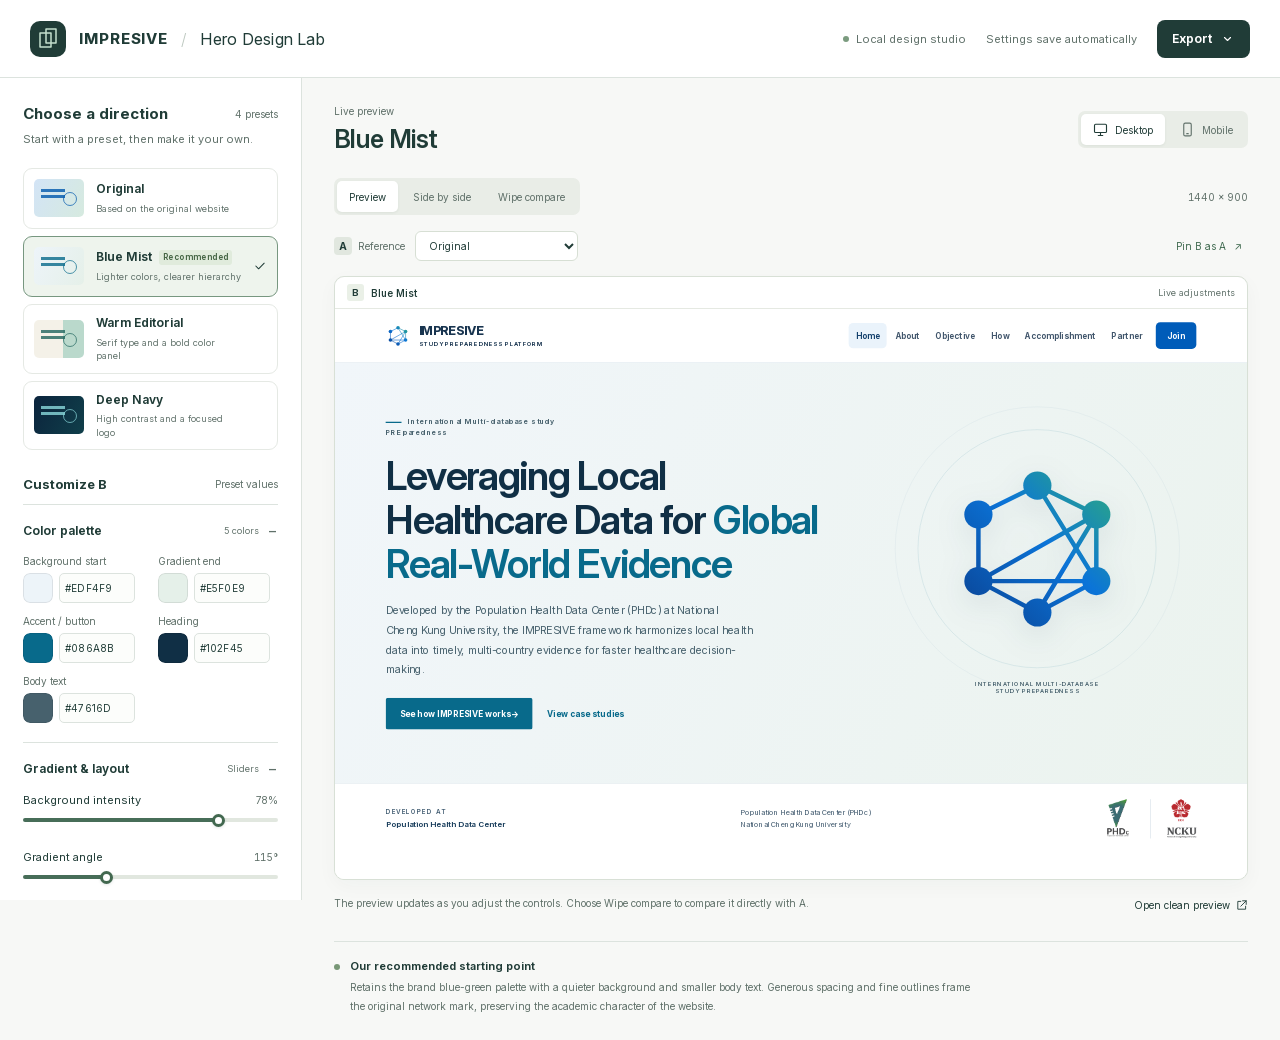
<file: index-en.html>
<!doctype html>
<html lang="en">
<head>
  <meta charset="utf-8">
  <meta name="viewport" content="width=device-width, initial-scale=1">
  <meta name="description" content="Compare and customize IMPRESIVE homepage hero designs in real time.">
  <title>IMPRESIVE — Hero Design Lab</title>
  <link rel="icon" href="data:image/svg+xml,%3Csvg xmlns='http://www.w3.org/2000/svg' viewBox='0 0 40 40'%3E%3Crect width='40' height='40' rx='10' fill='%23203c37'/%3E%3Cpath d='M12 12h16v16H12z' fill='none' stroke='%23b7dbc9' stroke-width='2'/%3E%3C/svg%3E">
  <link rel="stylesheet" href="studio.css">
  <link rel="stylesheet" href="studio-en.css">
</head>
<body id="top">
  <header class="studio-header">
    <a class="studio-brand" href="#top" aria-label="IMPRESIVE Hero Design Lab home">
      <svg class="studio-mark" viewBox="0 0 36 36" aria-hidden="true"><rect width="36" height="36" rx="10" fill="currentColor"/><path d="M10 12h11v14H10zM16 8h10v14H16z" fill="none" stroke="#c4e0ce" stroke-width="1.5"/></svg>
      <span><strong>IMPRESIVE</strong><span class="brand-divider">/</span><span>Hero Design Lab</span></span>
    </a>
    <div class="header-actions"><span class="local-badge"><i></i>Local design studio</span><span id="saveStatus" class="save-status" role="status">Settings save automatically</span>
      <details class="export-menu" id="exportMenu"><summary class="button button-dark">Export <svg viewBox="0 0 20 20" aria-hidden="true"><path d="m6 8 4 4 4-4"/></svg></summary><div class="export-options">
        <button type="button" id="downloadHtml">Download B as HTML<span>Includes fonts and images for offline use</span></button>
        <button type="button" id="copyCss">Copy B's CSS variables<span>Keep the current colors and layout values</span></button>
        <button type="button" id="downloadJson">Download A/B settings JSON</button>
        <button type="button" id="importJson">Import settings JSON</button>
      </div></details>
    </div>
  </header>
  <main class="workbench">
    <aside class="controls" aria-label="Hero design controls">
      <section class="preset-section">
        <div class="section-title"><h1>Choose a direction</h1><span>4 presets</span></div>
        <p class="section-description">Start with a preset, then make it your own.</p>
        <div id="presetList" class="preset-list" aria-label="Design presets"></div>
      </section>
      <div class="custom-title"><h2>Customize B</h2><span id="customBadge">Preset settings</span></div>
      <details class="control-section" open><summary>Color palette<span>5 colors</span></summary><div id="colorControls" class="color-controls"></div></details>
      <details class="control-section" open><summary>Gradient &amp; layout<span>Sliders</span></summary><div id="rangeControls" class="range-controls"></div></details>
      <div class="switch-row"><label for="animateLogo">Animate logo</label><input id="animateLogo" type="checkbox" role="switch"><span class="switch-visual" aria-hidden="true"></span></div>
      <div id="contrastStatus" class="contrast-status" role="status"></div>
      <div class="controls-footer"><button id="resetPreset" type="button" class="button button-outline">Reset this preset</button><p>Changes apply here only. Your original site is unchanged.</p></div>
    </aside>
    <section class="preview-workspace" aria-label="Design preview and comparison">
      <div class="preview-heading"><div><div class="preview-label">Live preview <span id="modifiedDot" hidden>Customized</span></div><h2 id="currentName">Blue Mist</h2></div><div class="device-toggle" role="group" aria-label="Preview device"><button type="button" data-device="desktop" aria-pressed="true"><svg viewBox="0 0 20 20" aria-hidden="true"><rect x="2" y="3" width="16" height="11" rx="1.5"/><path d="M7 18h6M10 14v4"/></svg>Desktop</button><button type="button" data-device="mobile" aria-pressed="false"><svg viewBox="0 0 20 20" aria-hidden="true"><rect x="5" y="1.5" width="10" height="17" rx="2"/><path d="M9 15.5h2"/></svg>Mobile</button></div></div>
      <div class="preview-toolbar"><div class="view-toggle" role="group" aria-label="Comparison mode"><button type="button" data-mode="single" aria-pressed="true">Preview</button><button type="button" data-mode="side" aria-pressed="false">Side by side</button><button type="button" data-mode="wipe" aria-pressed="false">Wipe compare</button></div><span id="canvasSize">1440 × 900</span></div>
      <div class="reference-bar"><label for="referencePreset"><strong>A</strong> Reference</label><select id="referencePreset" aria-label="A reference preset"><option value="original">Original</option><option value="refined">Blue Mist</option><option value="editorial">Warm Editorial</option><option value="navy">Deep Navy</option><option value="snapshot" hidden>Pinned custom version</option></select><button type="button" id="pinReference">Pin B as A <span aria-hidden="true">↗</span></button></div>
      <div class="canvas-area" id="canvasArea"><div id="stage" class="stage" data-mode="single" data-device="desktop">
        <div class="preview-pane pane-a"><div class="pane-caption"><span class="version-label">A</span><strong id="referenceName">Original</strong><span>Reference</span></div><div class="frame-shell" id="shellA"><iframe id="frameA" title="A: fixed reference design" sandbox="allow-scripts allow-popups allow-popups-to-escape-sandbox"></iframe></div></div>
        <div class="preview-pane pane-b"><div class="pane-caption"><span class="version-label">B</span><strong id="versionName">Blue Mist</strong><span>Live adjustments</span></div><div class="frame-shell" id="shellB"><iframe id="frameB" title="B: current hero design" sandbox="allow-scripts allow-popups allow-popups-to-escape-sandbox"></iframe></div></div>
        <div class="wipe-control" id="wipeControl" hidden><div class="wipe-line"><span><svg viewBox="0 0 32 20" aria-hidden="true"><path d="m10 5-5 5 5 5m12-10 5 5-5 5M16 3v14"/></svg></span></div><input type="range" min="0" max="100" value="50" id="wipeRange" aria-label="Adjust the A/B comparison divider" aria-valuetext="A on the left 50%, B on the right 50%"></div>
      </div></div>
      <div class="preview-footnote"><p id="previewHint">The preview updates as you adjust the settings. Choose Wipe compare to compare it directly with A.</p><button type="button" id="openPreview">Open clean preview <svg viewBox="0 0 20 20" aria-hidden="true"><path d="M11 3h6v6M17 3l-9 9M8 4H3v13h13v-5"/></svg></button></div>
      <div class="direction-note"><span class="note-dot"></span><div><strong id="directionTitle">Our recommended starting point</strong><p id="directionDescription">A lighter background highlights the brand's blue and green, while smaller body text gives the headline and network mark their own space.</p></div></div>
    </section>
  </main>
  <div id="toast" class="toast" role="status" hidden></div>
  <input id="importFile" type="file" accept=".json,application/json" hidden>
  <noscript><p class="noscript">Enable JavaScript to use live color controls and design comparison.</p></noscript>
  <script src="assets.js"></script>
  <script src="hero-preview.js"></script>
  <script src="studio-en.js"></script>
</body>
</html>
</file>
<file: studio.css>
:root{--paper:#f7f8f6;--panel:#fff;--ink:#203c37;--muted:#60716a;--line:#dce3de;--subtle:#edf1ed;--green:#295548;--focus:#197658;--radius:8px;color-scheme:light;font-family:StudioInter,'Microsoft JhengHei','PingFang TC',sans-serif;color:var(--ink);background:var(--paper);font-synthesis:none}
*{box-sizing:border-box}body{margin:0}button,input,select,summary{font:inherit}button,select,summary,input[type=color],input[type=range]{cursor:pointer}button,a,input,select,summary{-webkit-tap-highlight-color:transparent}button{color:inherit}button:disabled{opacity:.5;cursor:default}a{color:inherit;text-decoration:none}button:focus-visible,a:focus-visible,input:focus-visible,select:focus-visible,summary:focus-visible{outline:3px solid #83bba2;outline-offset:3px}button:active{transform:translateY(1px)}::selection{color:#fff;background:#346b57}*{scrollbar-width:thin;scrollbar-color:#bac8bd transparent}svg{width:20px;height:20px;fill:none;stroke:currentColor;stroke-width:1.5;stroke-linecap:round;stroke-linejoin:round;flex-shrink:0}h1,h2,p{margin:0}button{border:0;background:transparent}button,input,select{min-height:36px}input,select{caret-color:var(--focus)}[hidden]{display:none!important}
.studio-header{height:78px;display:flex;align-items:center;justify-content:space-between;gap:20px;padding:0 30px;border-bottom:1px solid var(--line);background:var(--panel)}.studio-brand{display:flex;align-items:center;gap:13px;white-space:nowrap}.studio-mark{width:36px;height:36px;stroke:none}.studio-brand>span{display:flex;align-items:center;gap:13px;font-size:16px;letter-spacing:.015em}.studio-brand strong{font-size:15px;letter-spacing:.06em;font-weight:750}.brand-divider{color:#bdc8c0;font-weight:300}.header-actions{display:flex;gap:20px;align-items:center}.local-badge{font-size:11px;color:var(--muted);display:flex;gap:7px;align-items:center}.local-badge i{width:6px;height:6px;border-radius:50%;background:#7b9b7f}.save-status{font-size:11px;color:var(--muted)}.button{display:inline-flex;align-items:center;justify-content:center;gap:8px;min-height:38px;border-radius:var(--radius);padding:0 15px;font-size:12px;font-weight:650;white-space:nowrap}.button-dark{background:var(--ink);color:#fff}.button-dark:hover{background:#31574c}.button-outline{border:1px solid #cbd7ce;background:#fff}.button-outline:hover{background:var(--subtle)}.export-menu{position:relative}.export-menu summary{list-style:none}.export-menu summary::-webkit-details-marker{display:none}.export-menu svg{width:15px}.export-options{position:absolute;z-index:10;right:0;top:48px;width:250px;padding:7px;border:1px solid var(--line);background:white;border-radius:12px;box-shadow:0 14px 35px #203c371c}.export-options button{display:block;width:100%;text-align:left;padding:12px;border-radius:6px;font-size:12px}.export-options button:hover{background:var(--subtle)}.export-options span{display:block;color:var(--muted);font-size:10px;margin-top:4px}
.workbench{display:grid;grid-template-columns:302px minmax(0,1fr);height:calc(100dvh - 78px);min-height:650px}.controls{overflow-y:auto;background:#fff;border-right:1px solid var(--line);padding:26px 23px 0}.section-title{display:flex;justify-content:space-between;align-items:center;gap:10px}.section-title h1{font-size:15px;font-weight:700}.section-title>span{font-size:10px;color:var(--muted)}.section-description{font-size:11px;line-height:1.8;margin:7px 0 18px;color:var(--muted)}.preset-list{display:grid;gap:7px}.preset{display:flex;align-items:center;text-align:left;gap:12px;min-height:61px;padding:10px;border:1px solid #e5e9e4;border-radius:9px;transition:background .18s,border-color .18s}.preset:hover{background:#f7f9f5;border-color:#b7c8ba}.preset[aria-pressed=true]{background:#eef4ed;border-color:#779780}.preset-art{position:relative;flex-shrink:0;overflow:hidden;width:50px;height:38px;border-radius:5px;background:linear-gradient(115deg,var(--c1),var(--c2))}.preset-art::before{content:'';position:absolute;top:10px;left:7px;width:24px;height:3px;background:var(--c3);box-shadow:0 6px 0 var(--c3);opacity:.8}.preset-art::after{content:'';position:absolute;right:7px;top:13px;width:12px;height:12px;border:1px solid var(--c3);border-radius:50%;opacity:.7}.preset[data-preset=editorial] .preset-art{background:linear-gradient(90deg,var(--c1) 58%,var(--c2) 58%)}.preset-text{flex:1}.preset-title{display:flex;align-items:center;gap:7px;font-size:12px;font-weight:650}.recommended{font-size:8px;letter-spacing:.05em;background:#e0ebdc;color:#456545;border-radius:3px;padding:2px 4px}.preset-subtitle{display:block;font-size:9px;color:var(--muted);margin-top:4px}.preset-check{width:14px;height:14px;opacity:0}.preset[aria-pressed=true] .preset-check{opacity:1}.custom-title{display:flex;align-items:center;justify-content:space-between;margin-top:26px;padding:0 0 12px;border-bottom:1px solid var(--line)}.custom-title h2{font-size:13px}.custom-title span{font-size:10px;color:var(--muted)}.control-section{border-bottom:1px solid var(--line)}.control-section>summary{display:flex;align-items:center;justify-content:space-between;padding:17px 0;font-size:12px;font-weight:650;list-style:none}.control-section>summary::after{content:'−';font-size:16px;line-height:1;font-weight:400;color:var(--muted);margin-left:8px}.control-section:not([open])>summary::after{content:'+'}.control-section>summary>span{margin-left:auto;color:var(--muted);font-weight:400;font-size:9px}.color-controls{display:grid;grid-template-columns:1fr 1fr;gap:12px 14px;padding-bottom:19px}.color-control>label{display:block;margin-bottom:6px;font-size:10px;color:var(--muted)}.color-field{display:flex;align-items:center;gap:6px}.color-field input[type=color]{appearance:none;-webkit-appearance:none;min-height:30px;height:30px;width:30px;flex:0 0 30px;padding:0;background:none;border:0;border-radius:7px;overflow:hidden}.color-field input[type=color]::-webkit-color-swatch-wrapper{padding:0}.color-field input[type=color]::-webkit-color-swatch{border:1px solid #00000015;border-radius:7px}.color-field input[type=color]::-moz-color-swatch{border:1px solid #00000015;border-radius:7px}.color-field input[type=text]{width:76px;min-width:0;min-height:30px;padding:4px 5px;border:1px solid var(--line);border-radius:5px;font-size:10px;letter-spacing:.02em;color:var(--ink);background:#fcfdfb}.color-field input[aria-invalid=true]{border-color:#a94e24;background:#fff7f1}.range-controls{display:grid;gap:17px;padding:0 0 20px}.range-label{display:flex;align-items:center;justify-content:space-between;margin-bottom:8px}.range-label label{font-size:11px}.range-label output{font-size:10px;color:var(--muted);font-variant-numeric:tabular-nums}.range-control input[type=range]{appearance:none;width:100%;display:block;height:4px;min-height:4px;border-radius:4px;background:linear-gradient(to right,#476d58 var(--range-progress,50%),#e1e7df var(--range-progress,50%));margin:11px 0}.range-control input::-webkit-slider-thumb{appearance:none;width:13px;height:13px;border-radius:50%;background:#fff;border:3px solid #42684f;box-shadow:0 1px 3px #203c3720}.range-control input::-moz-range-thumb{width:9px;height:9px;border-radius:50%;background:#fff;border:3px solid #42684f}.switch-row{display:flex;align-items:center;padding:17px 0;position:relative;font-size:11px}.switch-row label{flex:1;cursor:pointer}.switch-row input{position:absolute;right:0;width:34px;height:20px;min-height:20px;margin:0;opacity:0;z-index:2;cursor:pointer}.switch-visual{width:34px;height:20px;border-radius:12px;background:#d8e0d9;position:relative}.switch-visual::after{content:'';position:absolute;left:3px;top:3px;width:14px;height:14px;border-radius:50%;background:#fff;transition:transform .15s}.switch-row input:checked+.switch-visual{background:#42684f}.switch-row input:checked+.switch-visual::after{transform:translateX(14px)}.switch-row input:focus-visible+.switch-visual{outline:3px solid #83bba2;outline-offset:3px}.contrast-status{font-size:10px;line-height:1.7;padding:10px 11px;background:#edf3ed;color:#426448;border-radius:6px}.contrast-status.warning{color:#8b4419;background:#fff0df}.contrast-status strong{display:block;font-weight:650}.controls-footer{padding:18px 0 20px;background:#fff}.controls-footer button{width:100%;font-size:11px}.controls-footer p{font-size:9px;color:var(--muted);line-height:1.7;margin-top:10px;text-align:center}
.preview-workspace{min-width:0;overflow-y:auto;padding:27px 32px 24px;display:flex;flex-direction:column;align-items:stretch}.preview-heading{display:flex;align-items:center;justify-content:space-between;gap:12px}.preview-label{font-size:10px;color:var(--muted);display:flex;gap:9px;align-items:center}.preview-label span{font-size:9px;color:#6c7759;border:1px solid #cbd6bd;border-radius:4px;padding:1px 5px}.preview-heading h2{font-size:25px;letter-spacing:-.025em;font-weight:600;margin-top:7px}.device-toggle,.view-toggle{display:flex;align-items:center;gap:3px;border-radius:7px;padding:3px;background:#e9ede7}.device-toggle button,.view-toggle button{display:flex;align-items:center;justify-content:center;gap:7px;min-height:31px;font-size:10px;padding:0 12px;border-radius:5px;color:var(--muted);white-space:nowrap}.device-toggle button:hover,.view-toggle button:hover{color:var(--ink);background:#f4f6f0}.device-toggle button[aria-pressed=true],.view-toggle button[aria-pressed=true]{color:var(--ink);background:#fff;box-shadow:0 1px 3px #203c3710}.device-toggle svg{width:15px;height:15px}.preview-toolbar{display:flex;justify-content:space-between;align-items:center;gap:14px;margin-top:24px;margin-bottom:16px}.preview-toolbar>span{font-size:10px;color:var(--muted);font-variant-numeric:tabular-nums}.reference-bar{display:flex;align-items:center;gap:10px;margin-bottom:15px;min-height:30px;font-size:10px;color:var(--muted)}.reference-bar label{display:flex;align-items:center;gap:6px;white-space:nowrap}.reference-bar label strong{display:grid;place-items:center;width:18px;height:18px;border-radius:4px;background:#e1e7df;font-size:10px;color:var(--ink)}.reference-bar select{border:1px solid #d7dfd4;background:#fff;color:var(--ink);border-radius:6px;padding:0 23px 0 9px;min-height:30px;max-width:180px;font-size:10px}.reference-bar button{margin-left:auto;font-size:10px;min-height:30px;color:#416b51}.reference-bar button:hover{text-decoration:underline;text-underline-offset:4px}.reference-bar button span{margin-left:5px}.canvas-area{min-width:0;display:flex;justify-content:center;align-items:flex-start;padding:0;background:#e4e9e2;border-radius:10px;box-shadow:0 6px 20px #203c3709;overflow:hidden;border:1px solid #d8e0d6}.stage{width:100%;position:relative;display:grid;grid-template-columns:minmax(0,1fr);gap:16px;background:#e4e9e2}.preview-pane{min-width:0;position:relative;overflow:hidden;background:#fff}.pane-a{display:none}.pane-caption{height:32px;display:flex;align-items:center;gap:7px;padding:0 12px;background:#fff;border-bottom:1px solid #e5e9e2;font-size:10px;color:var(--muted)}.pane-caption strong{font-weight:550;color:var(--ink)}.pane-caption>span:last-child{margin-left:auto;font-size:9px}.version-label{font-size:9px;font-weight:700;width:17px;height:17px;border-radius:3px;background:#eaf0e7;display:grid;place-items:center;color:var(--ink)}.frame-shell{position:relative;overflow:hidden;background:#fff}.frame-shell iframe{position:absolute;top:0;left:0;border:0;width:1440px;height:900px;transform-origin:top left;display:block;background:#fff}.stage[data-mode=side]{grid-template-columns:1fr 1fr;gap:8px}.stage[data-mode=side] .pane-a{display:block}.stage[data-mode=wipe]{display:block}.stage[data-mode=wipe] .pane-a{display:block}.stage[data-mode=wipe] .pane-b{position:absolute;inset:0;clip-path:inset(0 0 0 var(--split,50%))}.stage[data-mode=wipe] .pane-b .pane-caption{justify-content:flex-end}.stage[data-mode=wipe] .pane-b .pane-caption>span:last-child{margin-left:0}.stage[data-mode=wipe] iframe{pointer-events:none}.wipe-control{position:absolute;inset:32px 0 0;z-index:3;--split:50%;pointer-events:none}.wipe-line{position:absolute;left:var(--split);top:0;bottom:0;width:2px;background:#fff;box-shadow:0 0 0 1px #203c3725;transform:translateX(-50%)}.wipe-line>span{display:grid;place-items:center;position:absolute;left:50%;top:50%;transform:translate(-50%,-50%);width:42px;height:42px;border-radius:50%;background:#fff;color:#244c3e;box-shadow:0 3px 16px #14291d30}.wipe-line svg{width:27px;height:20px}.wipe-control input{pointer-events:auto;position:absolute;inset:0;width:100%;height:100%;margin:0;opacity:0;cursor:ew-resize}.wipe-control:focus-within .wipe-line>span{outline:4px solid #83bba2}.stage[data-device=mobile]{max-width:390px}.stage[data-device=mobile][data-mode=side]{max-width:100%}.preview-footnote{display:flex;align-items:flex-start;justify-content:space-between;gap:15px;margin-top:14px;color:var(--muted);font-size:10px;line-height:1.8}.preview-footnote p{max-width:72ch}.preview-footnote button{display:flex;align-items:center;gap:6px;flex-shrink:0;min-height:22px;padding:0;font-size:10px;line-height:1.8;color:var(--ink)}.preview-footnote button:hover{text-decoration:underline;text-underline-offset:4px}.preview-footnote svg{width:12px;height:12px}.direction-note{display:flex;align-items:flex-start;gap:10px;border-top:1px solid var(--line);margin-top:25px;padding-top:17px;font-size:11px}.note-dot{flex-shrink:0;width:6px;height:6px;background:#789776;border-radius:50%;margin-top:5px}.direction-note strong{font-size:11px;font-weight:650}.direction-note p{font-size:10px;color:var(--muted);max-width:90ch;line-height:1.9;margin-top:5px;text-wrap:pretty}.toast{position:fixed;z-index:20;bottom:24px;left:50%;transform:translateX(-50%);max-width:calc(100vw - 32px);padding:12px 22px;border-radius:9px;background:#203c37;color:#fff;box-shadow:0 6px 25px #203c3725;font-size:12px;line-height:1.7}.noscript{position:fixed;inset:0;z-index:30;background:#fff;padding:40px}
.canvas-area{flex-shrink:0}.workbench{height:auto;min-height:calc(100dvh - 78px);align-items:start}.controls{height:calc(100dvh - 78px);position:sticky;top:0}.preview-workspace{overflow-y:visible}
@media(min-width:1700px){.workbench{grid-template-columns:322px minmax(0,1fr)}.controls{padding-inline:28px}.preview-workspace{padding:34px 48px}.preview-heading h2{font-size:28px}}
@media(max-width:1150px){.studio-header{padding-inline:22px}.save-status{display:none}.workbench{grid-template-columns:270px minmax(0,1fr)}.controls{padding-inline:17px}.preview-workspace{padding-inline:22px}.color-controls{gap:12px 8px}.color-field input[type=text]{width:72px}.local-badge{display:none}.preview-footnote{flex-wrap:wrap}}
@media(max-width:800px){.studio-header{height:67px;padding:0 16px}.studio-brand{gap:9px}.studio-brand>span{font-size:12px;gap:9px}.studio-brand strong{font-size:12px}.studio-mark{width:30px;height:30px}.header-actions{gap:0}.button-dark{font-size:10px;padding-inline:10px;min-height:34px}.workbench{display:flex;flex-direction:column;height:auto;min-height:0}.preview-workspace{order:-1;padding:24px 18px}.controls{overflow:visible;border-top:1px solid var(--line);border-right:0;padding:24px 20px;display:grid;grid-template-columns:1fr 1fr;align-items:start;gap:18px 24px}.preset-section{grid-column:1/-1}.preset-list{grid-template-columns:1fr 1fr}.section-description{margin-bottom:13px}.custom-title{grid-column:1/-1;margin-top:6px}.control-section{align-self:stretch}.color-controls{gap:14px 8px}.color-field input[type=text]{width:80px}.switch-row{grid-column:1}.contrast-status{grid-column:2}.controls-footer{grid-column:1/-1;display:flex;align-items:center;justify-content:space-between;gap:15px;padding:0}.controls-footer button{width:auto}.controls-footer p{margin:0;text-align:right}.preview-heading h2{font-size:23px}.preview-toolbar{margin-top:21px}.reference-bar{flex-wrap:wrap;gap:8px}.reference-bar button{font-size:9px}.direction-note{margin-top:20px}.preview-footnote{font-size:9px}.direction-note p{font-size:10px}}
@media(max-width:480px){.studio-brand>span{display:block;line-height:1.55}.studio-brand>span>strong{display:block;letter-spacing:.08em;font-size:10px}.brand-divider{display:none}.studio-brand>span>span:last-child{font-size:11px}.preview-workspace{padding:22px 14px}.device-toggle button{padding:0 9px;font-size:9px}.view-toggle button{padding:0 9px;font-size:9px}.preview-toolbar>span{font-size:8px}.reference-bar select{max-width:137px;font-size:9px}.reference-bar button{margin-left:0}.controls{display:block;padding-inline:20px}.preset-list{gap:7px}.preset{padding:8px;gap:7px}.preset-art{width:39px}.preset-subtitle{font-size:8px}.preset-title{font-size:10px;gap:4px}.recommended{font-size:7px}.preset-check{display:none}.custom-title{margin-top:24px}.color-controls{grid-template-columns:repeat(3,1fr);gap:14px 8px}.color-field{gap:5px}.color-field input[type=color]{width:25px;flex-basis:25px;height:28px;min-height:28px}.color-field input[type=text]{font-size:9px;width:68px;padding-inline:3px}.range-controls{gap:18px}.contrast-status{margin-bottom:16px}.controls-footer p{font-size:8px}.export-options{width:230px}.pane-caption{padding-inline:8px;font-size:8px;gap:5px}.pane-caption>span:last-child{display:none}.stage[data-mode=side]{gap:4px}.preview-footnote{gap:9px}.preview-footnote p{max-width:52ch}.direction-note p{line-height:1.8}}
@media(prefers-reduced-motion:reduce){*,*::before,*::after{transition:none!important;animation:none!important}}
@media(max-width:800px){.workbench{min-height:0}.controls{height:auto;position:static}}
</file>
<file: studio-i18n.css>
.language-switch{display:flex;align-items:center;gap:2px;padding:3px;border:1px solid var(--line);border-radius:8px;background:var(--subtle);flex-shrink:0}
.language-switch button{min-height:30px;padding:0 11px;border-radius:5px;font-size:11px;font-weight:600;color:var(--muted);white-space:nowrap}
.language-switch button:hover{background:#f7f9f5;color:var(--ink)}
.language-switch button[aria-pressed=true]{background:var(--ink);color:#fff}
html[lang=en] .preset-text{min-width:0}
html[lang=en] .preset-title{flex-wrap:wrap;gap:4px 7px;line-height:1.4}
html[lang=en] .preset-subtitle{line-height:1.5;overflow-wrap:break-word}
html[lang=en] .section-title>span{flex-shrink:0}
html[lang=en] .preview-toolbar,html[lang=en] .reference-bar{flex-wrap:wrap}
html[lang=en] .controls-footer button{flex-shrink:0}
html[lang=en] .export-options button{line-height:1.6}
@media(max-width:1250px){.header-actions{gap:12px}.local-badge{display:none}}
@media(max-width:800px){.header-actions{gap:10px}.language-switch button{min-height:26px;padding:0 8px;font-size:10px}}
@media(max-width:480px){
  .studio-header{gap:8px;padding-inline:12px}.studio-brand{gap:7px}.studio-brand>span>span:last-child{font-size:10px}.studio-mark{width:27px;height:27px}
  .header-actions{gap:7px}.language-switch{padding:2px;border-radius:6px}.language-switch button{padding:0 7px;font-size:9px;min-height:27px}.button-dark{padding-inline:9px;font-size:9px;gap:3px}
  html[lang=en] .preset{align-items:flex-start}
  html[lang=en] .color-control>label{line-height:1.5;min-height:15px}
  html[lang=en] .controls-footer{align-items:flex-start}
  html[lang=en] .controls-footer p{max-width:23ch}
}
</file>
<file: studio-en.css>
/* Allow longer English labels to wrap without changing the original interface. */
.preset-text{min-width:0}
.preset-title{flex-wrap:wrap;gap:4px 7px;line-height:1.4}
.preset-subtitle{line-height:1.5;overflow-wrap:break-word}
.section-title>span{flex-shrink:0}
.preview-toolbar,.reference-bar{flex-wrap:wrap}
.controls-footer button{flex-shrink:0}
.export-options button{line-height:1.6}
@media(max-width:480px){
  .preset{align-items:flex-start}
  .color-control>label{line-height:1.5;min-height:15px}
  .controls-footer{align-items:flex-start}
  .controls-footer p{max-width:23ch}
}
</file>
